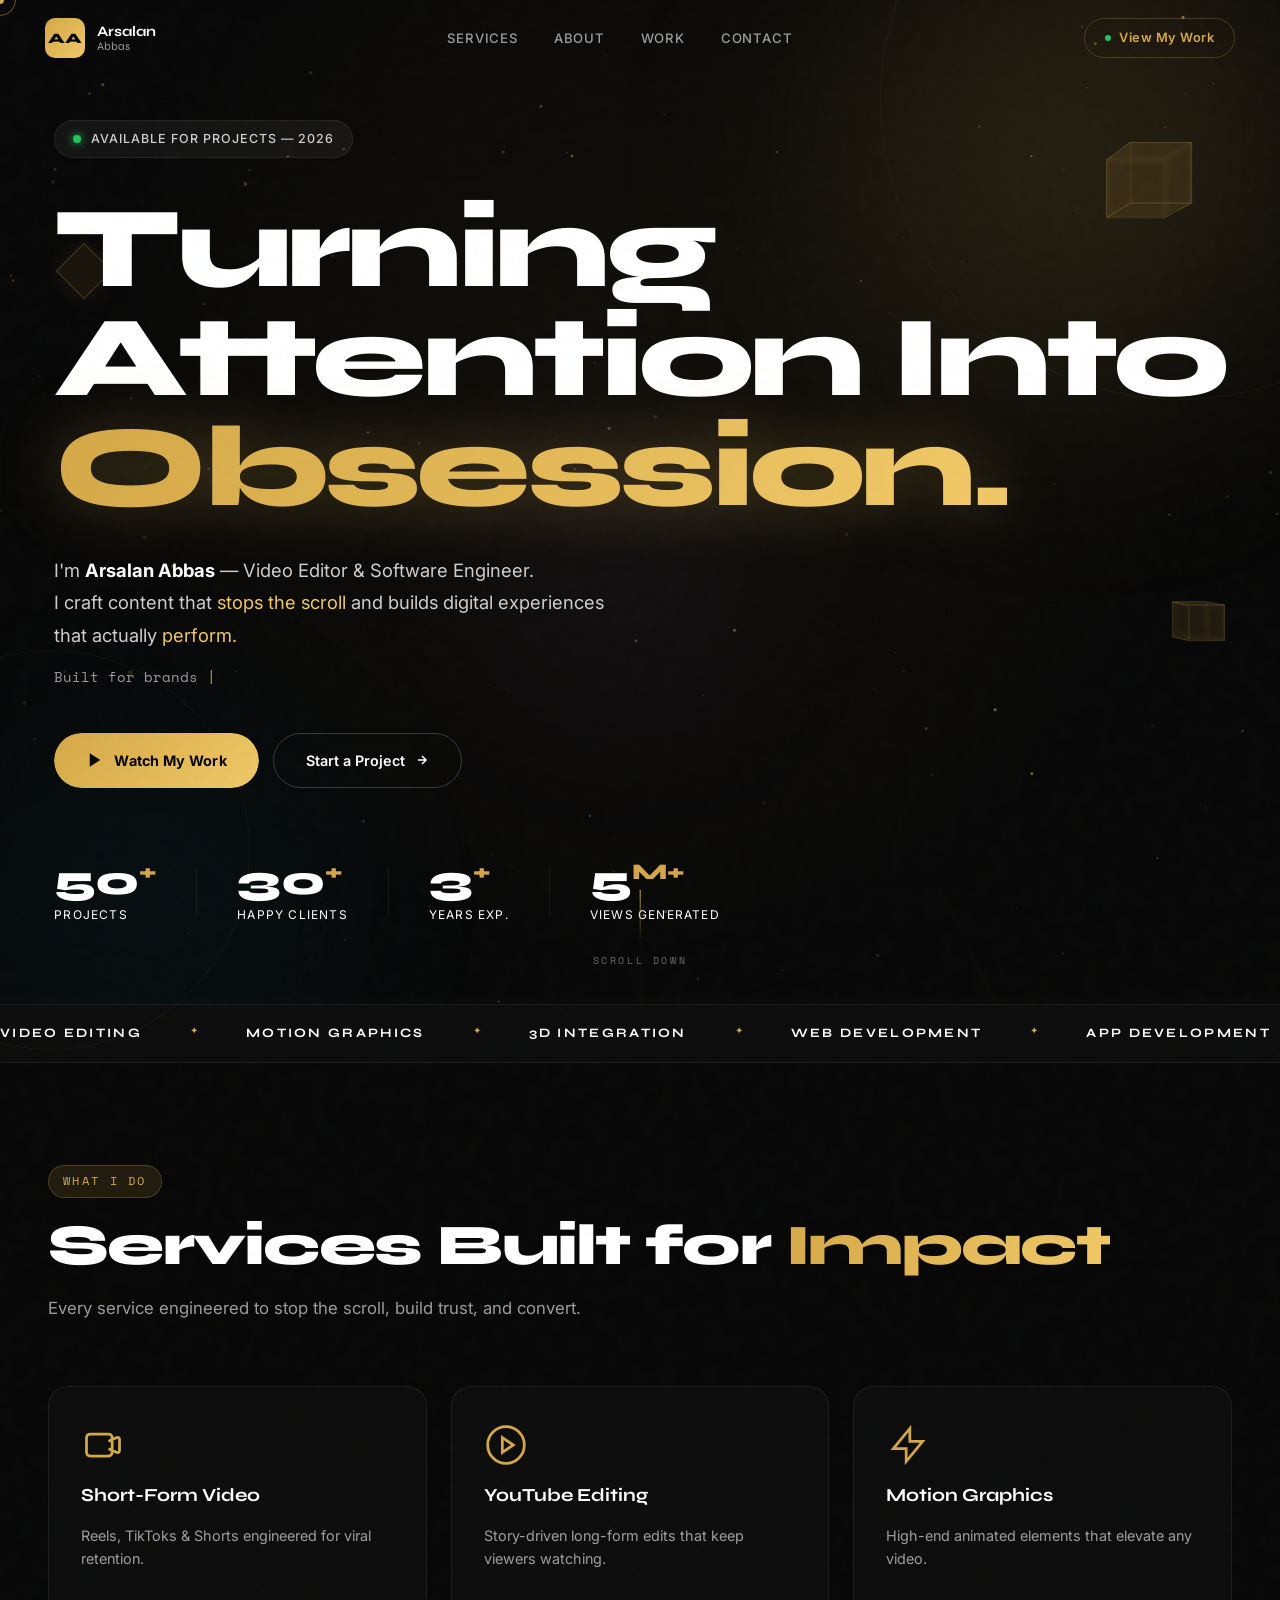
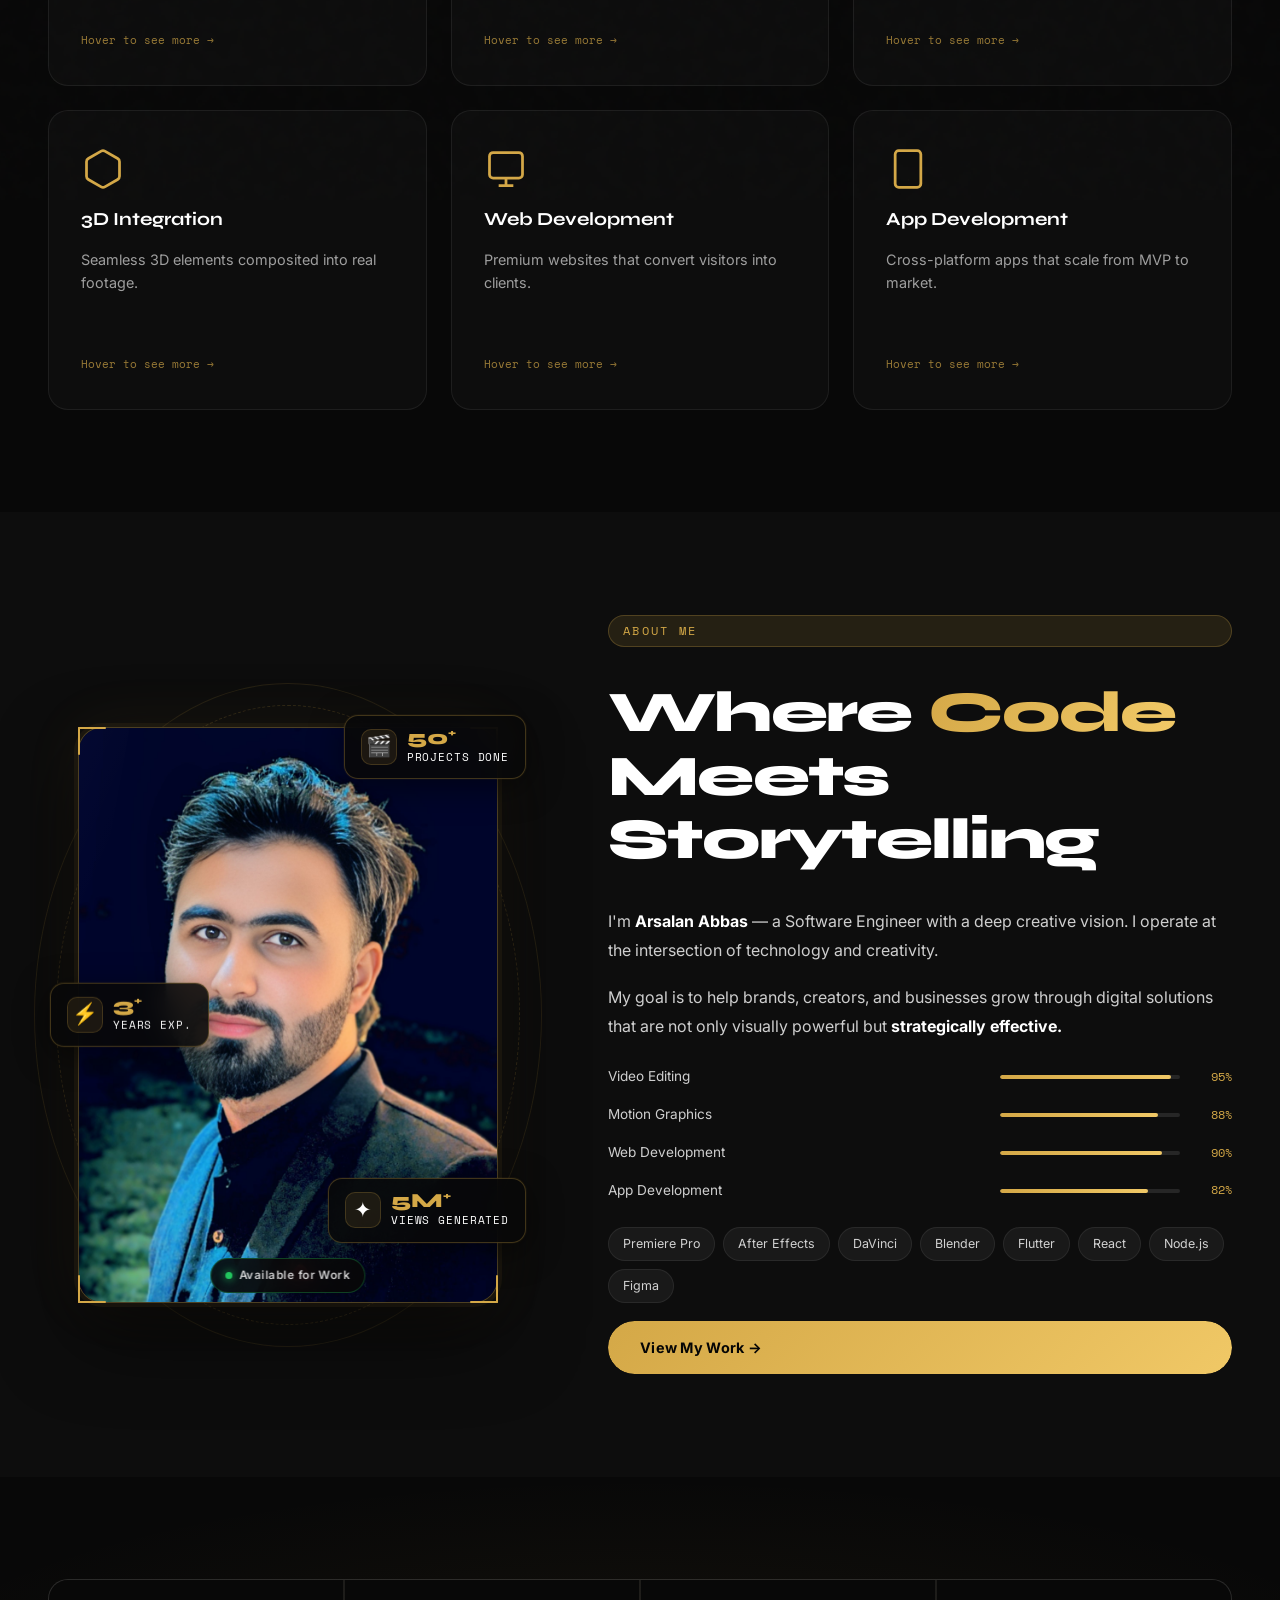
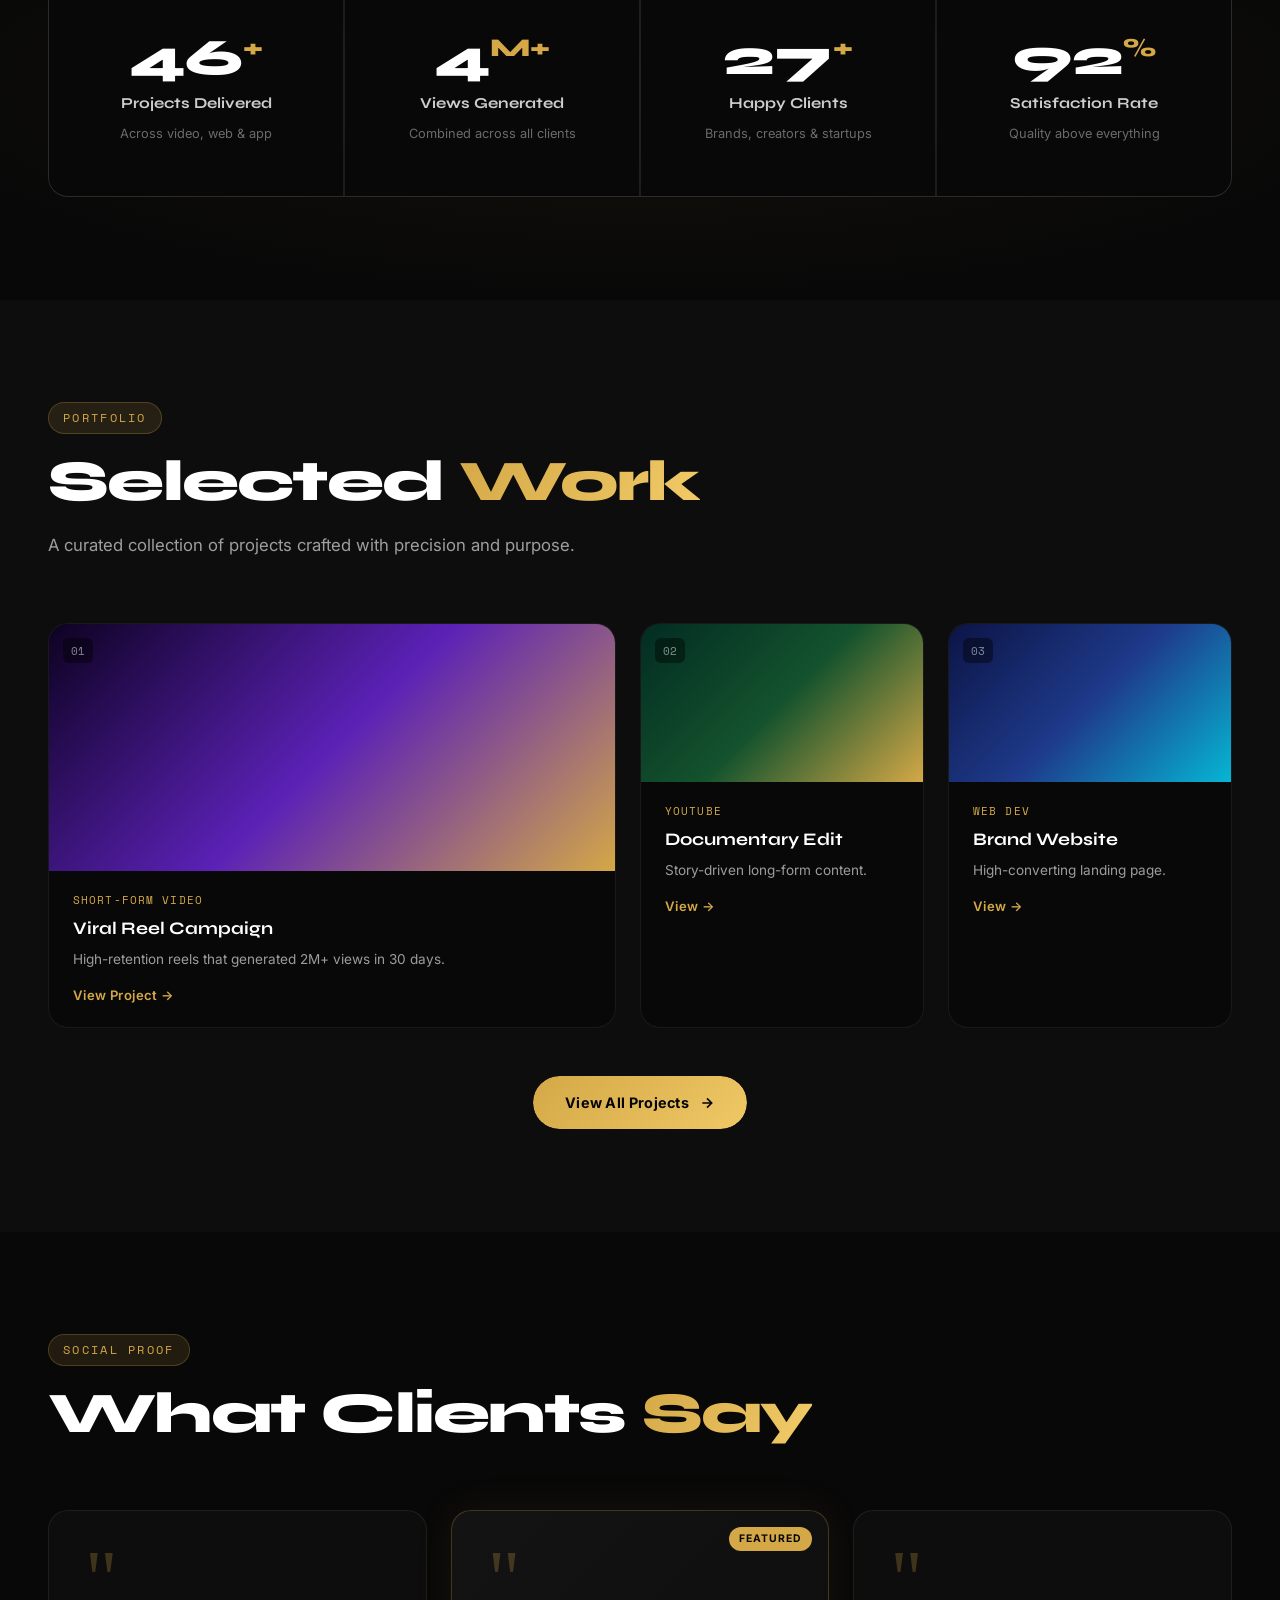
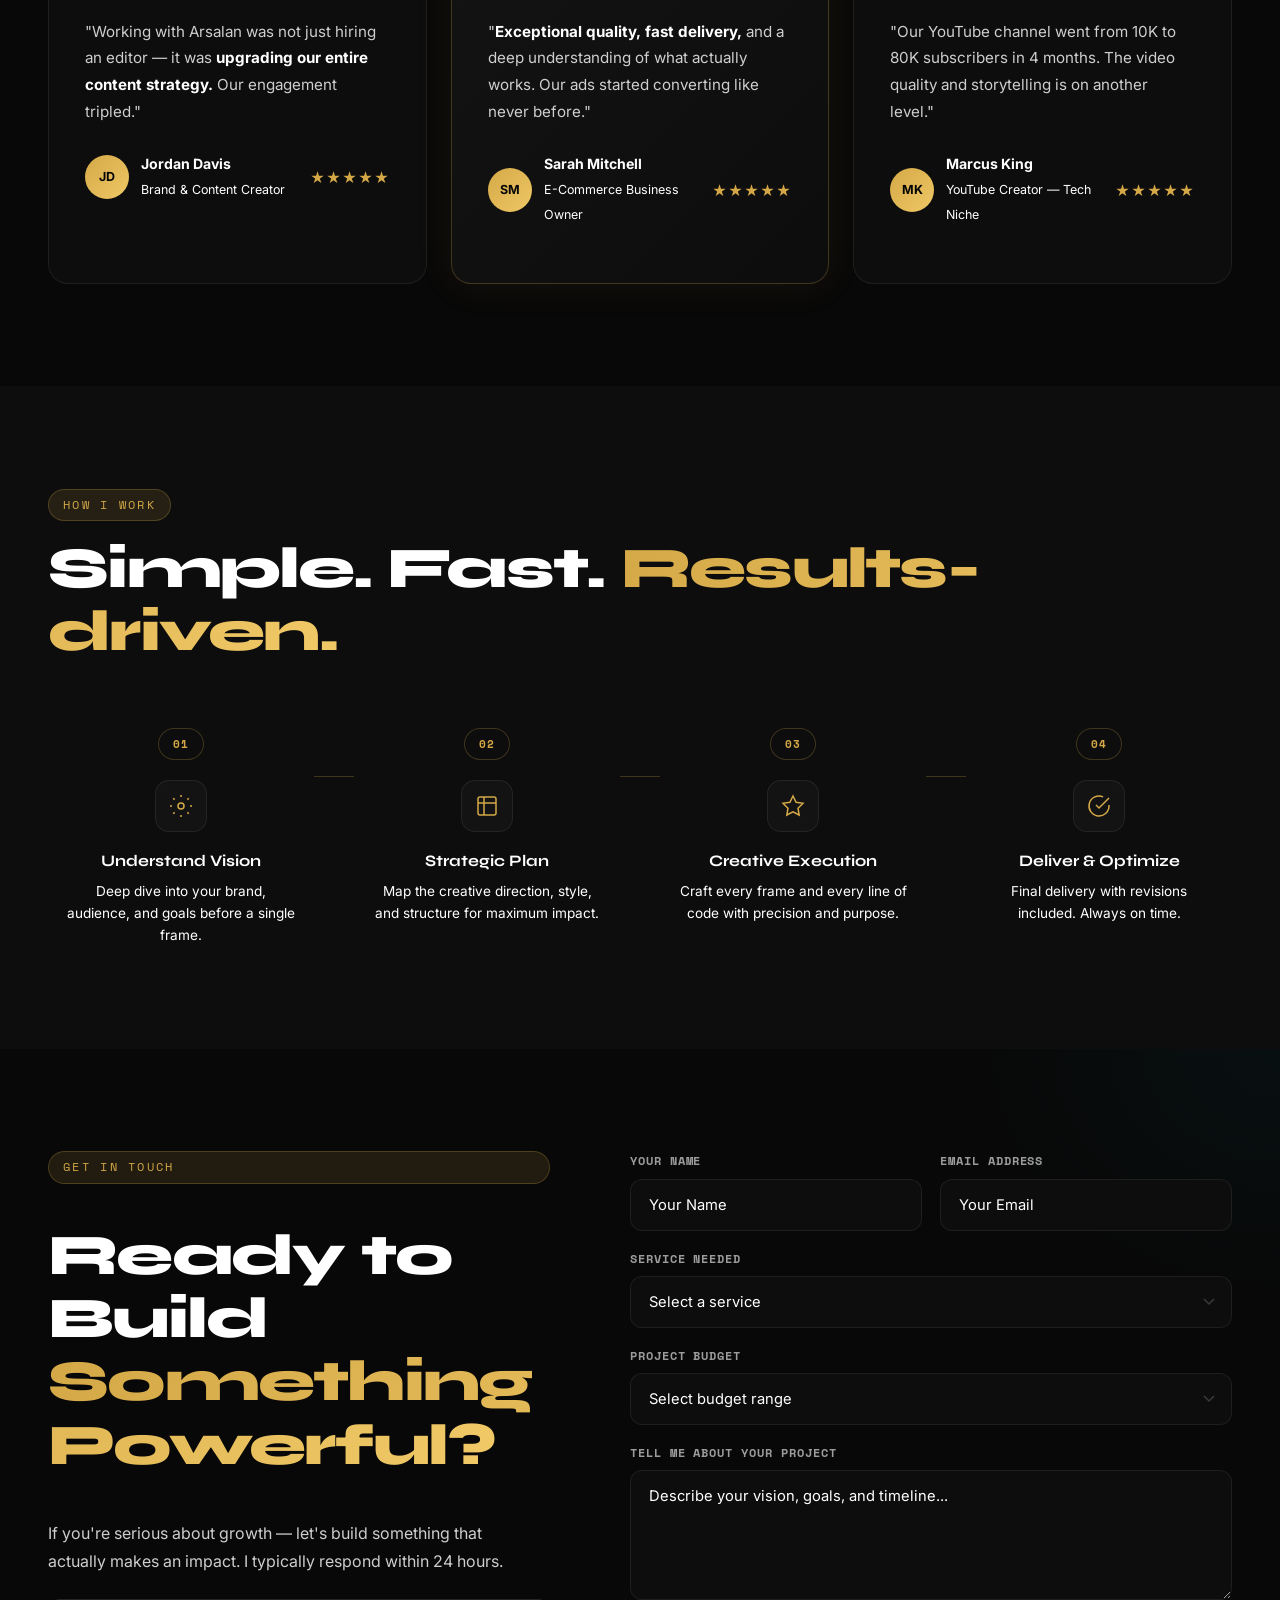
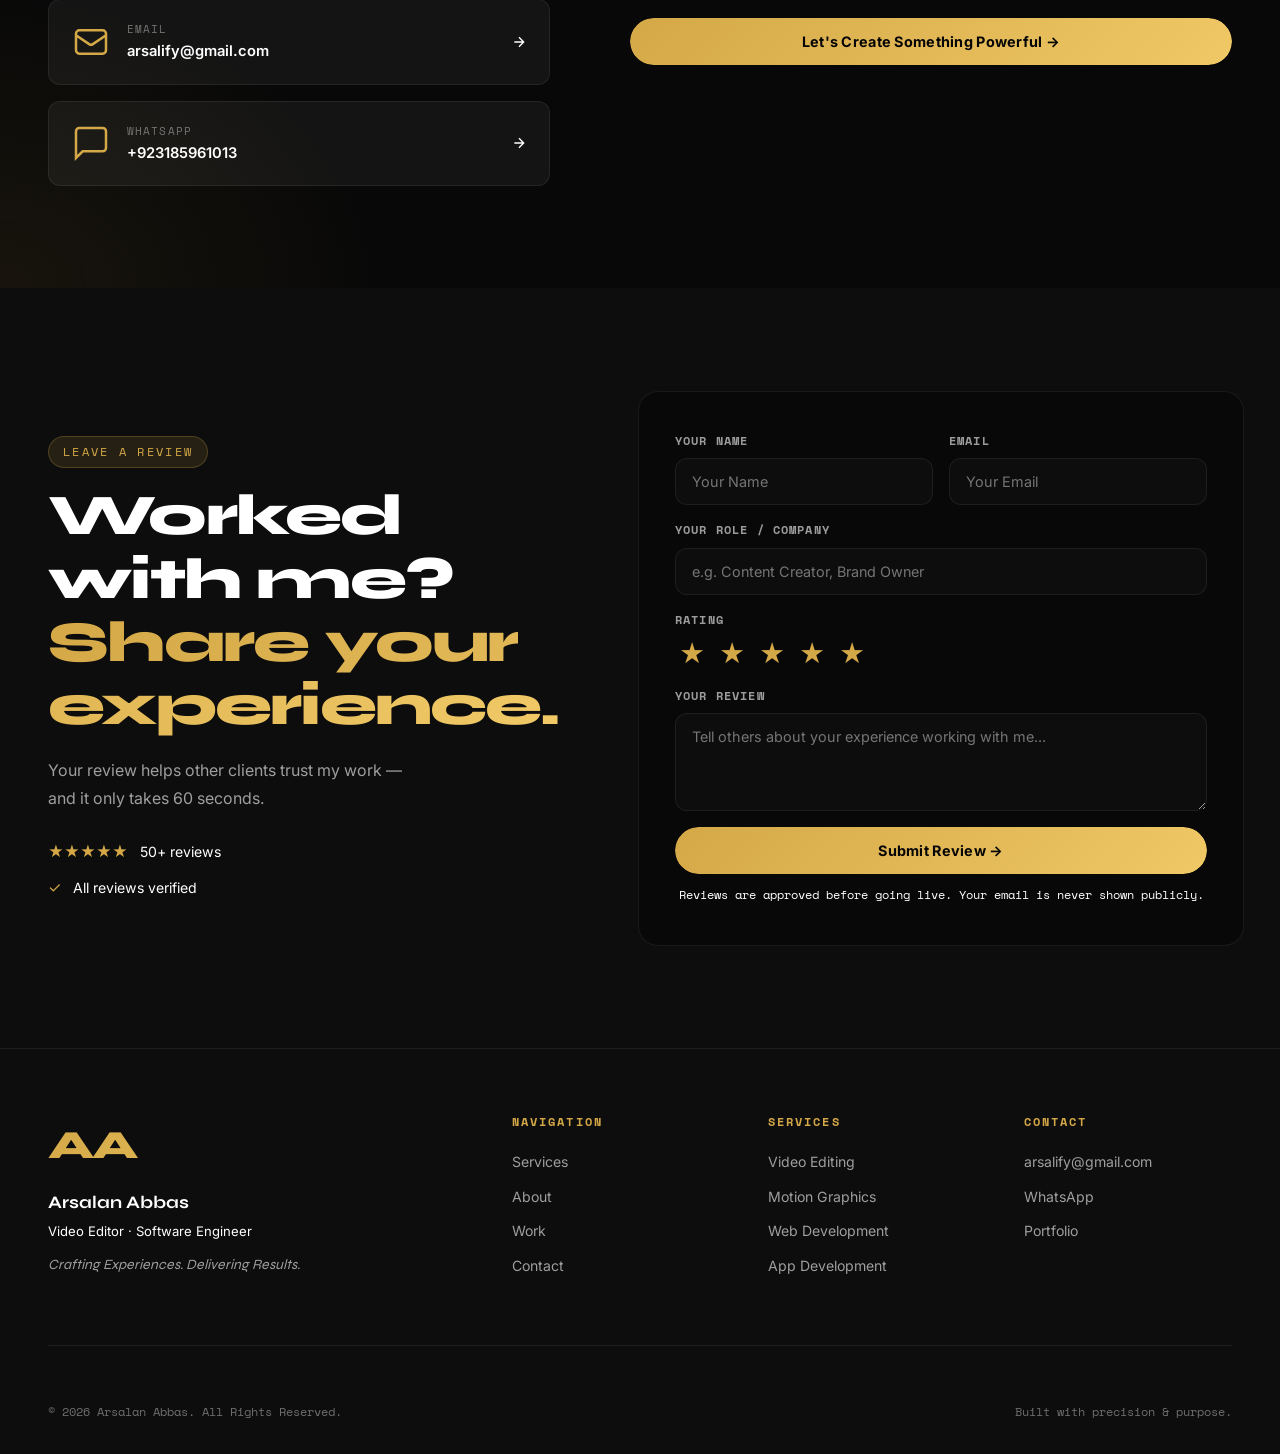
<file: index.html>
<!DOCTYPE html>
<html lang="en">
<head>
  <meta charset="UTF-8" />
  <meta name="viewport" content="width=device-width, initial-scale=1.0" />
  <title>Arsalan Abbas — Video Editor & Software Engineer</title>
  <meta name="description" content="Arsalan Abbas — Professional Video Editor and Software Engineer crafting high-impact content and powerful applications." />
  <link rel="preconnect" href="https://fonts.googleapis.com" />
  <link rel="preconnect" href="https://fonts.gstatic.com" crossorigin />
  <link href="https://fonts.googleapis.com/css2?family=Syne:wght@400;500;600;700;800&family=Inter:wght@300;400;500;600&family=Space+Mono:wght@400;700&display=swap" rel="stylesheet" />
  <link rel="stylesheet" href="styles.css" />
</head>
<body>

  <!-- PRELOADER -->
  <div class="preloader" id="preloader">
    <div class="pre-bg"></div>
    <div class="pre-content">
      <div class="pre-logo-wrap">
        <svg class="pre-svg" viewBox="0 0 120 70" fill="none">
          <path class="pre-path p1" d="M12 58 L36 12 L60 58 M24 40 H48" stroke="url(#g1)" stroke-width="3.5" stroke-linecap="round" stroke-linejoin="round"/>
          <path class="pre-path p2" d="M70 12 V58 M70 12 Q100 12 100 35 Q100 58 70 58" stroke="url(#g1)" stroke-width="3.5" stroke-linecap="round" stroke-linejoin="round"/>
          <defs>
            <linearGradient id="g1" x1="0%" y1="0%" x2="100%" y2="100%">
              <stop offset="0%" stop-color="#d4a847"/>
              <stop offset="100%" stop-color="#f0c866"/>
            </linearGradient>
          </defs>
        </svg>
      </div>
      <div class="pre-tagline">Crafting Experiences</div>
      <div class="pre-bar-wrap">
        <div class="pre-bar" id="pre-bar"></div>
      </div>
      <div class="pre-num" id="pre-num">0%</div>
    </div>
    <div class="pre-panels">
      <div class="pre-panel"></div>
      <div class="pre-panel"></div>
    </div>
  </div>

  <!-- CURSOR -->
  <div class="cursor-dot" id="cdot"></div>
  <div class="cursor-ring" id="cring"></div>
  <div class="cursor-text" id="ctext"></div>

  <!-- NOISE -->
  <div class="grain"></div>

  <!-- SCROLL PROGRESS -->
  <div class="scroll-progress" id="scroll-progress"></div>

  <!-- ======================== NAV ======================== -->
  <header class="site-nav" id="site-nav">
    <div class="nav-wrap">
      <a href="index.html" class="brand">
        <div class="brand-icon">AA</div>
        <div class="brand-text">
          <span>Arsalan</span>
          <span class="brand-sub">Abbas</span>
        </div>
      </a>

      <nav class="main-nav">
        <a href="#services" class="nl">Services</a>
        <a href="#about" class="nl">About</a>
        <a href="work.html" class="nl active">Work</a>
        <a href="#contact" class="nl">Contact</a>
      </nav>

      <div class="nav-right">
        <a href="work.html" class="nav-work-btn">
          <span class="nwb-dot"></span>View My Work
        </a>
        <button class="burger" id="burger">
          <span></span><span></span><span></span>
        </button>
      </div>
    </div>

    <div class="mobile-nav" id="mobile-nav">
      <a href="#services" class="mnl">Services</a>
      <a href="#about" class="mnl">About</a>
      <a href="work.html" class="mnl">Work</a>
      <a href="#contact" class="mnl">Contact</a>
    </div>
  </header>

  <!-- ======================== HERO ======================== -->
  <section class="hero" id="hero">
    <!-- 3D Background Scene -->
    <div class="hero-scene">
      <canvas id="particle-canvas"></canvas>
      <div class="scene-spotlight" id="scene-spotlight"></div>
      <div class="grid-3d">
        <div class="grid-floor"></div>
      </div>
      <div class="orb-a"></div>
      <div class="orb-b"></div>
      <div class="orb-c"></div>
    </div>

    <!-- 3D Floating Shapes -->
    <div class="shapes-3d" aria-hidden="true">
      <div class="shape cube-shape s1">
        <div class="cube">
          <div class="face front"></div><div class="face back"></div>
          <div class="face left"></div><div class="face right"></div>
          <div class="face top"></div><div class="face bottom"></div>
        </div>
      </div>
      <div class="shape cube-shape s2">
        <div class="cube cube-sm">
          <div class="face front"></div><div class="face back"></div>
          <div class="face left"></div><div class="face right"></div>
          <div class="face top"></div><div class="face bottom"></div>
        </div>
      </div>
      <div class="shape diamond-shape s3">
        <div class="diamond"></div>
      </div>
    </div>

    <div class="hero-body">
      <div class="hero-eyebrow">
        <span class="eyebrow-dot"></span>
        <span>Available for Projects — 2026</span>
      </div>

      <h1 class="hero-h1" id="hero-h1">
        <span class="h1-line l1" data-final="Turning">Turning</span>
        <span class="h1-line l2" data-final="Attention Into">Attention Into</span>
        <span class="h1-line l3 gold-3d" data-final="Obsession.">Obsession.</span>
      </h1>

      <p class="hero-desc">
        I'm <strong>Arsalan Abbas</strong> — Video Editor &amp; Software Engineer.<br />
        I craft content that <em>stops the scroll</em> and builds digital experiences<br class="br-hide"/> that actually <em>perform.</em>
      </p>

      <p class="hero-type" id="hero-type"></p>

      <div class="hero-actions">
        <a href="work.html" class="btn-gold magnetic-btn" data-tip="View Reel">
          <span class="btn-gold-bg"></span>
          <svg width="18" height="18" viewBox="0 0 24 24" fill="currentColor"><polygon points="5 3 19 12 5 21 5 3"/></svg>
          <span>Watch My Work</span>
        </a>
        <a href="#contact" class="btn-ghost magnetic-btn" data-tip="Let's Talk">
          <span>Start a Project</span>
          <svg width="14" height="14" viewBox="0 0 24 24" fill="none" stroke="currentColor" stroke-width="2.5"><path d="M5 12h14M12 5l7 7-7 7"/></svg>
        </a>
      </div>

      <div class="hero-metrics">
        <div class="metric">
          <div class="metric-val"><span class="count" data-n="50">0</span><sup>+</sup></div>
          <div class="metric-lbl">Projects</div>
        </div>
        <div class="metric-sep"></div>
        <div class="metric">
          <div class="metric-val"><span class="count" data-n="30">0</span><sup>+</sup></div>
          <div class="metric-lbl">Happy Clients</div>
        </div>
        <div class="metric-sep"></div>
        <div class="metric">
          <div class="metric-val"><span class="count" data-n="3">0</span><sup>+</sup></div>
          <div class="metric-lbl">Years Exp.</div>
        </div>
        <div class="metric-sep"></div>
        <div class="metric">
          <div class="metric-val"><span class="count" data-n="5">0</span><sup>M+</sup></div>
          <div class="metric-lbl">Views Generated</div>
        </div>
      </div>
    </div>

    <a href="#services" class="hero-down">
      <div class="down-line"></div>
      <span>Scroll Down</span>
    </a>
  </section>

  <!-- ======================== MARQUEE ======================== -->
  <div class="ticker">
    <div class="ticker-inner">
      <span>Video Editing</span><i>✦</i>
      <span>Motion Graphics</span><i>✦</i>
      <span>3D Integration</span><i>✦</i>
      <span>Web Development</span><i>✦</i>
      <span>App Development</span><i>✦</i>
      <span>UI/UX Design</span><i>✦</i>
      <span>Social Media Ads</span><i>✦</i>
      <span>Cinematic Edits</span><i>✦</i>
      <span>Video Editing</span><i>✦</i>
      <span>Motion Graphics</span><i>✦</i>
      <span>3D Integration</span><i>✦</i>
      <span>Web Development</span><i>✦</i>
      <span>App Development</span><i>✦</i>
      <span>UI/UX Design</span><i>✦</i>
      <span>Social Media Ads</span><i>✦</i>
      <span>Cinematic Edits</span><i>✦</i>
    </div>
  </div>

  <!-- ======================== SERVICES ======================== -->
  <section class="services-section sec" id="services">
    <div class="wrap">
      <div class="sec-head rv">
        <div class="sec-tag">What I Do</div>
        <h2 class="sec-title">Services Built for <span class="gold-text">Impact</span></h2>
        <p class="sec-sub">Every service engineered to stop the scroll, build trust, and convert.</p>
      </div>

      <!-- 3D FLIP CARDS GRID -->
      <div class="flip-grid">

        <div class="flip-card rv" data-d="0">
          <div class="flip-inner">
            <div class="flip-front">
              <div class="fc-icon"><svg viewBox="0 0 24 24" fill="none" stroke="currentColor" stroke-width="1.5"><path d="M15 10l4.553-2.069A1 1 0 0121 8.87v6.26a1 1 0 01-1.447.894L15 14M3 8a2 2 0 012-2h10a2 2 0 012 2v8a2 2 0 01-2 2H5a2 2 0 01-2-2V8z"/></svg></div>
              <h3>Short-Form Video</h3>
              <p>Reels, TikToks &amp; Shorts engineered for viral retention.</p>
              <span class="fc-hint">Hover to see more →</span>
            </div>
            <div class="flip-back">
              <h3>Short-Form Video</h3>
              <ul>
                <li>✓ Hook-first editing strategy</li>
                <li>✓ Platform-native formats</li>
                <li>✓ Viral caption overlays</li>
                <li>✓ Sound design &amp; music sync</li>
                <li>✓ Trend-aware execution</li>
              </ul>
              <span class="fc-tag">Reels · TikTok · Shorts</span>
            </div>
          </div>
        </div>

        <div class="flip-card rv" data-d="80">
          <div class="flip-inner">
            <div class="flip-front">
              <div class="fc-icon"><svg viewBox="0 0 24 24" fill="none" stroke="currentColor" stroke-width="1.5"><circle cx="12" cy="12" r="10"/><polygon points="10 8 16 12 10 16 10 8"/></svg></div>
              <h3>YouTube Editing</h3>
              <p>Story-driven long-form edits that keep viewers watching.</p>
              <span class="fc-hint">Hover to see more →</span>
            </div>
            <div class="flip-back">
              <h3>YouTube Editing</h3>
              <ul>
                <li>✓ Retention-curve optimization</li>
                <li>✓ Chapter structure</li>
                <li>✓ Custom thumbnails</li>
                <li>✓ B-roll &amp; pacing mastery</li>
                <li>✓ SEO-ready delivery</li>
              </ul>
              <span class="fc-tag">Long-form · Documentary</span>
            </div>
          </div>
        </div>

        <div class="flip-card rv" data-d="160">
          <div class="flip-inner">
            <div class="flip-front">
              <div class="fc-icon"><svg viewBox="0 0 24 24" fill="none" stroke="currentColor" stroke-width="1.5"><path d="M13 10V3L4 14h7v7l9-11h-7z"/></svg></div>
              <h3>Motion Graphics</h3>
              <p>High-end animated elements that elevate any video.</p>
              <span class="fc-hint">Hover to see more →</span>
            </div>
            <div class="flip-back">
              <h3>Motion Graphics</h3>
              <ul>
                <li>✓ Kinetic typography</li>
                <li>✓ Logo reveals</li>
                <li>✓ Animated lower thirds</li>
                <li>✓ Transition packs</li>
                <li>✓ Brand motion identity</li>
              </ul>
              <span class="fc-tag">After Effects · Motion</span>
            </div>
          </div>
        </div>

        <div class="flip-card rv" data-d="240">
          <div class="flip-inner">
            <div class="flip-front">
              <div class="fc-icon"><svg viewBox="0 0 24 24" fill="none" stroke="currentColor" stroke-width="1.5"><path d="M21 16V8a2 2 0 00-1-1.73l-7-4a2 2 0 00-2 0l-7 4A2 2 0 003 8v8a2 2 0 001 1.73l7 4a2 2 0 002 0l7-4A2 2 0 0021 16z"/></svg></div>
              <h3>3D Integration</h3>
              <p>Seamless 3D elements composited into real footage.</p>
              <span class="fc-hint">Hover to see more →</span>
            </div>
            <div class="flip-back">
              <h3>3D Integration</h3>
              <ul>
                <li>✓ 3D text &amp; titles</li>
                <li>✓ VFX compositing</li>
                <li>✓ Product visualization</li>
                <li>✓ Scene enhancement</li>
                <li>✓ Blender + AE pipeline</li>
              </ul>
              <span class="fc-tag">Blender · Cinema 4D</span>
            </div>
          </div>
        </div>

        <div class="flip-card rv" data-d="0">
          <div class="flip-inner">
            <div class="flip-front">
              <div class="fc-icon"><svg viewBox="0 0 24 24" fill="none" stroke="currentColor" stroke-width="1.5"><rect x="3" y="3" width="18" height="14" rx="2"/><path d="M8 21h8M12 17v4"/></svg></div>
              <h3>Web Development</h3>
              <p>Premium websites that convert visitors into clients.</p>
              <span class="fc-hint">Hover to see more →</span>
            </div>
            <div class="flip-back">
              <h3>Web Development</h3>
              <ul>
                <li>✓ Premium UI/UX design</li>
                <li>✓ Fully responsive</li>
                <li>✓ High-converting layouts</li>
                <li>✓ Performance optimized</li>
                <li>✓ SEO-ready structure</li>
              </ul>
              <span class="fc-tag">React · Next.js · Tailwind</span>
            </div>
          </div>
        </div>

        <div class="flip-card rv" data-d="80">
          <div class="flip-inner">
            <div class="flip-front">
              <div class="fc-icon"><svg viewBox="0 0 24 24" fill="none" stroke="currentColor" stroke-width="1.5"><rect x="5" y="2" width="14" height="20" rx="2"/><line x1="12" y1="18" x2="12.01" y2="18"/></svg></div>
              <h3>App Development</h3>
              <p>Cross-platform apps that scale from MVP to market.</p>
              <span class="fc-hint">Hover to see more →</span>
            </div>
            <div class="flip-back">
              <h3>App Development</h3>
              <ul>
                <li>✓ Flutter cross-platform</li>
                <li>✓ Android &amp; iOS</li>
                <li>✓ API integration</li>
                <li>✓ MVP for startups</li>
                <li>✓ Backend &amp; database</li>
              </ul>
              <span class="fc-tag">Flutter · Firebase · Node</span>
            </div>
          </div>
        </div>

      </div>
    </div>
  </section>

  <!-- ======================== ABOUT ======================== -->
  <section class="about-sec sec" id="about">
    <div class="wrap">
      <div class="about-layout">
        <div class="about-vis rv">
          <div class="photo-wrap">

            <!-- ✦ DECORATIVE RINGS -->
            <div class="photo-ring r-outer"></div>
            <div class="photo-ring r-inner"></div>

            <!-- ✦ CORNER ACCENT LINES -->
            <div class="photo-corner c-tl"></div>
            <div class="photo-corner c-tr"></div>
            <div class="photo-corner c-bl"></div>
            <div class="photo-corner c-br"></div>

            <!-- ✦ PHOTO FRAME -->
            <div class="photo-frame">
              <img
                src="images/arsal.png.jpeg"
                alt="Arsalan Abbas"
                class="photo-img"
                id="profile-photo"
                onload="document.getElementById('photo-placeholder').style.display='none'; this.style.display='block';"
                onerror="this.style.display='none'; document.getElementById('photo-placeholder').style.display='flex';"
              />
              <!-- Shown when no image is provided -->
              <div class="photo-placeholder" id="photo-placeholder">
                <div class="php-icon">
                  <svg viewBox="0 0 24 24" fill="none" stroke="currentColor" stroke-width="1.2">
                    <path d="M20 21v-2a4 4 0 00-4-4H8a4 4 0 00-4 4v2"/>
                    <circle cx="12" cy="7" r="4"/>
                  </svg>
                </div>
                <div class="php-initials">AA</div>
                <div class="php-hint">Add your photo in index.html<br/><code>src="your-photo.jpg"</code></div>
              </div>
              <!-- Gold shimmer overlay -->
              <div class="photo-shimmer"></div>
            </div>

            <!-- ✦ FLOATING STAT BADGES -->
            <div class="photo-badge pb-top">
              <div class="pbb-icon">🎬</div>
              <div class="pbb-text">
                <span class="pbb-n">50<sup>+</sup></span>
                <span class="pbb-l">Projects Done</span>
              </div>
            </div>

            <div class="photo-badge pb-mid">
              <div class="pbb-icon">⚡</div>
              <div class="pbb-text">
                <span class="pbb-n">3<sup>+</sup></span>
                <span class="pbb-l">Years Exp.</span>
              </div>
            </div>

            <div class="photo-badge pb-bot">
              <div class="pbb-icon">✦</div>
              <div class="pbb-text">
                <span class="pbb-n">5M<sup>+</sup></span>
                <span class="pbb-l">Views Generated</span>
              </div>
            </div>

            <!-- ✦ AVAILABILITY DOT -->
            <div class="photo-available">
              <span class="avail-dot"></span>
              <span>Available for Work</span>
            </div>

          </div>
        </div>

        <div class="about-copy rv">
          <div class="sec-tag">About Me</div>
          <h2 class="sec-title">Where <span class="gold-text">Code</span> Meets<br/>Storytelling</h2>
          <p>I'm <strong>Arsalan Abbas</strong> — a Software Engineer with a deep creative vision. I operate at the intersection of technology and creativity.</p>
          <p>My goal is to help brands, creators, and businesses grow through digital solutions that are not only visually powerful but <strong>strategically effective.</strong></p>

          <div class="skill-bars">
            <div class="skill-row">
              <span>Video Editing</span>
              <div class="skill-track"><div class="skill-fill" data-w="95"></div></div>
              <span class="skill-pct">95%</span>
            </div>
            <div class="skill-row">
              <span>Motion Graphics</span>
              <div class="skill-track"><div class="skill-fill" data-w="88"></div></div>
              <span class="skill-pct">88%</span>
            </div>
            <div class="skill-row">
              <span>Web Development</span>
              <div class="skill-track"><div class="skill-fill" data-w="90"></div></div>
              <span class="skill-pct">90%</span>
            </div>
            <div class="skill-row">
              <span>App Development</span>
              <div class="skill-track"><div class="skill-fill" data-w="82"></div></div>
              <span class="skill-pct">82%</span>
            </div>
          </div>

          <div class="tool-chips">
            <span>Premiere Pro</span><span>After Effects</span><span>DaVinci</span>
            <span>Blender</span><span>Flutter</span><span>React</span>
            <span>Node.js</span><span>Figma</span>
          </div>

          <a href="work.html" class="btn-gold magnetic-btn" style="display:inline-flex">
            <span class="btn-gold-bg"></span>
            <span>View My Work →</span>
          </a>
        </div>
      </div>
    </div>
  </section>

  <!-- ======================== IMPACT NUMBERS ======================== -->
  <section class="impact-sec sec" id="impact">
    <div class="impact-bg"></div>
    <div class="wrap">
      <div class="impact-grid">
        <div class="impact-item rv">
          <div class="ii-num"><span class="count" data-n="50">0</span><sup>+</sup></div>
          <div class="ii-label">Projects Delivered</div>
          <div class="ii-desc">Across video, web &amp; app</div>
        </div>
        <div class="impact-item rv" data-d="100">
          <div class="ii-num"><span class="count" data-n="5">0</span><sup>M+</sup></div>
          <div class="ii-label">Views Generated</div>
          <div class="ii-desc">Combined across all clients</div>
        </div>
        <div class="impact-item rv" data-d="200">
          <div class="ii-num"><span class="count" data-n="30">0</span><sup>+</sup></div>
          <div class="ii-label">Happy Clients</div>
          <div class="ii-desc">Brands, creators &amp; startups</div>
        </div>
        <div class="impact-item rv" data-d="300">
          <div class="ii-num"><span class="count" data-n="100">0</span><sup>%</sup></div>
          <div class="ii-label">Satisfaction Rate</div>
          <div class="ii-desc">Quality above everything</div>
        </div>
      </div>
    </div>
  </section>

  <!-- ======================== WORK PREVIEW ======================== -->
  <section class="preview-sec sec" id="work-preview">
    <div class="wrap">
      <div class="sec-head rv">
        <div class="sec-tag">Portfolio</div>
        <h2 class="sec-title">Selected <span class="gold-text">Work</span></h2>
        <p class="sec-sub">A curated collection of projects crafted with precision and purpose.</p>
      </div>

      <div class="preview-grid">
        <div class="preview-card large rv" data-d="0">
          <div class="pc-thumb">
            <div class="pc-grad g1"></div>
            <div class="pc-overlay">
              <div class="pc-play"><svg viewBox="0 0 24 24" fill="currentColor"><polygon points="5 3 19 12 5 21 5 3"/></svg></div>
            </div>
            <div class="pc-num">01</div>
          </div>
          <div class="pc-info">
            <span class="pc-cat">Short-Form Video</span>
            <h3>Viral Reel Campaign</h3>
            <p>High-retention reels that generated 2M+ views in 30 days.</p>
            <a href="work.html" class="pc-link">View Project →</a>
          </div>
        </div>

        <div class="preview-card rv" data-d="100">
          <div class="pc-thumb">
            <div class="pc-grad g2"></div>
            <div class="pc-overlay">
              <div class="pc-play sm"><svg viewBox="0 0 24 24" fill="currentColor"><polygon points="5 3 19 12 5 21 5 3"/></svg></div>
            </div>
            <div class="pc-num">02</div>
          </div>
          <div class="pc-info">
            <span class="pc-cat">YouTube</span>
            <h3>Documentary Edit</h3>
            <p>Story-driven long-form content.</p>
            <a href="work.html" class="pc-link">View →</a>
          </div>
        </div>

        <div class="preview-card rv" data-d="200">
          <div class="pc-thumb">
            <div class="pc-grad g3"></div>
            <div class="pc-overlay">
              <div class="pc-play sm"><svg viewBox="0 0 24 24" fill="currentColor"><polygon points="5 3 19 12 5 21 5 3"/></svg></div>
            </div>
            <div class="pc-num">03</div>
          </div>
          <div class="pc-info">
            <span class="pc-cat">Web Dev</span>
            <h3>Brand Website</h3>
            <p>High-converting landing page.</p>
            <a href="work.html" class="pc-link">View →</a>
          </div>
        </div>
      </div>

      <div class="preview-cta rv">
        <a href="work.html" class="btn-gold magnetic-btn">
          <span class="btn-gold-bg"></span>
          <span>View All Projects</span>
          <svg width="16" height="16" viewBox="0 0 24 24" fill="none" stroke="currentColor" stroke-width="2.5"><path d="M5 12h14M12 5l7 7-7 7"/></svg>
        </a>
      </div>
    </div>
  </section>

  <!-- ======================== TESTIMONIALS ======================== -->
  <section class="testi-sec sec" id="testimonials">
    <div class="wrap">
      <div class="sec-head rv">
        <div class="sec-tag">Social Proof</div>
        <h2 class="sec-title">What Clients <span class="gold-text">Say</span></h2>
      </div>

      <div class="testi-grid">
        <div class="testi-card rv" data-d="0">
          <div class="tc-quote">"</div>
          <p>"Working with Arsalan was not just hiring an editor — it was <strong>upgrading our entire content strategy.</strong> Our engagement tripled."</p>
          <div class="tc-author">
            <div class="tc-av">JD</div>
            <div>
              <strong>Jordan Davis</strong>
              <span>Brand &amp; Content Creator</span>
            </div>
            <div class="tc-stars">★★★★★</div>
          </div>
        </div>

        <div class="testi-card featured rv" data-d="150">
          <div class="tc-badge">Featured</div>
          <div class="tc-quote">"</div>
          <p>"<strong>Exceptional quality, fast delivery,</strong> and a deep understanding of what actually works. Our ads started converting like never before."</p>
          <div class="tc-author">
            <div class="tc-av">SM</div>
            <div>
              <strong>Sarah Mitchell</strong>
              <span>E-Commerce Business Owner</span>
            </div>
            <div class="tc-stars">★★★★★</div>
          </div>
        </div>

        <div class="testi-card rv" data-d="300">
          <div class="tc-quote">"</div>
          <p>"Our YouTube channel went from 10K to 80K subscribers in 4 months. The video quality and storytelling is on another level."</p>
          <div class="tc-author">
            <div class="tc-av">MK</div>
            <div>
              <strong>Marcus King</strong>
              <span>YouTube Creator — Tech Niche</span>
            </div>
            <div class="tc-stars">★★★★★</div>
          </div>
        </div>
      </div>
    </div>
  </section>

  <!-- ======================== PROCESS ======================== -->
  <section class="process-sec sec" id="process">
    <div class="wrap">
      <div class="sec-head rv">
        <div class="sec-tag">How I Work</div>
        <h2 class="sec-title">Simple. Fast. <span class="gold-text">Results-driven.</span></h2>
      </div>

      <div class="process-flow">
        <div class="pf-step rv" data-d="0">
          <div class="pf-num">01</div>
          <div class="pf-icon"><svg viewBox="0 0 24 24" fill="none" stroke="currentColor" stroke-width="1.5"><circle cx="12" cy="12" r="3"/><path d="M12 1v2M12 21v2M4.22 4.22l1.42 1.42M18.36 18.36l1.42 1.42M1 12h2M21 12h2M4.22 19.78l1.42-1.42M18.36 5.64l1.42-1.42"/></svg></div>
          <h3>Understand Vision</h3>
          <p>Deep dive into your brand, audience, and goals before a single frame.</p>
        </div>
        <div class="pf-connector"></div>
        <div class="pf-step rv" data-d="100">
          <div class="pf-num">02</div>
          <div class="pf-icon"><svg viewBox="0 0 24 24" fill="none" stroke="currentColor" stroke-width="1.5"><path d="M9 3H5a2 2 0 00-2 2v4m6-6h10a2 2 0 012 2v4M9 3v18m0 0h10a2 2 0 002-2V9M9 21H5a2 2 0 01-2-2V9m0 0h18"/></svg></div>
          <h3>Strategic Plan</h3>
          <p>Map the creative direction, style, and structure for maximum impact.</p>
        </div>
        <div class="pf-connector"></div>
        <div class="pf-step rv" data-d="200">
          <div class="pf-num">03</div>
          <div class="pf-icon"><svg viewBox="0 0 24 24" fill="none" stroke="currentColor" stroke-width="1.5"><polygon points="12 2 15.09 8.26 22 9.27 17 14.14 18.18 21.02 12 17.77 5.82 21.02 7 14.14 2 9.27 8.91 8.26 12 2"/></svg></div>
          <h3>Creative Execution</h3>
          <p>Craft every frame and every line of code with precision and purpose.</p>
        </div>
        <div class="pf-connector"></div>
        <div class="pf-step rv" data-d="300">
          <div class="pf-num">04</div>
          <div class="pf-icon"><svg viewBox="0 0 24 24" fill="none" stroke="currentColor" stroke-width="1.5"><path d="M22 11.08V12a10 10 0 11-5.93-9.14"/><polyline points="22 4 12 14.01 9 11.01"/></svg></div>
          <h3>Deliver &amp; Optimize</h3>
          <p>Final delivery with revisions included. Always on time.</p>
        </div>
      </div>
    </div>
  </section>

  <!-- ======================== CONTACT ======================== -->
  <section class="contact-sec sec" id="contact">
    <div class="contact-bg-glow"></div>
    <div class="wrap">
      <div class="contact-layout">
        <div class="contact-left rv">
          <div class="sec-tag">Get In Touch</div>
          <h2 class="sec-title">Ready to Build<br/><span class="gold-text">Something Powerful?</span></h2>
          <p class="contact-desc">If you're serious about growth — let's build something that actually makes an impact. I typically respond within 24 hours.</p>

          <div class="contact-links">
            <a href="mailto:arsalify@gmail.com" class="contact-link">
              <div class="cl-icon"><svg viewBox="0 0 24 24" fill="none" stroke="currentColor" stroke-width="1.5"><path d="M3 8l7.89 5.26a2 2 0 002.22 0L21 8M5 19h14a2 2 0 002-2V7a2 2 0 00-2-2H5a2 2 0 00-2 2v10a2 2 0 002 2z"/></svg></div>
              <div>
                <span class="cl-label">Email</span>
                <span class="cl-val">arsalify@gmail.com</span>
              </div>
              <svg class="cl-arrow" width="16" height="16" viewBox="0 0 24 24" fill="none" stroke="currentColor" stroke-width="2"><path d="M5 12h14M12 5l7 7-7 7"/></svg>
            </a>
            <a href="https://wa.me/923185961013" class="contact-link" target="_blank" rel="noopener noreferrer">
              <div class="cl-icon"><svg viewBox="0 0 24 24" fill="none" stroke="currentColor" stroke-width="1.5"><path d="M21 15a2 2 0 01-2 2H7l-4 4V5a2 2 0 012-2h14a2 2 0 012 2z"/></svg></div>
              <div>
                <span class="cl-label">WhatsApp</span>
                <span class="cl-val">+923185961013</span>
              </div>
              <svg class="cl-arrow" width="16" height="16" viewBox="0 0 24 24" fill="none" stroke="currentColor" stroke-width="2"><path d="M5 12h14M12 5l7 7-7 7"/></svg>
            </a>
          </div>
        </div>

        <div class="contact-right rv">
          <form class="cform" id="cform">
            <div class="cf-row">
              <div class="cf-field">
                <label>Your Name</label>
                <input type="text" name="name" placeholder="Your Name" required />
              </div>
              <div class="cf-field">
                <label>Email Address</label>
                <input type="email" name="email" placeholder="Your Email" required />
              </div>
            </div>
            <div class="cf-field">
              <label>Service Needed</label>
              <select name="service">
                <option value="" disabled selected>Select a service</option>
                <option>Video Editing (Short-Form)</option>
                <option>YouTube Editing</option>
                <option>Motion Graphics</option>
                <option>Web Development</option>
                <option>App Development</option>
                <option>Full Package</option>
              </select>
            </div>
            <div class="cf-field">
              <label>Project Budget</label>
              <select name="budget">
                <option value="" disabled selected>Select budget range</option>
                <option>$100 - $500</option>
                <option>$500 - $1,500</option>
                <option>$1,500 - $5,000</option>
                <option>$5,000+</option>
              </select>
            </div>
            <div class="cf-field">
              <label>Tell Me About Your Project</label>
              <textarea name="message" rows="4" placeholder="Describe your vision, goals, and timeline..." required></textarea>
            </div>
            <button type="submit" class="btn-gold full magnetic-btn" id="cf-submit">
              <span class="btn-gold-bg"></span>
              <span id="cf-text">Let's Create Something Powerful →</span>
            </button>
          </form>
        </div>
      </div>
    </div>
  </section>

  <!-- ======================== LEAVE A REVIEW ======================== -->
  <section class="review-sec sec" id="leave-review">
    <div class="wrap">
      <div class="review-layout">
        <div class="review-left rv">
          <div class="sec-tag">Leave a Review</div>
          <h2 class="sec-title">Worked with me?<br/><span class="gold-text">Share your experience.</span></h2>
          <p style="color:var(--w60);font-size:1rem;line-height:1.75;max-width:380px;">Your review helps other clients trust my work — and it only takes 60 seconds.</p>
          <div class="review-trust">
            <div class="rt-item"><span>★★★★★</span><span>50+ reviews</span></div>
            <div class="rt-item"><span>✓</span><span>All reviews verified</span></div>
          </div>
        </div>
        <div class="review-right rv">
          <form class="review-form-card" id="review-form">
            <input type="hidden" name="rating" id="review-rating" value="5"/>
            <div class="rf-row">
              <div class="rf-field">
                <label>Your Name</label>
                <input type="text" name="name" placeholder="Your Name" required/>
              </div>
              <div class="rf-field">
                <label>Email</label>
                <input type="email" name="email" placeholder="Your Email" required/>
              </div>
            </div>
            <div class="rf-field">
              <label>Your Role / Company</label>
              <input type="text" name="role" placeholder="e.g. Content Creator, Brand Owner"/>
            </div>
            <div class="rf-field">
              <label>Rating</label>
              <div class="star-picker">
                <button type="button" class="star-btn active" data-v="1">★</button>
                <button type="button" class="star-btn active" data-v="2">★</button>
                <button type="button" class="star-btn active" data-v="3">★</button>
                <button type="button" class="star-btn active" data-v="4">★</button>
                <button type="button" class="star-btn active" data-v="5">★</button>
              </div>
            </div>
            <div class="rf-field">
              <label>Your Review</label>
              <textarea name="review" rows="4" placeholder="Tell others about your experience working with me..." required></textarea>
            </div>
            <button type="submit" class="btn-gold full review-submit-btn magnetic-btn">
              <span class="btn-gold-bg"></span>
              <span>Submit Review →</span>
            </button>
            <p class="rf-note">Reviews are approved before going live. Your email is never shown publicly.</p>
          </form>
        </div>
      </div>
    </div>
  </section>

  <!-- ======================== FOOTER ======================== -->
  <footer class="site-footer">
    <div class="wrap">
      <div class="footer-grid">
        <div class="footer-brand-col">
          <div class="footer-logo">AA</div>
          <p class="footer-brand-name">Arsalan Abbas</p>
          <p class="footer-brand-role">Video Editor · Software Engineer</p>
          <p class="footer-tagline">Crafting Experiences. Delivering Results.</p>
        </div>
        <div class="footer-links-col">
          <h4>Navigation</h4>
          <a href="#services">Services</a>
          <a href="#about">About</a>
          <a href="work.html">Work</a>
          <a href="#contact">Contact</a>
        </div>
        <div class="footer-links-col">
          <h4>Services</h4>
          <a href="#">Video Editing</a>
          <a href="#">Motion Graphics</a>
          <a href="#">Web Development</a>
          <a href="#">App Development</a>
        </div>
        <div class="footer-links-col">
          <h4>Contact</h4>
          <a href="mailto:arsalify@gmail.com">arsalify@gmail.com</a>
          <a href="https://wa.me/923185961013" target="_blank" rel="noopener noreferrer">WhatsApp</a>
          <a href="work.html">Portfolio</a>
        </div>
      </div>
      <div class="footer-bottom">
        <span>© 2026 Arsalan Abbas. All Rights Reserved.</span>
        <span>Built with precision &amp; purpose.</span>
      </div>
    </div>
  </footer>

  <!-- 3D FLOATING OBJECTS (global decorations) -->
  <div class="global-decos" aria-hidden="true">
    <div class="gd-ring r1"></div>
    <div class="gd-ring r2"></div>
    <div class="gd-dot d1"></div>
    <div class="gd-dot d2"></div>
    <div class="gd-dot d3"></div>
  </div>

  <script src="script.js"></script>
</body>
</html>
</file>
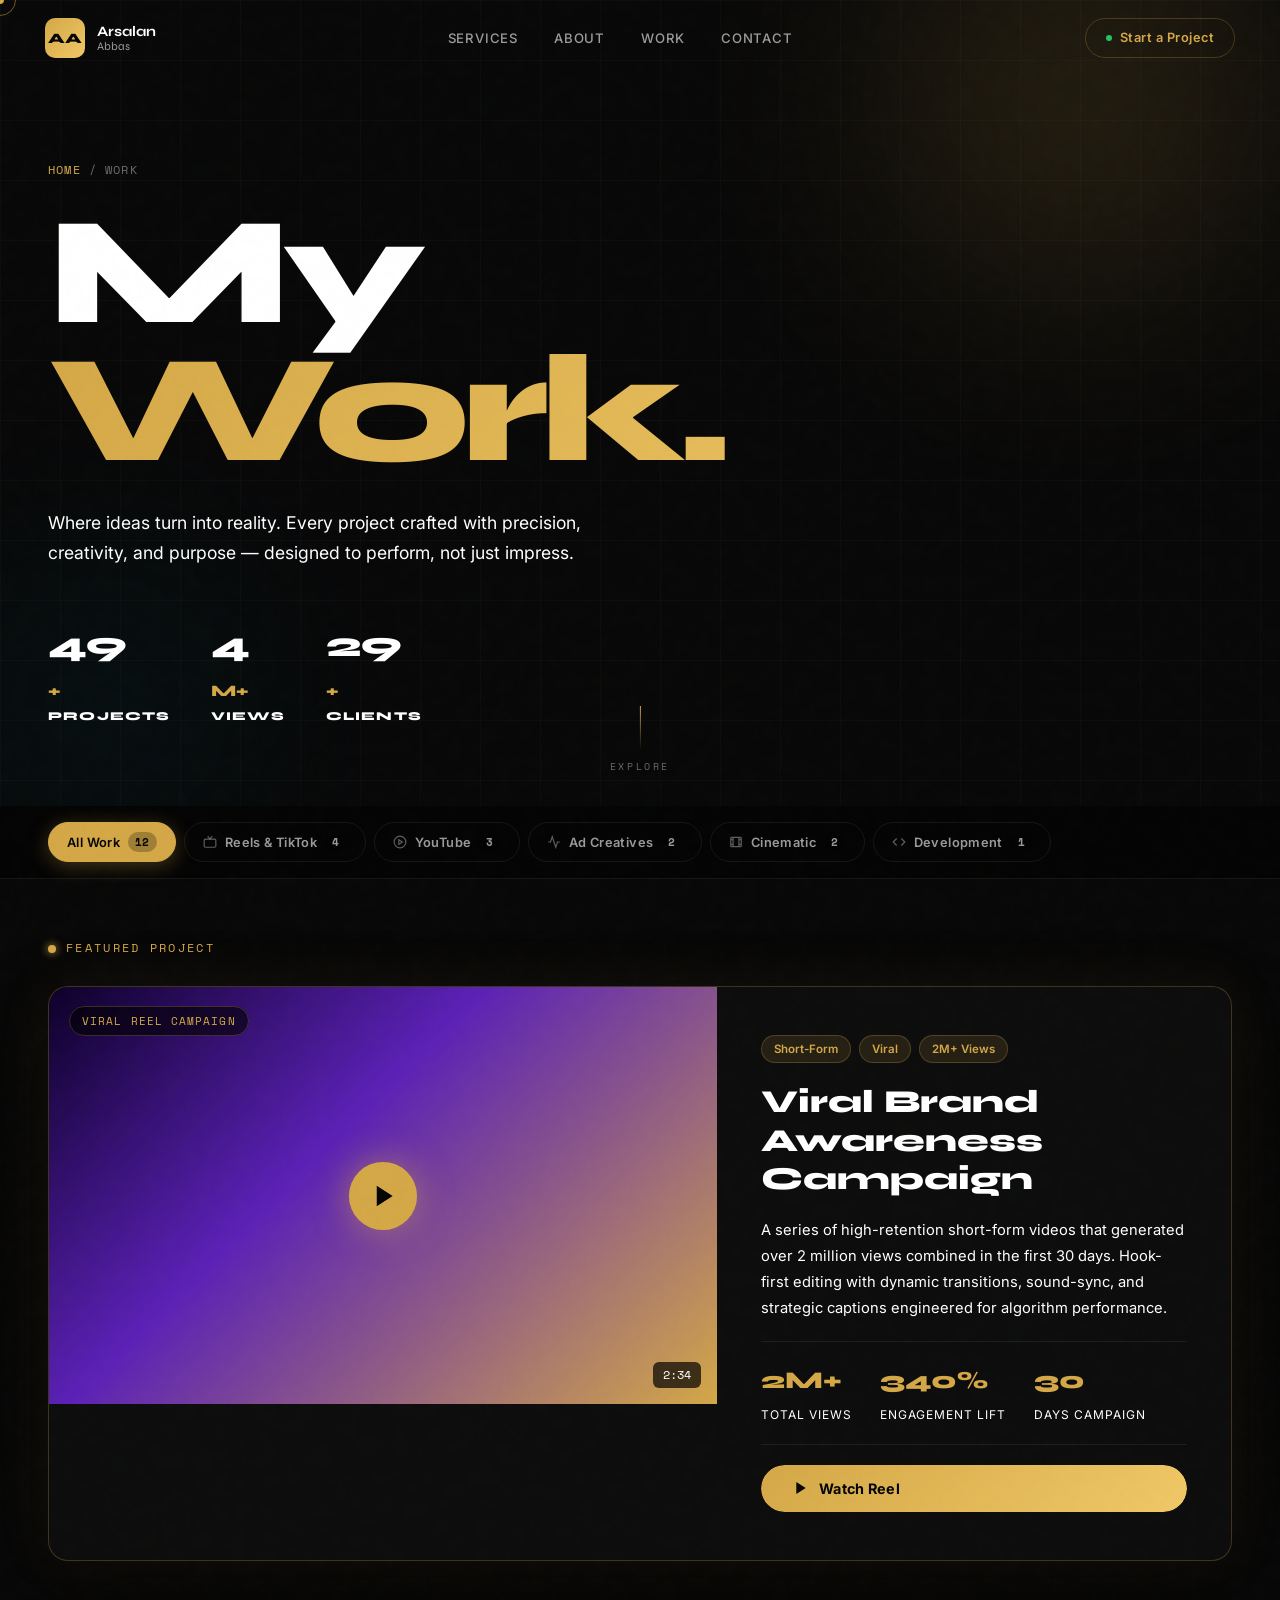
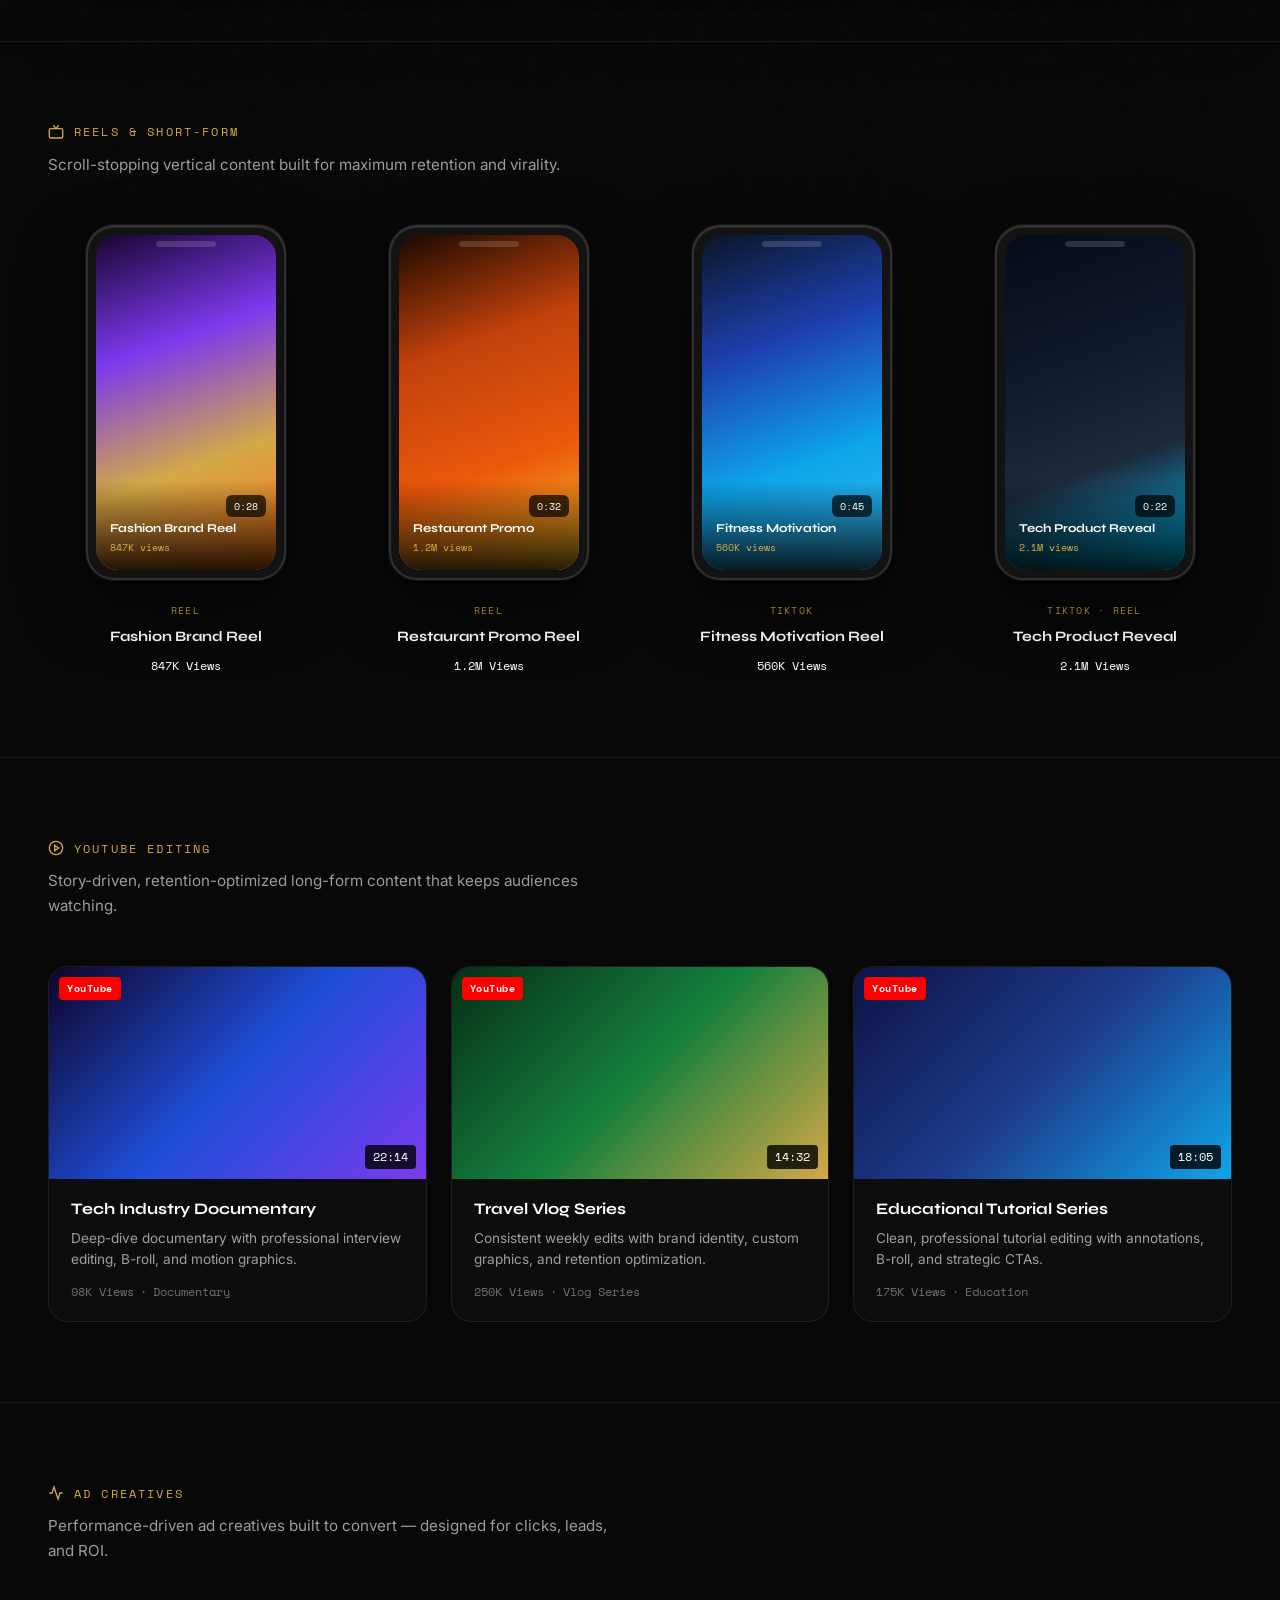
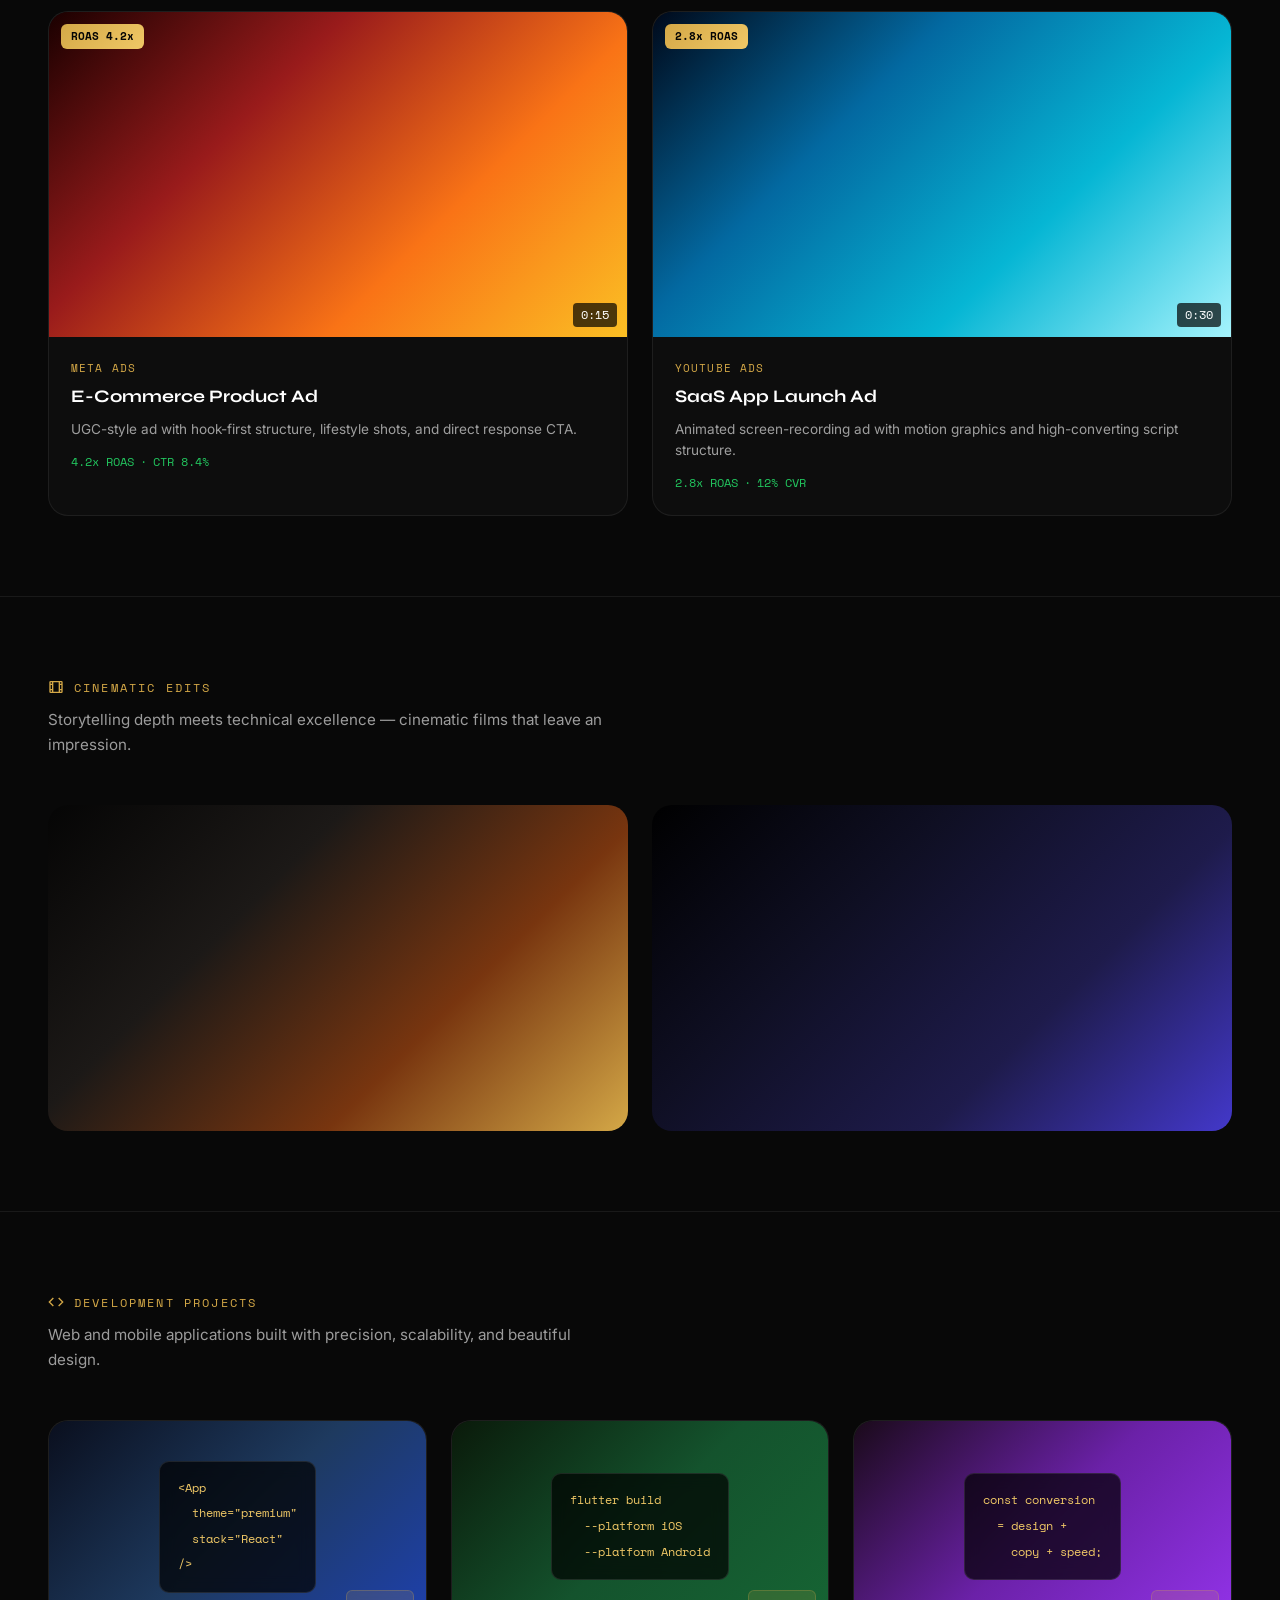
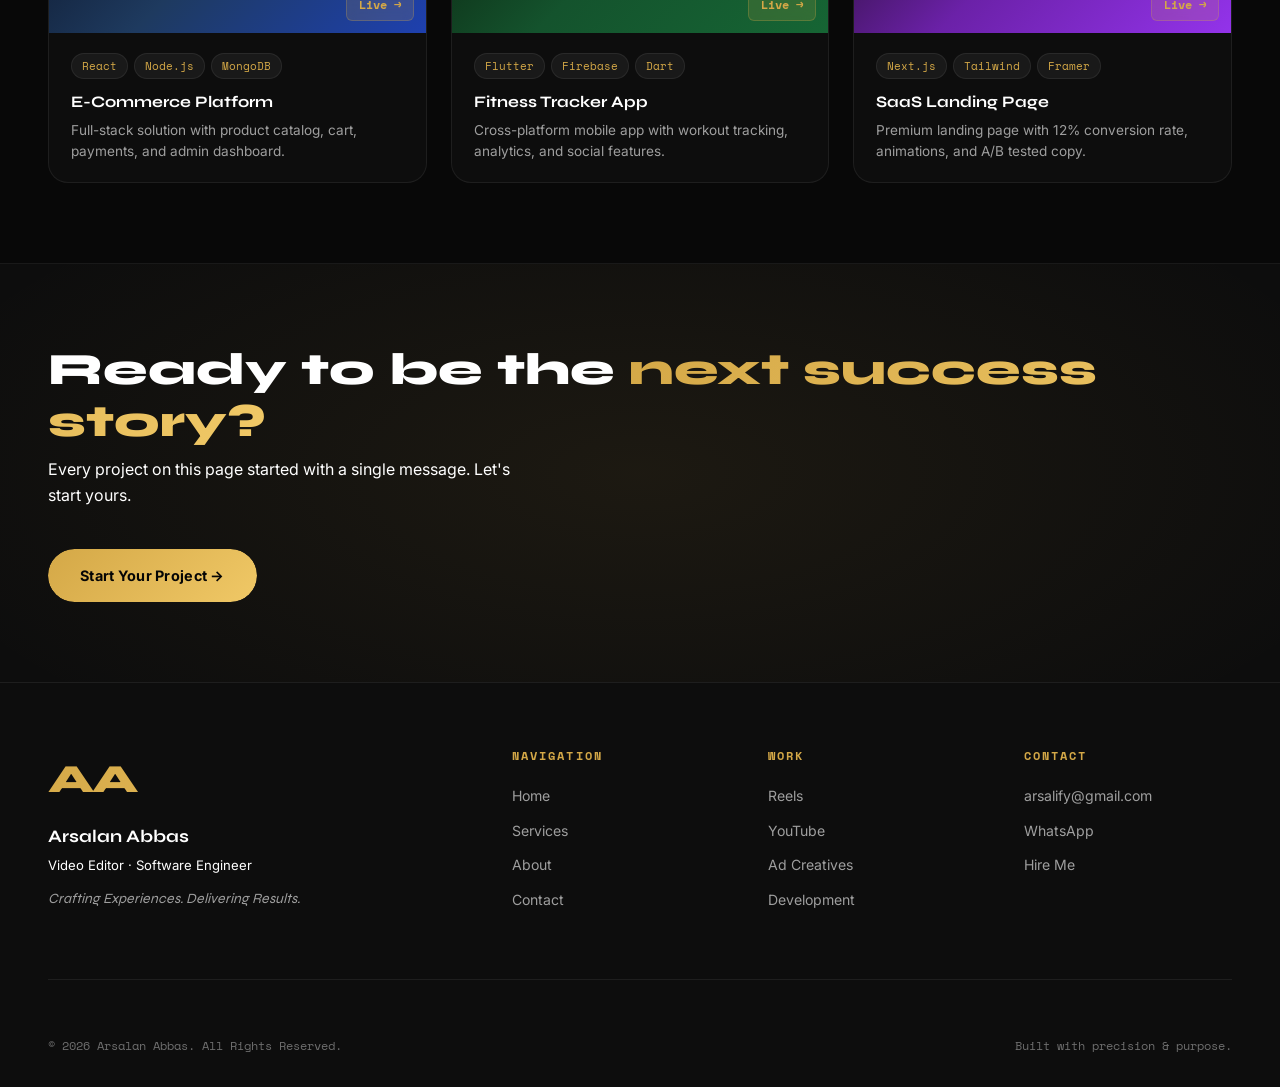
<file: work.html>
<!DOCTYPE html>
<html lang="en">
<head>
  <meta charset="UTF-8" />
  <meta name="viewport" content="width=device-width, initial-scale=1.0" />
  <title>Work — Arsalan Abbas | Video Editing Portfolio</title>
  <meta name="description" content="Video editing portfolio of Arsalan Abbas — reels, YouTube edits, ads, cinematic films, and development projects." />
  <link rel="preconnect" href="https://fonts.googleapis.com" />
  <link rel="preconnect" href="https://fonts.gstatic.com" crossorigin />
  <link href="https://fonts.googleapis.com/css2?family=Syne:wght@400;500;600;700;800&family=Inter:wght@300;400;500;600&family=Space+Mono:wght@400;700&display=swap" rel="stylesheet" />
  <link rel="stylesheet" href="styles.css" />
  <link rel="stylesheet" href="work.css" />
</head>
<body class="work-page">

  <!-- CURSOR -->
  <div class="cursor-dot" id="cdot"></div>
  <div class="cursor-ring" id="cring"></div>
  <div class="cursor-text" id="ctext"></div>
  <div class="grain"></div>
  <div class="scroll-progress" id="scroll-progress"></div>

  <!-- NAV (reused) -->
  <header class="site-nav" id="site-nav">
    <div class="nav-wrap">
      <a href="index.html" class="brand">
        <div class="brand-icon">AA</div>
        <div class="brand-text">
          <span>Arsalan</span>
          <span class="brand-sub">Abbas</span>
        </div>
      </a>
      <nav class="main-nav">
        <a href="index.html#services" class="nl">Services</a>
        <a href="index.html#about" class="nl">About</a>
        <a href="work.html" class="nl active">Work</a>
        <a href="index.html#contact" class="nl">Contact</a>
      </nav>
      <div class="nav-right">
        <a href="index.html#contact" class="nav-work-btn">
          <span class="nwb-dot"></span>Start a Project
        </a>
        <button class="burger" id="burger">
          <span></span><span></span><span></span>
        </button>
      </div>
    </div>
    <div class="mobile-nav" id="mobile-nav">
      <a href="index.html#services" class="mnl">Services</a>
      <a href="index.html#about" class="mnl">About</a>
      <a href="work.html" class="mnl">Work</a>
      <a href="index.html#contact" class="mnl">Contact</a>
    </div>
  </header>

  <!-- ======================== WORK HERO ======================== -->
  <section class="work-hero">
    <div class="wh-bg">
      <div class="wh-orb a"></div>
      <div class="wh-orb b"></div>
      <div class="wh-grid"></div>
    </div>
    <div class="wrap">
      <div class="wh-content">
        <div class="wh-breadcrumb">
          <a href="index.html">Home</a>
          <span>/</span>
          <span>Work</span>
        </div>
        <h1 class="wh-title">
          <span class="wh-line">My</span>
          <span class="wh-line gold-text">Work.</span>
        </h1>
        <p class="wh-desc">Where ideas turn into reality. Every project crafted with precision, creativity, and purpose — designed to perform, not just impress.</p>

        <div class="wh-stats">
          <div class="whs"><span class="count" data-n="50">0</span><sup>+</sup><em>Projects</em></div>
          <div class="whs"><span class="count" data-n="5">0</span><sup>M+</sup><em>Views</em></div>
          <div class="whs"><span class="count" data-n="30">0</span><sup>+</sup><em>Clients</em></div>
        </div>
      </div>
    </div>
    <div class="wh-scroll-hint">
      <div class="wh-line-scroll"></div>
      <span>Explore</span>
    </div>
  </section>

  <!-- ======================== FILTER TABS ======================== -->
  <div class="work-filters" id="work-filters">
    <div class="filter-scroll">
      <div class="filter-wrap">
        <button class="filter-btn active" data-cat="all">
          <span>All Work</span>
          <span class="f-count" id="cnt-all">12</span>
        </button>
        <button class="filter-btn" data-cat="reel">
          <svg width="14" height="14" viewBox="0 0 24 24" fill="none" stroke="currentColor" stroke-width="2"><rect x="2" y="7" width="20" height="14" rx="2"/><path d="M16 2l-4 5-4-5"/></svg>
          <span>Reels &amp; TikTok</span>
          <span class="f-count" id="cnt-reel">4</span>
        </button>
        <button class="filter-btn" data-cat="youtube">
          <svg width="14" height="14" viewBox="0 0 24 24" fill="none" stroke="currentColor" stroke-width="2"><circle cx="12" cy="12" r="10"/><polygon points="10 8 16 12 10 16 10 8"/></svg>
          <span>YouTube</span>
          <span class="f-count" id="cnt-youtube">3</span>
        </button>
        <button class="filter-btn" data-cat="ads">
          <svg width="14" height="14" viewBox="0 0 24 24" fill="none" stroke="currentColor" stroke-width="2"><path d="M22 12h-4l-3 9L9 3l-3 9H2"/></svg>
          <span>Ad Creatives</span>
          <span class="f-count" id="cnt-ads">2</span>
        </button>
        <button class="filter-btn" data-cat="cinematic">
          <svg width="14" height="14" viewBox="0 0 24 24" fill="none" stroke="currentColor" stroke-width="2"><path d="M7 4v16M17 4v16M3 8h4m10 0h4M3 16h4m10 0h4M4 20h16a1 1 0 001-1V5a1 1 0 00-1-1H4a1 1 0 00-1 1v14a1 1 0 001 1z"/></svg>
          <span>Cinematic</span>
          <span class="f-count" id="cnt-cinematic">2</span>
        </button>
        <button class="filter-btn" data-cat="dev">
          <svg width="14" height="14" viewBox="0 0 24 24" fill="none" stroke="currentColor" stroke-width="2"><polyline points="16 18 22 12 16 6"/><polyline points="8 6 2 12 8 18"/></svg>
          <span>Development</span>
          <span class="f-count" id="cnt-dev">1</span>
        </button>
      </div>
    </div>
  </div>

  <!-- ======================== FEATURED REEL ======================== -->
  <section class="featured-section" id="featured">
    <div class="wrap">
      <div class="featured-label">
        <span class="feat-dot"></span>
        <span>Featured Project</span>
      </div>
      <div class="featured-card work-item" data-cat="reel" data-video-url="">
        <div class="feat-thumb">
          <div class="feat-grad"></div>
          <div class="feat-meta-overlay">
            <span class="feat-cat-badge">Viral Reel Campaign</span>
          </div>
          <div class="feat-play-btn">
            <div class="fpb-ring"></div>
            <svg viewBox="0 0 24 24" fill="currentColor"><polygon points="5 3 19 12 5 21 5 3"/></svg>
          </div>
          <div class="feat-duration">2:34</div>
        </div>
        <div class="feat-info">
          <div class="feat-tags">
            <span>Short-Form</span>
            <span>Viral</span>
            <span>2M+ Views</span>
          </div>
          <h2 class="feat-title">Viral Brand Awareness Campaign</h2>
          <p class="feat-desc">A series of high-retention short-form videos that generated over 2 million views combined in the first 30 days. Hook-first editing with dynamic transitions, sound-sync, and strategic captions engineered for algorithm performance.</p>
          <div class="feat-results">
            <div class="fr-item">
              <span class="fr-n">2M+</span>
              <span class="fr-l">Total Views</span>
            </div>
            <div class="fr-item">
              <span class="fr-n">340%</span>
              <span class="fr-l">Engagement Lift</span>
            </div>
            <div class="fr-item">
              <span class="fr-n">30</span>
              <span class="fr-l">Days Campaign</span>
            </div>
          </div>
          <button class="btn-gold magnetic-btn feat-cta" data-video-url="" data-title="Viral Brand Campaign" data-cat="Reel">
            <span class="btn-gold-bg"></span>
            <svg width="16" height="16" viewBox="0 0 24 24" fill="currentColor"><polygon points="5 3 19 12 5 21 5 3"/></svg>
            <span>Watch Reel</span>
          </button>
        </div>
      </div>
    </div>
  </section>

  <!-- ======================== REELS SECTION ======================== -->
  <section class="reels-section" id="reels-sec">
    <div class="wrap">
      <div class="ws-head">
        <div class="ws-label">
          <svg width="16" height="16" viewBox="0 0 24 24" fill="none" stroke="currentColor" stroke-width="2"><rect x="2" y="7" width="20" height="14" rx="2"/><path d="M16 2l-4 5-4-5"/></svg>
          Reels &amp; Short-Form
        </div>
        <p>Scroll-stopping vertical content built for maximum retention and virality.</p>
      </div>

      <div class="reels-grid">
        <!-- Reel 1 -->
        <div class="reel-card work-item" data-cat="reel" data-video-url="" data-title="Fashion Brand Reel" data-desc="Cinematic fashion reel with dynamic cuts and trend-native sound sync.">
          <div class="reel-phone">
            <div class="phone-frame">
              <div class="phone-screen">
                <div class="reel-thumb rg1"></div>
                <div class="reel-overlay">
                  <div class="reel-play"><svg viewBox="0 0 24 24" fill="currentColor"><polygon points="5 3 19 12 5 21 5 3"/></svg></div>
                </div>
                <div class="reel-info-overlay">
                  <span class="reel-duration">0:28</span>
                  <div class="reel-title-overlay">Fashion Brand Reel</div>
                  <div class="reel-views">847K views</div>
                </div>
              </div>
            </div>
          </div>
          <div class="reel-meta">
            <span class="rm-cat">Reel</span>
            <h4>Fashion Brand Reel</h4>
            <span class="rm-views">847K Views</span>
          </div>
        </div>

        <!-- Reel 2 -->
        <div class="reel-card work-item" data-cat="reel" data-video-url="" data-title="Restaurant Promo Reel" data-desc="High-appetite food reel with slow-motion shots and color-graded warmth.">
          <div class="reel-phone">
            <div class="phone-frame">
              <div class="phone-screen">
                <div class="reel-thumb rg2"></div>
                <div class="reel-overlay">
                  <div class="reel-play"><svg viewBox="0 0 24 24" fill="currentColor"><polygon points="5 3 19 12 5 21 5 3"/></svg></div>
                </div>
                <div class="reel-info-overlay">
                  <span class="reel-duration">0:32</span>
                  <div class="reel-title-overlay">Restaurant Promo</div>
                  <div class="reel-views">1.2M views</div>
                </div>
              </div>
            </div>
          </div>
          <div class="reel-meta">
            <span class="rm-cat">Reel</span>
            <h4>Restaurant Promo Reel</h4>
            <span class="rm-views">1.2M Views</span>
          </div>
        </div>

        <!-- Reel 3 -->
        <div class="reel-card work-item" data-cat="reel" data-video-url="" data-title="Fitness Motivation Reel" data-desc="High-energy gym motivation reel with BPM-synced cuts and 3D text overlays.">
          <div class="reel-phone">
            <div class="phone-frame">
              <div class="phone-screen">
                <div class="reel-thumb rg3"></div>
                <div class="reel-overlay">
                  <div class="reel-play"><svg viewBox="0 0 24 24" fill="currentColor"><polygon points="5 3 19 12 5 21 5 3"/></svg></div>
                </div>
                <div class="reel-info-overlay">
                  <span class="reel-duration">0:45</span>
                  <div class="reel-title-overlay">Fitness Motivation</div>
                  <div class="reel-views">560K views</div>
                </div>
              </div>
            </div>
          </div>
          <div class="reel-meta">
            <span class="rm-cat">TikTok</span>
            <h4>Fitness Motivation Reel</h4>
            <span class="rm-views">560K Views</span>
          </div>
        </div>

        <!-- Reel 4 -->
        <div class="reel-card work-item" data-cat="reel" data-video-url="" data-title="Tech Product Reveal" data-desc="Sleek product reveal reel with 3D-integrated graphics and premium color grade.">
          <div class="reel-phone">
            <div class="phone-frame">
              <div class="phone-screen">
                <div class="reel-thumb rg4"></div>
                <div class="reel-overlay">
                  <div class="reel-play"><svg viewBox="0 0 24 24" fill="currentColor"><polygon points="5 3 19 12 5 21 5 3"/></svg></div>
                </div>
                <div class="reel-info-overlay">
                  <span class="reel-duration">0:22</span>
                  <div class="reel-title-overlay">Tech Product Reveal</div>
                  <div class="reel-views">2.1M views</div>
                </div>
              </div>
            </div>
          </div>
          <div class="reel-meta">
            <span class="rm-cat">TikTok · Reel</span>
            <h4>Tech Product Reveal</h4>
            <span class="rm-views">2.1M Views</span>
          </div>
        </div>
      </div>
    </div>
  </section>

  <!-- ======================== YOUTUBE SECTION ======================== -->
  <section class="yt-section ws-section" id="yt-sec">
    <div class="wrap">
      <div class="ws-head">
        <div class="ws-label">
          <svg width="16" height="16" viewBox="0 0 24 24" fill="none" stroke="currentColor" stroke-width="2"><circle cx="12" cy="12" r="10"/><polygon points="10 8 16 12 10 16 10 8"/></svg>
          YouTube Editing
        </div>
        <p>Story-driven, retention-optimized long-form content that keeps audiences watching.</p>
      </div>

      <div class="yt-grid">
        <div class="yt-card work-item" data-cat="youtube" data-video-url="" data-title="Tech Documentary Edit" data-desc="A 22-minute deep-dive documentary with cinematic B-roll, interview cuts, and motion graphics.">
          <div class="yt-thumb">
            <div class="ytg1"></div>
            <div class="yt-overlay">
              <div class="yt-play"><svg viewBox="0 0 24 24" fill="currentColor"><polygon points="5 3 19 12 5 21 5 3"/></svg></div>
            </div>
            <div class="yt-duration">22:14</div>
            <div class="yt-badge">YouTube</div>
          </div>
          <div class="yt-info">
            <h4>Tech Industry Documentary</h4>
            <p>Deep-dive documentary with professional interview editing, B-roll, and motion graphics.</p>
            <div class="yt-meta">
              <span>98K Views</span>
              <span>·</span>
              <span>Documentary</span>
            </div>
          </div>
        </div>

        <div class="yt-card work-item" data-cat="youtube" data-video-url="" data-title="Vlog Edit Series" data-desc="Weekly vlog series with consistent brand style, custom intro/outro, and retention hooks.">
          <div class="yt-thumb">
            <div class="ytg2"></div>
            <div class="yt-overlay">
              <div class="yt-play"><svg viewBox="0 0 24 24" fill="currentColor"><polygon points="5 3 19 12 5 21 5 3"/></svg></div>
            </div>
            <div class="yt-duration">14:32</div>
            <div class="yt-badge">YouTube</div>
          </div>
          <div class="yt-info">
            <h4>Travel Vlog Series</h4>
            <p>Consistent weekly edits with brand identity, custom graphics, and retention optimization.</p>
            <div class="yt-meta">
              <span>250K Views</span>
              <span>·</span>
              <span>Vlog Series</span>
            </div>
          </div>
        </div>

        <div class="yt-card work-item" data-cat="youtube" data-video-url="" data-title="Tutorial Series Edit" data-desc="Educational tutorial series with clean cuts, on-screen annotations, and engagement hooks.">
          <div class="yt-thumb">
            <div class="ytg3"></div>
            <div class="yt-overlay">
              <div class="yt-play"><svg viewBox="0 0 24 24" fill="currentColor"><polygon points="5 3 19 12 5 21 5 3"/></svg></div>
            </div>
            <div class="yt-duration">18:05</div>
            <div class="yt-badge">YouTube</div>
          </div>
          <div class="yt-info">
            <h4>Educational Tutorial Series</h4>
            <p>Clean, professional tutorial editing with annotations, B-roll, and strategic CTAs.</p>
            <div class="yt-meta">
              <span>175K Views</span>
              <span>·</span>
              <span>Education</span>
            </div>
          </div>
        </div>
      </div>
    </div>
  </section>

  <!-- ======================== ADS SECTION ======================== -->
  <section class="ads-section ws-section" id="ads-sec">
    <div class="wrap">
      <div class="ws-head">
        <div class="ws-label">
          <svg width="16" height="16" viewBox="0 0 24 24" fill="none" stroke="currentColor" stroke-width="2"><path d="M22 12h-4l-3 9L9 3l-3 9H2"/></svg>
          Ad Creatives
        </div>
        <p>Performance-driven ad creatives built to convert — designed for clicks, leads, and ROI.</p>
      </div>

      <div class="ads-grid">
        <div class="ad-card work-item" data-cat="ads" data-video-url="" data-title="E-Commerce Product Ad" data-desc="High-converting product showcase ad with UGC-style hook and direct response CTA.">
          <div class="ad-thumb">
            <div class="adg1"></div>
            <div class="ad-overlay">
              <div class="ad-play"><svg viewBox="0 0 24 24" fill="currentColor"><polygon points="5 3 19 12 5 21 5 3"/></svg></div>
            </div>
            <div class="ad-badge">ROAS 4.2x</div>
            <div class="ad-duration">0:15</div>
          </div>
          <div class="ad-info">
            <span class="ad-platform">Meta Ads</span>
            <h4>E-Commerce Product Ad</h4>
            <p>UGC-style ad with hook-first structure, lifestyle shots, and direct response CTA.</p>
            <div class="ad-results">
              <span>4.2x ROAS</span>
              <span>·</span>
              <span>CTR 8.4%</span>
            </div>
          </div>
        </div>

        <div class="ad-card work-item" data-cat="ads" data-video-url="" data-title="SaaS App Launch Ad" data-desc="Animated explainer-style ad for SaaS product launch with screen recordings and motion text.">
          <div class="ad-thumb">
            <div class="adg2"></div>
            <div class="ad-overlay">
              <div class="ad-play"><svg viewBox="0 0 24 24" fill="currentColor"><polygon points="5 3 19 12 5 21 5 3"/></svg></div>
            </div>
            <div class="ad-badge">2.8x ROAS</div>
            <div class="ad-duration">0:30</div>
          </div>
          <div class="ad-info">
            <span class="ad-platform">YouTube Ads</span>
            <h4>SaaS App Launch Ad</h4>
            <p>Animated screen-recording ad with motion graphics and high-converting script structure.</p>
            <div class="ad-results">
              <span>2.8x ROAS</span>
              <span>·</span>
              <span>12% CVR</span>
            </div>
          </div>
        </div>
      </div>
    </div>
  </section>

  <!-- ======================== CINEMATIC SECTION ======================== -->
  <section class="cinematic-section ws-section" id="cinema-sec">
    <div class="wrap">
      <div class="ws-head">
        <div class="ws-label">
          <svg width="16" height="16" viewBox="0 0 24 24" fill="none" stroke="currentColor" stroke-width="2"><path d="M7 4v16M17 4v16M3 8h4m10 0h4M3 16h4m10 0h4M4 20h16a1 1 0 001-1V5a1 1 0 00-1-1H4a1 1 0 00-1 1v14a1 1 0 001 1z"/></svg>
          Cinematic Edits
        </div>
        <p>Storytelling depth meets technical excellence — cinematic films that leave an impression.</p>
      </div>

      <div class="cinema-grid">
        <div class="cinema-card work-item" data-cat="cinematic" data-video-url="" data-title="Brand Film" data-desc="Full brand story told through cinematic visuals, music, and powerful narration.">
          <div class="cinema-thumb">
            <div class="cg1"></div>
            <div class="cinema-overlay">
              <div class="cinema-play"><svg viewBox="0 0 24 24" fill="currentColor"><polygon points="5 3 19 12 5 21 5 3"/></svg></div>
              <div class="cinema-info">
                <h4>Brand Cinematic Film</h4>
                <p>Full brand story — 3 minutes of emotion, identity, and purpose.</p>
                <span>3:24</span>
              </div>
            </div>
          </div>
        </div>
        <div class="cinema-card work-item" data-cat="cinematic" data-video-url="" data-title="Corporate Showreel" data-desc="High-end corporate showreel with drone footage, 3D titles, and epic soundtrack.">
          <div class="cinema-thumb">
            <div class="cg2"></div>
            <div class="cinema-overlay">
              <div class="cinema-play"><svg viewBox="0 0 24 24" fill="currentColor"><polygon points="5 3 19 12 5 21 5 3"/></svg></div>
              <div class="cinema-info">
                <h4>Corporate Showreel</h4>
                <p>Drone footage, 3D elements, and premium color grade.</p>
                <span>2:10</span>
              </div>
            </div>
          </div>
        </div>
      </div>
    </div>
  </section>

  <!-- ======================== DEV SECTION ======================== -->
  <section class="dev-section ws-section" id="dev-sec">
    <div class="wrap">
      <div class="ws-head">
        <div class="ws-label">
          <svg width="16" height="16" viewBox="0 0 24 24" fill="none" stroke="currentColor" stroke-width="2"><polyline points="16 18 22 12 16 6"/><polyline points="8 6 2 12 8 18"/></svg>
          Development Projects
        </div>
        <p>Web and mobile applications built with precision, scalability, and beautiful design.</p>
      </div>

      <div class="dev-grid">
        <div class="dev-card work-item" data-cat="dev" data-video-url="" data-title="E-Commerce Platform" data-desc="Full-stack e-commerce platform with React, Node.js, and payment integration.">
          <div class="dev-thumb">
            <div class="devg1"></div>
            <div class="dev-code-overlay">
              <pre><code>&lt;App
  theme="premium"
  stack="React"
/&gt;</code></pre>
            </div>
            <a href="#" class="dev-live-btn" target="_blank">Live →</a>
          </div>
          <div class="dev-info">
            <div class="dev-stack">
              <span>React</span><span>Node.js</span><span>MongoDB</span>
            </div>
            <h4>E-Commerce Platform</h4>
            <p>Full-stack solution with product catalog, cart, payments, and admin dashboard.</p>
          </div>
        </div>

        <div class="dev-card work-item" data-cat="dev" data-video-url="" data-title="Flutter Mobile App" data-desc="Cross-platform fitness tracking app built with Flutter and Firebase.">
          <div class="dev-thumb">
            <div class="devg2"></div>
            <div class="dev-code-overlay">
              <pre><code>flutter build
  --platform iOS
  --platform Android</code></pre>
            </div>
            <a href="#" class="dev-live-btn" target="_blank">Live →</a>
          </div>
          <div class="dev-info">
            <div class="dev-stack">
              <span>Flutter</span><span>Firebase</span><span>Dart</span>
            </div>
            <h4>Fitness Tracker App</h4>
            <p>Cross-platform mobile app with workout tracking, analytics, and social features.</p>
          </div>
        </div>

        <div class="dev-card work-item" data-cat="dev" data-video-url="" data-title="SaaS Landing Page" data-desc="High-converting SaaS landing page with animations and premium design.">
          <div class="dev-thumb">
            <div class="devg3"></div>
            <div class="dev-code-overlay">
              <pre><code>const conversion
  = design +
    copy + speed;</code></pre>
            </div>
            <a href="#" class="dev-live-btn" target="_blank">Live →</a>
          </div>
          <div class="dev-info">
            <div class="dev-stack">
              <span>Next.js</span><span>Tailwind</span><span>Framer</span>
            </div>
            <h4>SaaS Landing Page</h4>
            <p>Premium landing page with 12% conversion rate, animations, and A/B tested copy.</p>
          </div>
        </div>
      </div>
    </div>
  </section>

  <!-- ======================== CTA BANNER ======================== -->
  <section class="work-cta-banner">
    <div class="wcb-bg"></div>
    <div class="wrap">
      <div class="wcb-inner">
        <div class="wcb-left">
          <h2>Ready to be the <span class="gold-text">next success story?</span></h2>
          <p>Every project on this page started with a single message. Let's start yours.</p>
        </div>
        <div class="wcb-right">
          <a href="index.html#contact" class="btn-gold magnetic-btn">
            <span class="btn-gold-bg"></span>
            <span>Start Your Project →</span>
          </a>
        </div>
      </div>
    </div>
  </section>

  <!-- ======================== FOOTER ======================== -->
  <footer class="site-footer">
    <div class="wrap">
      <div class="footer-grid">
        <div class="footer-brand-col">
          <div class="footer-logo">AA</div>
          <p class="footer-brand-name">Arsalan Abbas</p>
          <p class="footer-brand-role">Video Editor · Software Engineer</p>
          <p class="footer-tagline">Crafting Experiences. Delivering Results.</p>
        </div>
        <div class="footer-links-col">
          <h4>Navigation</h4>
          <a href="index.html">Home</a>
          <a href="index.html#services">Services</a>
          <a href="index.html#about">About</a>
          <a href="index.html#contact">Contact</a>
        </div>
        <div class="footer-links-col">
          <h4>Work</h4>
          <a href="#reels-sec">Reels</a>
          <a href="#yt-sec">YouTube</a>
          <a href="#ads-sec">Ad Creatives</a>
          <a href="#dev-sec">Development</a>
        </div>
        <div class="footer-links-col">
          <h4>Contact</h4>
          <a href="mailto:arsalify@gmail.com">arsalify@gmail.com</a>
          <a href="https://wa.me/923185961013" target="_blank" rel="noopener noreferrer">WhatsApp</a>
          <a href="index.html#contact">Hire Me</a>
        </div>
      </div>
      <div class="footer-bottom">
        <span>© 2026 Arsalan Abbas. All Rights Reserved.</span>
        <span>Built with precision &amp; purpose.</span>
      </div>
    </div>
  </footer>

  <!-- ======================== VIDEO LIGHTBOX ======================== -->
  <div class="lightbox" id="lightbox">
    <div class="lb-backdrop" id="lb-backdrop"></div>
    <div class="lb-box" id="lb-box">
      <button class="lb-close" id="lb-close">
        <svg width="20" height="20" viewBox="0 0 24 24" fill="none" stroke="currentColor" stroke-width="2.5"><line x1="18" y1="6" x2="6" y2="18"/><line x1="6" y1="6" x2="18" y2="18"/></svg>
      </button>
      <div class="lb-header">
        <span class="lb-cat" id="lb-cat">Video</span>
        <h3 class="lb-title" id="lb-title">Project Title</h3>
        <p class="lb-desc" id="lb-desc">Project description</p>
      </div>
      <div class="lb-video" id="lb-video">
        <div class="lb-placeholder" id="lb-placeholder">
          <div class="lbp-icon">
            <svg viewBox="0 0 24 24" fill="none" stroke="currentColor" stroke-width="1.5"><polygon points="5 3 19 12 5 21 5 3"/></svg>
          </div>
          <p>Add your video embed URL to the <code>data-video-url</code> attribute</p>
          <span>Replace with your YouTube/Vimeo iframe embed</span>
        </div>
        <div id="lb-iframe-wrap"></div>
      </div>
      <div class="lb-footer">
        <a href="index.html#contact" class="btn-gold magnetic-btn" id="lb-hire-btn">
          <span class="btn-gold-bg"></span>
          <span>Hire Me for Similar Work →</span>
        </a>
      </div>
    </div>
  </div>

  <script src="script.js"></script>
  <script src="work.js"></script>
</body>
</html>
</file>
<file: styles.css>
/* ============================================================
   ARSALAN ABBAS — ULTRA PREMIUM 3D PORTFOLIO STYLES
   ============================================================ */

:root {
  --black:     #050505;
  --bg:        #080808;
  --bg2:       #0d0d0d;
  --bg3:       #131313;
  --bg4:       #1a1a1a;
  --gold:      #d4a847;
  --gold-l:    #f0c866;
  --gold-d:    #b8892f;
  --gold-glow: rgba(212, 168, 71, 0.12);
  --gold-border: rgba(212, 168, 71, 0.25);
  --cyan:      #00c8ff;
  --cyan-dim:  rgba(0, 200, 255, 0.08);
  --white:     #ffffff;
  --w80:       rgba(255,255,255,0.80);
  --w60:       rgba(255,255,255,0.60);
  --w40:       rgba(255,255,255,0.40);
  --w20:       rgba(255,255,255,0.20);
  --w10:       rgba(255,255,255,0.10);
  --w05:       rgba(255,255,255,0.05);
  --border:    rgba(255,255,255,0.07);
  --r:         12px;
  --rl:        20px;
  --ease:      cubic-bezier(0.4, 0, 0.2, 1);
  --spring:    cubic-bezier(0.34, 1.56, 0.64, 1);
  --ff-disp:   'Syne', sans-serif;
  --ff-body:   'Inter', sans-serif;
  --ff-mono:   'Space Mono', monospace;
}

/* ======================== RESET ======================== */
*, *::before, *::after { box-sizing: border-box; margin: 0; padding: 0; }
html { scroll-behavior: smooth; font-size: 16px; }
body {
  background: var(--bg);
  color: var(--white);
  font-family: var(--ff-body);
  overflow-x: hidden;
  line-height: 1.6;
  cursor: none;
}
a { text-decoration: none; color: inherit; }
ul, ol { list-style: none; }
img, svg { display: block; max-width: 100%; }
button { border: none; background: none; cursor: none; font-family: inherit; color: inherit; }
input, textarea, select { font-family: inherit; }

/* ======================== SCROLLBAR ======================== */
::-webkit-scrollbar { width: 3px; }
::-webkit-scrollbar-track { background: var(--bg); }
::-webkit-scrollbar-thumb { background: linear-gradient(to bottom, var(--gold), var(--gold-l)); border-radius: 4px; }

/* ======================== GRAIN ======================== */
.grain {
  position: fixed;
  inset: -200%;
  width: 400%;
  height: 400%;
  background-image: url("data:image/svg+xml,%3Csvg viewBox='0 0 256 256' xmlns='http://www.w3.org/2000/svg'%3E%3Cfilter id='n'%3E%3CfeTurbulence type='fractalNoise' baseFrequency='0.85' numOctaves='4' stitchTiles='stitch'/%3E%3C/filter%3E%3Crect width='100%25' height='100%25' filter='url(%23n)' opacity='0.04'/%3E%3C/svg%3E");
  pointer-events: none;
  z-index: 9999;
  opacity: 0.35;
  animation: grainAnim 0.4s steps(2) infinite;
}
@keyframes grainAnim {
  0%   { transform: translate(0,0); }
  25%  { transform: translate(-1%,2%); }
  50%  { transform: translate(2%,-1%); }
  75%  { transform: translate(-2%,1%); }
  100% { transform: translate(0,0); }
}

/* ======================== SCROLL PROGRESS ======================== */
.scroll-progress {
  position: fixed;
  top: 0; left: 0;
  height: 2px;
  background: linear-gradient(90deg, var(--gold), var(--gold-l), var(--cyan));
  z-index: 10001;
  width: 0%;
  pointer-events: none;
  box-shadow: 0 0 8px rgba(212,168,71,0.6);
  transition: width 0.1s linear;
}

/* ======================== CURSOR ======================== */
.cursor-dot {
  position: fixed;
  width: 8px;
  height: 8px;
  background: var(--gold);
  border-radius: 50%;
  pointer-events: none;
  z-index: 10002;
  transform: translate(-50%, -50%);
  transition: width 0.2s, height 0.2s, background 0.2s;
}
.cursor-ring {
  position: fixed;
  width: 32px;
  height: 32px;
  border: 1.5px solid rgba(212,168,71,0.5);
  border-radius: 50%;
  pointer-events: none;
  z-index: 10001;
  transform: translate(-50%, -50%);
  transition: all 0.1s ease;
}
.cursor-text {
  position: fixed;
  pointer-events: none;
  z-index: 10003;
  font-family: var(--ff-mono);
  font-size: 0.65rem;
  letter-spacing: 0.1em;
  color: var(--gold);
  background: rgba(5,5,5,0.9);
  border: 1px solid var(--gold-border);
  padding: 4px 10px;
  border-radius: 100px;
  opacity: 0;
  transform: translate(14px, 14px);
  transition: opacity 0.3s;
  white-space: nowrap;
}
.cursor-text.show { opacity: 1; }
.cursor-dot.big  { width: 16px; height: 16px; }
.cursor-ring.big { width: 52px; height: 52px; border-color: var(--gold); }

/* ======================== PRELOADER ======================== */
.preloader {
  position: fixed;
  inset: 0;
  z-index: 100000;
  background: #000;
  display: flex;
  align-items: center;
  justify-content: center;
  overflow: hidden;
}
.preloader.exit .pre-panels .pre-panel:first-child { transform: translateY(-100%); }
.preloader.exit .pre-panels .pre-panel:last-child  { transform: translateY(100%); }
.preloader.exit .pre-content { opacity: 0; transform: scale(1.05); }
.pre-bg {
  position: absolute;
  inset: 0;
  background: radial-gradient(ellipse at 50% 50%, rgba(212,168,71,0.06) 0%, transparent 70%);
}
.pre-content {
  display: flex;
  flex-direction: column;
  align-items: center;
  gap: 20px;
  position: relative;
  z-index: 2;
  transition: opacity 0.5s ease, transform 0.5s ease;
}
.pre-logo-wrap { position: relative; }
.pre-svg { width: 120px; height: 72px; }
.pre-path {
  stroke-dasharray: 300;
  stroke-dashoffset: 300;
  animation: drawStroke 1.2s var(--ease) forwards;
}
.pre-path.p2 { animation-delay: 0.35s; }
@keyframes drawStroke { to { stroke-dashoffset: 0; } }
.pre-tagline {
  font-family: var(--ff-mono);
  font-size: 0.7rem;
  letter-spacing: 0.3em;
  text-transform: uppercase;
  color: var(--w40);
}
.pre-bar-wrap {
  width: 220px;
  height: 1px;
  background: rgba(255,255,255,0.08);
  border-radius: 2px;
  overflow: visible;
  position: relative;
}
.pre-bar {
  height: 100%;
  width: 0%;
  background: linear-gradient(90deg, var(--gold), var(--gold-l));
  border-radius: 2px;
  transition: width 0.05s linear;
  position: relative;
}
.pre-bar::after {
  content: '';
  position: absolute;
  right: -2px;
  top: -3px;
  width: 7px;
  height: 7px;
  background: var(--gold-l);
  border-radius: 50%;
  box-shadow: 0 0 10px var(--gold), 0 0 20px rgba(212,168,71,0.4);
}
.pre-num {
  font-family: var(--ff-mono);
  font-size: 0.75rem;
  color: var(--gold);
  letter-spacing: 0.1em;
}
.pre-panels {
  position: absolute;
  inset: 0;
  display: grid;
  grid-template-rows: 1fr 1fr;
  pointer-events: none;
  z-index: 1;
}
.pre-panel {
  background: #000;
  transition: transform 0.8s cubic-bezier(0.77,0,0.18,1);
}

/* ======================== LAYOUT ======================== */
.wrap {
  width: 100%;
  max-width: 1280px;
  margin: 0 auto;
  padding: 0 clamp(14px, 4vw, 48px);
  box-sizing: border-box;
}
.sec { padding: clamp(52px, 8vw, 120px) 0; }

/* ======================== NAVIGATION ======================== */
.site-nav {
  position: fixed;
  top: 0; left: 0; right: 0;
  z-index: 1000;
  transition: background 0.4s var(--ease), border-color 0.4s;
  border-bottom: 1px solid transparent;
}
.site-nav.stuck {
  background: rgba(5,5,5,0.88);
  backdrop-filter: blur(24px);
  -webkit-backdrop-filter: blur(24px);
  border-color: var(--border);
}
.nav-wrap {
  display: flex;
  align-items: center;
  justify-content: space-between;
  padding: 18px clamp(14px, 3.5vw, 48px);
  max-width: 1400px;
  margin: 0 auto;
  box-sizing: border-box;
}
.brand {
  display: flex;
  align-items: center;
  gap: 12px;
}
.brand-icon {
  width: 40px;
  height: 40px;
  background: linear-gradient(135deg, var(--gold), var(--gold-l));
  border-radius: 10px;
  display: flex;
  align-items: center;
  justify-content: center;
  font-family: var(--ff-disp);
  font-weight: 800;
  font-size: 0.9rem;
  color: var(--black);
  letter-spacing: -0.02em;
}
.brand-text {
  display: flex;
  flex-direction: column;
  line-height: 1.2;
  font-family: var(--ff-disp);
}
.brand-text span:first-child { font-weight: 700; font-size: 0.9rem; }
.brand-sub { font-size: 0.72rem; color: var(--w60); font-weight: 400; }
.main-nav {
  display: flex;
  gap: 36px;
}
.nl {
  font-size: 0.82rem;
  font-weight: 500;
  letter-spacing: 0.06em;
  text-transform: uppercase;
  color: var(--w60);
  position: relative;
  transition: color 0.3s;
}
.nl::after {
  content: '';
  position: absolute;
  bottom: -4px;
  left: 0;
  width: 0;
  height: 1px;
  background: var(--gold);
  transition: width 0.3s var(--ease);
}
.nl:hover, .nl.active { color: var(--white); }
.nl:hover::after, .nl.active::after { width: 100%; }
.nav-right { display: flex; align-items: center; gap: 16px; }
.nav-work-btn {
  display: flex;
  align-items: center;
  gap: 8px;
  padding: 9px 20px;
  border: 1px solid var(--gold-border);
  border-radius: 100px;
  font-size: 0.8rem;
  font-weight: 600;
  letter-spacing: 0.04em;
  color: var(--gold);
  transition: all 0.3s var(--spring);
}
.nav-work-btn:hover {
  background: var(--gold);
  color: var(--black);
  border-color: var(--gold);
  box-shadow: 0 0 20px rgba(212,168,71,0.3);
}
.nwb-dot {
  width: 6px;
  height: 6px;
  background: #22c55e;
  border-radius: 50%;
  animation: blink 2s infinite;
}
@keyframes blink { 0%,100%{opacity:1;transform:scale(1)} 50%{opacity:0.5;transform:scale(1.3)} }
.burger {
  display: none;
  flex-direction: column;
  gap: 5px;
  padding: 4px;
}
.burger span {
  display: block;
  width: 22px;
  height: 2px;
  background: var(--white);
  border-radius: 2px;
  transition: all 0.3s;
}
.burger.open span:nth-child(1) { transform: translateY(7px) rotate(45deg); }
.burger.open span:nth-child(2) { opacity: 0; }
.burger.open span:nth-child(3) { transform: translateY(-7px) rotate(-45deg); }
.mobile-nav {
  display: none;
  padding: 24px 40px;
  background: rgba(5,5,5,0.96);
  backdrop-filter: blur(20px);
  border-top: 1px solid var(--border);
}
.mobile-nav.open { display: flex; flex-direction: column; gap: 4px; }
.mnl {
  display: block;
  padding: 14px 0;
  font-size: 1.4rem;
  font-family: var(--ff-disp);
  font-weight: 700;
  border-bottom: 1px solid var(--border);
  color: var(--w80);
  transition: color 0.3s, padding-left 0.3s;
}
.mnl:hover { color: var(--gold); padding-left: 8px; }

/* ======================== BUTTONS ======================== */
.btn-gold {
  display: inline-flex;
  align-items: center;
  gap: 10px;
  padding: 15px 32px;
  border-radius: 100px;
  font-weight: 700;
  font-size: 0.9rem;
  letter-spacing: 0.02em;
  color: var(--black);
  position: relative;
  overflow: hidden;
  transition: transform 0.3s var(--spring), box-shadow 0.3s;
}
.btn-gold-bg {
  position: absolute;
  inset: 0;
  background: linear-gradient(135deg, var(--gold), var(--gold-l), var(--gold));
  background-size: 200% 200%;
  background-position: 0% 0%;
  transition: background-position 0.5s ease;
  border-radius: 100px;
}
.btn-gold:hover .btn-gold-bg { background-position: 100% 100%; }
.btn-gold:hover {
  transform: translateY(-3px) scale(1.02);
  box-shadow: 0 12px 40px rgba(212,168,71,0.45), 0 0 0 1px rgba(212,168,71,0.3);
}
.btn-gold > span:not(.btn-gold-bg), .btn-gold > svg { position: relative; z-index: 1; }
.btn-gold.full { width: 100%; justify-content: center; }
.btn-ghost {
  display: inline-flex;
  align-items: center;
  gap: 10px;
  padding: 15px 32px;
  border-radius: 100px;
  font-weight: 600;
  font-size: 0.9rem;
  color: var(--white);
  border: 1px solid var(--w20);
  backdrop-filter: blur(8px);
  transition: all 0.3s var(--spring);
}
.btn-ghost:hover {
  border-color: var(--gold-border);
  color: var(--gold);
  transform: translateY(-3px);
  background: var(--gold-glow);
}

/* ======================== RIPPLE ======================== */
.ripple-span {
  position: absolute;
  border-radius: 50%;
  background: rgba(0,0,0,0.2);
  transform: scale(0);
  animation: ripple 0.6s linear;
  pointer-events: none;
}
@keyframes ripple { to { transform: scale(4); opacity: 0; } }

/* ======================== SEC LABELS ======================== */
.sec-tag {
  display: inline-flex;
  align-items: center;
  gap: 8px;
  font-family: var(--ff-mono);
  font-size: 0.72rem;
  letter-spacing: 0.2em;
  text-transform: uppercase;
  color: var(--gold);
  padding: 6px 14px;
  background: var(--gold-glow);
  border: 1px solid var(--gold-border);
  border-radius: 100px;
  margin-bottom: 16px;
  position: relative;
  overflow: hidden;
}
.sec-tag::before {
  content: '';
  position: absolute;
  inset: 0;
  background: linear-gradient(90deg, transparent, rgba(212,168,71,0.25), transparent);
  transform: translateX(-100%);
  animation: tagGlint 4s ease infinite;
}
@keyframes tagGlint { 0%{transform:translateX(-100%)} 50%,100%{transform:translateX(100%)} }
.sec-title {
  font-family: var(--ff-disp);
  font-size: clamp(2rem, 4.5vw, 3.8rem);
  font-weight: 800;
  line-height: 1.1;
  letter-spacing: -0.03em;
  margin-bottom: 18px;
}
.gold-text {
  background: linear-gradient(120deg, var(--gold) 0%, var(--gold-l) 50%, var(--gold) 100%);
  background-size: 200% auto;
  -webkit-background-clip: text;
  -webkit-text-fill-color: transparent;
  background-clip: text;
  animation: goldShift 4s linear infinite;
}
@keyframes goldShift { to { background-position: 200% center; } }
.sec-sub { color: var(--w60); font-size: 1.05rem; max-width: 560px; }
.sec-head { margin-bottom: 64px; }

/* ======================== REVEAL ======================== */
.rv {
  opacity: 0;
  transform: translateY(50px);
  transition: opacity 0.8s var(--ease), transform 0.8s var(--ease);
}
.rv.in {
  opacity: 1;
  transform: translateY(0);
}

/* ======================== HERO ======================== */
.hero {
  position: relative;
  min-height: 100vh;
  display: flex;
  align-items: center;
  overflow: hidden;
  padding: 120px 0 80px;
}
.hero-scene {
  position: absolute;
  inset: 0;
  overflow: hidden;
}
#particle-canvas {
  position: absolute;
  inset: 0;
  width: 100%;
  height: 100%;
  pointer-events: none;
}
.scene-spotlight {
  position: absolute;
  inset: 0;
  pointer-events: none;
  background: radial-gradient(800px circle at 50% 40%, rgba(212,168,71,0.05), transparent 70%);
  transition: background 0.15s;
}

/* 3D GRID FLOOR */
.grid-3d {
  position: absolute;
  bottom: 0;
  left: 0;
  right: 0;
  height: 55%;
  perspective: 600px;
  perspective-origin: 50% 0%;
  pointer-events: none;
}
.grid-floor {
  width: 200%;
  height: 200%;
  margin-left: -50%;
  transform-origin: top center;
  transform: rotateX(75deg);
  background-image:
    linear-gradient(rgba(212,168,71,0.12) 1px, transparent 1px),
    linear-gradient(90deg, rgba(212,168,71,0.12) 1px, transparent 1px);
  background-size: 80px 80px;
  -webkit-mask-image: radial-gradient(ellipse 80% 60% at 50% 100%, black 40%, transparent 100%);
  mask-image: radial-gradient(ellipse 80% 60% at 50% 100%, black 40%, transparent 100%);
}

/* AMBIENT ORBS */
.orb-a, .orb-b, .orb-c {
  position: absolute;
  border-radius: 50%;
  filter: blur(90px);
  pointer-events: none;
}
.orb-a {
  width: 700px; height: 700px;
  background: radial-gradient(circle, rgba(212,168,71,0.2), transparent 70%);
  top: -200px; right: -150px;
  animation: orbDrift 10s ease-in-out infinite;
}
.orb-b {
  width: 500px; height: 500px;
  background: radial-gradient(circle, rgba(0,200,255,0.07), transparent 70%);
  bottom: -150px; left: -100px;
  animation: orbDrift 13s ease-in-out infinite reverse;
}
.orb-c {
  width: 350px; height: 350px;
  background: radial-gradient(circle, rgba(139,92,246,0.08), transparent 70%);
  top: 40%; left: 35%;
  animation: orbDrift 8s ease-in-out infinite;
}
@keyframes orbDrift {
  0%,100% { transform: translate(0,0) scale(1); }
  50%      { transform: translate(-20px,-30px) scale(1.08); }
}

/* ======================== 3D SHAPES ======================== */
.shapes-3d {
  position: absolute;
  inset: 0;
  pointer-events: none;
  perspective: 1200px;
}
.shape {
  position: absolute;
  transform-style: preserve-3d;
}
.s1 { top: 15%; right: 8%; }
.s2 { top: 60%; right: 5%; }
.s3 { top: 25%; left: 5%; }

.cube {
  width: 60px;
  height: 60px;
  transform-style: preserve-3d;
  animation: cubeRotate 12s linear infinite;
}
.cube-sm {
  width: 36px;
  height: 36px;
  animation: cubeRotate 8s linear infinite reverse;
}
@keyframes cubeRotate {
  from { transform: rotateX(0deg) rotateY(0deg) rotateZ(0deg); }
  to   { transform: rotateX(360deg) rotateY(360deg) rotateZ(90deg); }
}
.face {
  position: absolute;
  background: rgba(212,168,71,0.06);
  border: 1px solid rgba(212,168,71,0.2);
  width: 100%;
  height: 100%;
  backdrop-filter: blur(2px);
}
.cube .front  { transform: translateZ(30px); }
.cube .back   { transform: rotateY(180deg) translateZ(30px); }
.cube .left   { transform: rotateY(-90deg) translateZ(30px); }
.cube .right  { transform: rotateY(90deg) translateZ(30px); }
.cube .top    { transform: rotateX(90deg) translateZ(30px); }
.cube .bottom { transform: rotateX(-90deg) translateZ(30px); }
.cube-sm .front  { transform: translateZ(18px); }
.cube-sm .back   { transform: rotateY(180deg) translateZ(18px); }
.cube-sm .left   { transform: rotateY(-90deg) translateZ(18px); }
.cube-sm .right  { transform: rotateY(90deg) translateZ(18px); }
.cube-sm .top    { transform: rotateX(90deg) translateZ(18px); }
.cube-sm .bottom { transform: rotateX(-90deg) translateZ(18px); }
.diamond {
  width: 40px;
  height: 40px;
  background: rgba(212,168,71,0.08);
  border: 1px solid rgba(212,168,71,0.25);
  transform: rotate(45deg);
  animation: diamondSpin 6s ease-in-out infinite;
  box-shadow: 0 0 20px rgba(212,168,71,0.1);
}
@keyframes diamondSpin {
  0%,100%  { transform: rotate(45deg) scale(1); }
  50%      { transform: rotate(225deg) scale(1.1); }
}

/* ======================== HERO BODY ======================== */
.hero-body {
  position: relative;
  z-index: 2;
  max-width: 1280px;
  margin: 0 auto;
  padding: 0 40px;
}
.hero-eyebrow {
  display: inline-flex;
  align-items: center;
  gap: 10px;
  padding: 8px 18px;
  background: var(--w05);
  border: 1px solid var(--border);
  border-radius: 100px;
  font-size: 0.78rem;
  font-weight: 500;
  letter-spacing: 0.08em;
  text-transform: uppercase;
  color: var(--w80);
  margin-bottom: 36px;
  animation: fadeUp 0.8s var(--ease) both;
}
.eyebrow-dot {
  width: 8px;
  height: 8px;
  background: #22c55e;
  border-radius: 50%;
  box-shadow: 0 0 8px #22c55e;
  animation: blink 2s infinite;
}
.hero-h1 {
  font-family: var(--ff-disp);
  font-size: clamp(4rem, 9vw, 9.5rem);
  font-weight: 800;
  line-height: 0.95;
  letter-spacing: -0.04em;
  margin-bottom: 32px;
  animation: fadeUp 0.9s 0.1s var(--ease) both;
}
.h1-line { display: block; }
.gold-3d {
  background: linear-gradient(120deg, var(--gold) 0%, var(--gold-l) 40%, var(--gold) 100%);
  background-size: 200% auto;
  -webkit-background-clip: text;
  -webkit-text-fill-color: transparent;
  background-clip: text;
  animation: goldShift 3s linear infinite;
  filter: drop-shadow(0 0 30px rgba(212,168,71,0.3));
}
.hero-desc {
  font-size: clamp(1rem, 1.6vw, 1.15rem);
  color: var(--w80);
  max-width: 640px;
  line-height: 1.75;
  margin-bottom: 16px;
  animation: fadeUp 1s 0.2s var(--ease) both;
}
.hero-desc strong { color: var(--white); }
.hero-desc em { color: var(--gold-l); font-style: normal; }
.hero-type {
  font-family: var(--ff-mono);
  font-size: 0.85rem;
  color: var(--w60);
  margin-bottom: 44px;
  min-height: 1.4em;
  animation: fadeUp 1s 0.3s var(--ease) both;
}
.hero-type::after {
  content: '|';
  color: var(--gold);
  animation: cursorBlink 0.8s steps(1) infinite;
}
@keyframes cursorBlink { 0%,100%{opacity:1} 50%{opacity:0} }
.hero-actions {
  display: flex;
  gap: 14px;
  flex-wrap: wrap;
  margin-bottom: 72px;
  animation: fadeUp 1s 0.4s var(--ease) both;
}
.hero-metrics {
  display: flex;
  align-items: center;
  gap: 0;
  flex-wrap: wrap;
  animation: fadeUp 1s 0.5s var(--ease) both;
}
.metric {
  display: flex;
  flex-direction: column;
  padding: 0 40px 0 0;
}
.metric-val {
  font-family: var(--ff-disp);
  font-size: 2.6rem;
  font-weight: 800;
  line-height: 1;
  color: var(--white);
  transition: color 0.3s;
}
.metric-val sup {
  font-size: 1.4rem;
  color: var(--gold);
  vertical-align: super;
}
.metric:hover .metric-val { color: var(--gold); }
.metric-lbl {
  font-size: 0.75rem;
  color: var(--w50);
  text-transform: uppercase;
  letter-spacing: 0.1em;
  margin-top: 4px;
}
.metric-sep {
  width: 1px;
  height: 48px;
  background: var(--border);
  margin: 0 40px 0 0;
}
.hero-down {
  position: absolute;
  bottom: 36px;
  left: 50%;
  transform: translateX(-50%);
  display: flex;
  flex-direction: column;
  align-items: center;
  gap: 10px;
  z-index: 2;
  animation: fadeIn 1s 1.2s both;
}
.hero-down span {
  font-size: 0.65rem;
  letter-spacing: 0.25em;
  text-transform: uppercase;
  color: var(--w40);
  font-family: var(--ff-mono);
}
.down-line {
  width: 1px;
  height: 52px;
  background: linear-gradient(to bottom, var(--gold), transparent);
  animation: downPulse 2s ease-in-out infinite;
}
@keyframes downPulse {
  0%   { transform: scaleY(0); transform-origin: top; opacity: 1; }
  50%  { transform: scaleY(1); transform-origin: top; opacity: 1; }
  51%  { transform: scaleY(1); transform-origin: bottom; }
  100% { transform: scaleY(0); transform-origin: bottom; opacity: 0; }
}

/* ======================== ANIMATIONS ======================== */
@keyframes fadeUp { from { opacity:0; transform:translateY(30px) } to { opacity:1; transform:translateY(0) } }
@keyframes fadeIn { from { opacity:0 } to { opacity:1 } }

/* ======================== TICKER ======================== */
.ticker {
  overflow: hidden;
  border-top: 1px solid var(--border);
  border-bottom: 1px solid var(--border);
  background: var(--bg2);
  padding: 18px 0;
}
.ticker-inner {
  display: flex;
  gap: 48px;
  white-space: nowrap;
  width: max-content;
  animation: tickerScroll 22s linear infinite;
}
.ticker-inner span {
  font-family: var(--ff-disp);
  font-size: 0.8rem;
  font-weight: 700;
  letter-spacing: 0.18em;
  text-transform: uppercase;
  color: var(--w50);
  transition: color 0.3s;
}
.ticker-inner i {
  color: var(--gold);
  font-style: normal;
  font-size: 0.65rem;
}
@keyframes tickerScroll { from{transform:translateX(0)} to{transform:translateX(-50%)} }

/* ======================== SERVICES — 3D FLIP CARDS ======================== */
.services-section { background: var(--bg); }
.flip-grid {
  display: grid;
  grid-template-columns: repeat(3, 1fr);
  gap: 24px;
}
.flip-card {
  perspective: 1400px;
  height: 300px;
}
.flip-inner {
  position: relative;
  width: 100%;
  height: 100%;
  transform-style: preserve-3d;
  transition: transform 0.7s cubic-bezier(0.4, 0.2, 0.2, 1);
}
.flip-card:hover .flip-inner { transform: rotateY(180deg); }
.flip-front, .flip-back {
  position: absolute;
  inset: 0;
  backface-visibility: hidden;
  -webkit-backface-visibility: hidden;
  border-radius: var(--rl);
  padding: 36px 32px;
  border: 1px solid var(--border);
}
.flip-front {
  background: var(--bg2);
  display: flex;
  flex-direction: column;
  gap: 14px;
}
.flip-back {
  transform: rotateY(180deg);
  background: linear-gradient(135deg, var(--bg3), var(--bg2));
  border-color: var(--gold-border);
  display: flex;
  flex-direction: column;
  gap: 14px;
  justify-content: center;
}
.flip-front::before {
  content: '';
  position: absolute;
  top: 0; left: 0; right: 0;
  height: 2px;
  background: linear-gradient(90deg, var(--gold), var(--gold-l));
  border-radius: var(--rl) var(--rl) 0 0;
  transform: scaleX(0);
  transition: transform 0.4s;
}
.flip-card:hover .flip-front::before { transform: scaleX(1); }
.fc-icon {
  width: 44px;
  height: 44px;
  color: var(--gold);
}
.fc-icon svg { width: 100%; height: 100%; }
.flip-front h3 {
  font-family: var(--ff-disp);
  font-size: 1.15rem;
  font-weight: 700;
  color: var(--white);
}
.flip-front p {
  font-size: 0.9rem;
  color: var(--w60);
  line-height: 1.6;
  flex: 1;
}
.fc-hint {
  font-family: var(--ff-mono);
  font-size: 0.7rem;
  color: var(--gold);
  opacity: 0.7;
}
.flip-back h3 {
  font-family: var(--ff-disp);
  font-size: 1.1rem;
  font-weight: 700;
  color: var(--gold);
  margin-bottom: 4px;
}
.flip-back ul { display: flex; flex-direction: column; gap: 10px; }
.flip-back li {
  font-size: 0.85rem;
  color: var(--w80);
}
.fc-tag {
  font-family: var(--ff-mono);
  font-size: 0.7rem;
  color: var(--w40);
  margin-top: auto;
}

/* ======================== ABOUT ======================== */
.about-sec { background: var(--bg2); }
.about-layout {
  display: grid;
  grid-template-columns: 1fr 1.3fr;
  gap: 80px;
  align-items: center;
}
/* av-* classes removed — replaced by .photo-wrap system below */

/* ======================== REVIEW SECTION ======================== */
.review-sec { background: var(--bg2); }
.review-layout {
  display: grid;
  grid-template-columns: 1fr 1.3fr;
  gap: 80px;
  align-items: center;
}
.review-trust { display: flex; flex-direction: column; gap: 12px; margin-top: 28px; }
.rt-item {
  display: flex;
  align-items: center;
  gap: 12px;
  font-size: 0.88rem;
  color: var(--w70);
}
.rt-item span:first-child { color: var(--gold); font-size: 0.95rem; }
.review-form-card {
  background: var(--bg);
  border: 1px solid var(--border);
  border-radius: var(--rl);
  padding: 40px 36px;
}
.rf-row { display: grid; grid-template-columns: 1fr 1fr; gap: 16px; }
.rf-field { display: flex; flex-direction: column; gap: 8px; margin-bottom: 16px; }
.rf-field label {
  font-size: 0.72rem;
  font-weight: 600;
  text-transform: uppercase;
  letter-spacing: 0.1em;
  color: var(--w60);
  font-family: var(--ff-mono);
}
.rf-field input,
.rf-field textarea {
  padding: 14px 16px;
  background: var(--bg2);
  border: 1px solid var(--border);
  border-radius: var(--r);
  color: var(--white);
  font-family: var(--ff-body);
  font-size: 0.9rem;
  transition: border-color 0.3s, box-shadow 0.3s;
}
.rf-field input:focus,
.rf-field textarea:focus {
  outline: none;
  border-color: var(--gold);
  box-shadow: 0 0 0 3px rgba(212,168,71,0.08);
}
.rf-field textarea { resize: vertical; }
.star-picker { display: flex; gap: 6px; }
.star-btn {
  font-size: 1.6rem;
  color: var(--w20);
  cursor: pointer;
  transition: color 0.15s, transform 0.15s;
  line-height: 1;
  background: none;
  border: none;
  padding: 4px;
}
.star-btn.active { color: var(--gold); }
.star-btn:hover  { transform: scale(1.15); color: var(--gold-l); }
.rf-note {
  font-size: 0.72rem;
  color: var(--w30);
  text-align: center;
  margin-top: 12px;
  font-family: var(--ff-mono);
}
/* review-layout responsive handled in main breakpoints */
.about-copy { display: flex; flex-direction: column; gap: 18px; }
.about-copy p { font-size: 1rem; color: var(--w80); line-height: 1.8; }
.about-copy strong { color: var(--white); }
.skill-bars { display: flex; flex-direction: column; gap: 16px; margin: 8px 0; }
.skill-row {
  display: grid;
  grid-template-columns: 1fr auto auto;
  align-items: center;
  gap: 16px;
  font-size: 0.85rem;
  color: var(--w80);
}
.skill-track {
  width: 180px;
  height: 4px;
  background: var(--w10);
  border-radius: 4px;
  overflow: hidden;
}
.skill-fill {
  height: 100%;
  width: 0%;
  background: linear-gradient(90deg, var(--gold), var(--gold-l));
  border-radius: 4px;
  transition: width 1.5s var(--ease);
}
.skill-pct {
  font-family: var(--ff-mono);
  font-size: 0.72rem;
  color: var(--gold);
  min-width: 36px;
  text-align: right;
}
.tool-chips {
  display: flex;
  flex-wrap: wrap;
  gap: 8px;
}
.tool-chips span {
  padding: 6px 14px;
  background: var(--w05);
  border: 1px solid var(--border);
  border-radius: 100px;
  font-size: 0.78rem;
  color: var(--w80);
  transition: all 0.3s;
}
.tool-chips span:hover { border-color: var(--gold-border); color: var(--gold); background: var(--gold-glow); }

/* ======================== IMPACT ======================== */
.impact-sec {
  background: var(--bg);
  position: relative;
  overflow: hidden;
}
.impact-bg {
  position: absolute;
  inset: 0;
  background:
    radial-gradient(ellipse 60% 50% at 50% 50%, rgba(212,168,71,0.06), transparent);
}
.impact-grid {
  display: grid;
  grid-template-columns: repeat(4, 1fr);
  gap: 2px;
  background: var(--border);
  border: 1px solid var(--border);
  border-radius: var(--rl);
  overflow: hidden;
}
.impact-item {
  background: var(--bg);
  padding: 52px 40px;
  display: flex;
  flex-direction: column;
  align-items: center;
  text-align: center;
  gap: 8px;
  transition: background 0.3s;
  position: relative;
}
.impact-item::before {
  content: '';
  position: absolute;
  top: 0; left: 0; right: 0;
  height: 2px;
  background: linear-gradient(90deg, transparent, var(--gold), transparent);
  transform: scaleX(0);
  transition: transform 0.4s;
}
.impact-item:hover { background: var(--bg2); }
.impact-item:hover::before { transform: scaleX(1); }
.ii-num {
  font-family: var(--ff-disp);
  font-size: clamp(2.5rem, 4vw, 4rem);
  font-weight: 800;
  color: var(--white);
  line-height: 1;
  transition: color 0.3s;
}
.ii-num sup { font-size: 1.6rem; color: var(--gold); vertical-align: super; }
.impact-item:hover .ii-num { color: var(--gold); }
.ii-label {
  font-family: var(--ff-disp);
  font-size: 0.95rem;
  font-weight: 700;
  color: var(--w80);
}
.ii-desc { font-size: 0.8rem; color: var(--w40); }

/* ======================== PREVIEW ======================== */
.preview-sec { background: var(--bg2); }
.preview-grid {
  display: grid;
  grid-template-columns: 2fr 1fr 1fr;
  grid-template-rows: auto;
  gap: 24px;
  margin-bottom: 48px;
}
.preview-card {
  background: var(--bg);
  border: 1px solid var(--border);
  border-radius: var(--rl);
  overflow: hidden;
  transition: all 0.4s var(--ease);
  position: relative;
}
.preview-card:hover {
  border-color: var(--gold-border);
  transform: translateY(-6px);
  box-shadow: 0 24px 80px rgba(0,0,0,0.5), 0 0 0 1px rgba(212,168,71,0.2);
}
.pc-thumb {
  position: relative;
  aspect-ratio: 16/9;
  overflow: hidden;
}
.preview-card.large .pc-thumb { aspect-ratio: 16/7; }
.pc-grad { position: absolute; inset: 0; transition: transform 0.5s; }
.preview-card:hover .pc-grad { transform: scale(1.05); }
.g1 { background: linear-gradient(135deg, #0d0221, #5b21b6, #d4a847); }
.g2 { background: linear-gradient(135deg, #022c22, #14532d, #d4a847); }
.g3 { background: linear-gradient(135deg, #0c1445, #1e3a8a, #06b6d4); }
.pc-overlay {
  position: absolute;
  inset: 0;
  background: rgba(0,0,0,0.3);
  display: flex;
  align-items: center;
  justify-content: center;
  opacity: 0;
  transition: opacity 0.3s;
  backdrop-filter: blur(2px);
}
.preview-card:hover .pc-overlay { opacity: 1; }
.pc-play {
  width: 60px; height: 60px;
  background: var(--gold);
  border-radius: 50%;
  display: flex;
  align-items: center;
  justify-content: center;
  color: var(--black);
  transform: scale(0.8);
  transition: transform 0.3s var(--spring);
}
.pc-play.sm { width: 44px; height: 44px; }
.pc-play svg { width: 20px; height: 20px; padding-left: 3px; }
.preview-card:hover .pc-play { transform: scale(1); }
.pc-num {
  position: absolute;
  top: 14px; left: 14px;
  font-family: var(--ff-mono);
  font-size: 0.7rem;
  color: rgba(255,255,255,0.5);
  background: rgba(0,0,0,0.4);
  padding: 4px 8px;
  border-radius: 6px;
  backdrop-filter: blur(4px);
}
.pc-info { padding: 20px 24px; }
.pc-cat {
  font-family: var(--ff-mono);
  font-size: 0.7rem;
  text-transform: uppercase;
  letter-spacing: 0.1em;
  color: var(--gold);
  display: block;
  margin-bottom: 6px;
}
.pc-info h3 {
  font-family: var(--ff-disp);
  font-size: 1.1rem;
  font-weight: 700;
  margin-bottom: 6px;
}
.pc-info p { font-size: 0.85rem; color: var(--w60); margin-bottom: 12px; line-height: 1.5; }
.pc-link {
  font-size: 0.82rem;
  font-weight: 600;
  color: var(--gold);
  letter-spacing: 0.03em;
  transition: gap 0.3s, letter-spacing 0.3s;
  display: inline-flex;
  align-items: center;
  gap: 4px;
}
.pc-link:hover { letter-spacing: 0.06em; }
.preview-cta { display: flex; justify-content: center; }

/* ======================== TESTIMONIALS ======================== */
.testi-sec { background: var(--bg); }
.testi-grid {
  display: grid;
  grid-template-columns: repeat(3, 1fr);
  gap: 24px;
}
.testi-card {
  background: var(--bg2);
  border: 1px solid var(--border);
  border-radius: var(--rl);
  padding: 40px 36px;
  transition: all 0.4s var(--ease);
  position: relative;
  overflow: hidden;
}
.testi-card::before {
  content: '';
  position: absolute;
  inset: 0;
  background: linear-gradient(135deg, rgba(212,168,71,0.05), transparent 60%);
  opacity: 0;
  transition: opacity 0.4s;
}
.testi-card:hover { border-color: var(--gold-border); transform: translateY(-6px); }
.testi-card:hover::before { opacity: 1; }
.testi-card.featured {
  background: linear-gradient(135deg, var(--bg3), var(--bg2));
  border-color: var(--gold-border);
  box-shadow: 0 0 40px rgba(212,168,71,0.08);
}
.tc-badge {
  position: absolute;
  top: 16px; right: 16px;
  background: var(--gold);
  color: var(--black);
  font-size: 0.65rem;
  font-weight: 700;
  letter-spacing: 0.1em;
  text-transform: uppercase;
  padding: 4px 10px;
  border-radius: 100px;
}
.tc-quote {
  font-size: 5rem;
  line-height: 0.7;
  font-family: Georgia, serif;
  color: var(--gold);
  opacity: 0.25;
  margin-bottom: 12px;
}
.testi-card > p {
  font-size: 0.95rem;
  color: var(--w80);
  line-height: 1.75;
  margin-bottom: 28px;
}
.testi-card > p strong { color: var(--white); }
.tc-author { display: flex; align-items: center; gap: 12px; margin-bottom: 16px; }
.tc-av {
  width: 44px; height: 44px;
  border-radius: 50%;
  background: linear-gradient(135deg, var(--gold), var(--gold-l));
  display: flex;
  align-items: center;
  justify-content: center;
  font-size: 0.78rem;
  font-weight: 700;
  color: var(--black);
  flex-shrink: 0;
}
.tc-author strong { display: block; font-size: 0.88rem; }
.tc-author span { font-size: 0.78rem; color: var(--w50); }
.tc-stars { margin-left: auto; color: var(--gold); font-size: 0.9rem; letter-spacing: 1px; }

/* ======================== PROCESS ======================== */
.process-sec { background: var(--bg2); }
.process-flow {
  display: grid;
  grid-template-columns: 1fr auto 1fr auto 1fr auto 1fr;
  align-items: start;
  gap: 0;
}
.pf-step {
  display: flex;
  flex-direction: column;
  align-items: center;
  text-align: center;
  padding: 0 16px;
  transition: transform 0.3s;
}
.pf-step:hover { transform: translateY(-6px); }
.pf-num {
  font-family: var(--ff-mono);
  font-size: 0.7rem;
  font-weight: 700;
  letter-spacing: 0.1em;
  color: var(--gold);
  background: var(--bg2);
  padding: 6px 14px;
  border: 1px solid var(--gold-border);
  border-radius: 100px;
  margin-bottom: 20px;
  transition: all 0.3s;
}
.pf-step:hover .pf-num {
  background: var(--gold);
  color: var(--black);
  box-shadow: 0 0 20px rgba(212,168,71,0.4);
}
.pf-icon {
  width: 52px; height: 52px;
  background: var(--bg3);
  border: 1px solid var(--border);
  border-radius: 14px;
  display: flex;
  align-items: center;
  justify-content: center;
  color: var(--gold);
  margin-bottom: 16px;
  transition: all 0.3s;
}
.pf-icon svg { width: 24px; height: 24px; }
.pf-step:hover .pf-icon { border-color: var(--gold-border); box-shadow: 0 0 20px rgba(212,168,71,0.15); }
.pf-step h3 { font-family: var(--ff-disp); font-size: 1rem; font-weight: 700; margin-bottom: 8px; }
.pf-step p { font-size: 0.85rem; color: var(--w50); line-height: 1.6; }
.pf-connector {
  width: 40px;
  height: 1px;
  background: linear-gradient(90deg, var(--gold-border), var(--gold-border));
  margin-top: 48px;
  flex-shrink: 0;
}

/* ======================== CONTACT ======================== */
.contact-sec { background: var(--bg); position: relative; overflow: hidden; }
.contact-bg-glow {
  position: absolute;
  inset: 0;
  background:
    radial-gradient(ellipse 50% 60% at 0% 100%, rgba(212,168,71,0.08), transparent 60%),
    radial-gradient(ellipse 40% 50% at 100% 0%, rgba(0,200,255,0.04), transparent 60%);
  pointer-events: none;
}
.contact-layout {
  display: grid;
  grid-template-columns: 1fr 1.2fr;
  gap: 80px;
  align-items: start;
  position: relative;
  z-index: 1;
}
.contact-left { display: flex; flex-direction: column; gap: 24px; }
.contact-desc { font-size: 1rem; color: var(--w80); line-height: 1.75; max-width: 460px; }
.contact-links { display: flex; flex-direction: column; gap: 16px; }
.contact-link {
  display: flex;
  align-items: center;
  gap: 16px;
  padding: 20px 22px;
  background: var(--w05);
  border: 1px solid var(--border);
  border-radius: var(--r);
  transition: all 0.3s var(--ease);
}
.contact-link:hover {
  border-color: var(--gold-border);
  background: var(--gold-glow);
  transform: translateX(6px);
}
.cl-icon { width: 40px; height: 40px; color: var(--gold); flex-shrink: 0; }
.cl-icon svg { width: 100%; height: 100%; }
.cl-label {
  display: block;
  font-size: 0.7rem;
  text-transform: uppercase;
  letter-spacing: 0.1em;
  color: var(--w40);
  font-family: var(--ff-mono);
  margin-bottom: 2px;
}
.cl-val { display: block; font-weight: 600; font-size: 0.92rem; }
.cl-arrow {
  margin-left: auto;
  color: var(--w30);
  transition: all 0.3s;
  flex-shrink: 0;
}
.contact-link:hover .cl-arrow { color: var(--gold); transform: translateX(4px); }
.cform { display: flex; flex-direction: column; gap: 18px; }
.cf-row { display: grid; grid-template-columns: 1fr 1fr; gap: 18px; }
.cf-field { display: flex; flex-direction: column; gap: 8px; }
.cf-field label {
  font-size: 0.75rem;
  font-weight: 600;
  letter-spacing: 0.08em;
  text-transform: uppercase;
  color: var(--w60);
  font-family: var(--ff-mono);
}
.cf-field input,
.cf-field textarea,
.cf-field select {
  padding: 16px 18px;
  background: var(--bg2);
  border: 1px solid var(--border);
  border-radius: var(--r);
  color: var(--white);
  font-size: 0.92rem;
  transition: border-color 0.3s, box-shadow 0.3s;
  -webkit-appearance: none;
  appearance: none;
}
.cf-field select {
  background-image: url("data:image/svg+xml,%3Csvg xmlns='http://www.w3.org/2000/svg' width='12' height='8'%3E%3Cpath d='M1 1l5 5 5-5' stroke='%23ffffff30' stroke-width='1.5' fill='none'/%3E%3C/svg%3E");
  background-repeat: no-repeat;
  background-position: right 16px center;
  padding-right: 40px;
  cursor: none;
}
.cf-field select option { background: var(--bg3); }
.cf-field input:focus,
.cf-field textarea:focus,
.cf-field select:focus {
  outline: none;
  border-color: var(--gold);
  box-shadow: 0 0 0 3px rgba(212,168,71,0.1);
}
.cf-field input::placeholder,
.cf-field textarea::placeholder { color: var(--w30); }
.cf-field textarea { resize: vertical; min-height: 130px; }

/* ======================== FOOTER ======================== */
.site-footer {
  background: var(--bg2);
  border-top: 1px solid var(--border);
  padding: 64px 0 32px;
}
.footer-grid {
  display: grid;
  grid-template-columns: 2fr 1fr 1fr 1fr;
  gap: 48px;
  margin-bottom: 56px;
  padding-bottom: 56px;
  border-bottom: 1px solid var(--border);
}
.footer-logo {
  font-family: var(--ff-disp);
  font-size: 2.5rem;
  font-weight: 800;
  background: linear-gradient(135deg, var(--gold), var(--gold-l));
  -webkit-background-clip: text;
  -webkit-text-fill-color: transparent;
  background-clip: text;
  letter-spacing: -0.05em;
  margin-bottom: 12px;
  display: block;
}
.footer-brand-name {
  font-family: var(--ff-disp);
  font-weight: 700;
  font-size: 1.1rem;
  margin-bottom: 4px;
}
.footer-brand-role { font-size: 0.82rem; color: var(--w50); margin-bottom: 12px; }
.footer-tagline {
  font-family: var(--ff-disp);
  font-size: 0.88rem;
  color: var(--w60);
  font-style: italic;
}
.footer-links-col h4 {
  font-family: var(--ff-mono);
  font-size: 0.72rem;
  text-transform: uppercase;
  letter-spacing: 0.18em;
  color: var(--gold);
  margin-bottom: 20px;
}
.footer-links-col a {
  display: block;
  font-size: 0.88rem;
  color: var(--w60);
  margin-bottom: 12px;
  transition: color 0.3s, padding-left 0.3s;
}
.footer-links-col a:hover { color: var(--white); padding-left: 4px; }
.footer-bottom {
  display: flex;
  justify-content: space-between;
  flex-wrap: wrap;
  gap: 10px;
}
.footer-bottom span {
  font-family: var(--ff-mono);
  font-size: 0.75rem;
  color: var(--w40);
}

/* ======================== GLOBAL DECOS ======================== */
.global-decos { position: fixed; inset: 0; pointer-events: none; z-index: 0; }
.gd-ring {
  position: absolute;
  border-radius: 50%;
  border: 1px solid rgba(212,168,71,0.06);
}
.r1 { width: 600px; height: 600px; top: -200px; right: -200px; animation: ringPulse 8s ease-in-out infinite; }
.r2 { width: 400px; height: 400px; bottom: -150px; left: -150px; animation: ringPulse 10s ease-in-out infinite reverse; }
@keyframes ringPulse { 0%,100%{transform:scale(1);opacity:0.5} 50%{transform:scale(1.1);opacity:1} }
.gd-dot {
  position: absolute;
  background: var(--gold);
  border-radius: 50%;
  opacity: 0.15;
  animation: dotFloat 6s ease-in-out infinite;
}
.d1 { width: 4px; height: 4px; top: 20%; left: 4%; animation-delay: 0s; }
.d2 { width: 3px; height: 3px; top: 55%; right: 4%; animation-delay: 2s; }
.d3 { width: 5px; height: 5px; bottom: 25%; left: 10%; animation-delay: 4s; }
@keyframes dotFloat { 0%,100%{transform:translateY(0)} 50%{transform:translateY(-16px)} }

/* ======================== RESPONSIVE ======================== */
/* ============================================================
   FULLY RESPONSIVE — ALL DEVICES
   1400 → 1200 → 1024 → 768 → 640 → 480 → 375 → 320
   ============================================================ */

/* ---- Large Desktop (1400px+) ---- */
@media (min-width: 1400px) {
  .wrap { max-width: 1360px; }
  .hero-body { max-width: 1360px; }
}

/* ---- Laptop (≤1200px) ---- */
@media (max-width: 1200px) {
  .hero-h1 { font-size: clamp(3.5rem, 7vw, 7rem); }
  .flip-grid { grid-template-columns: repeat(3, 1fr); gap: 18px; }
  .testi-grid { grid-template-columns: repeat(3, 1fr); gap: 18px; }
  .preview-grid { grid-template-columns: 2fr 1fr 1fr; gap: 18px; }
  .impact-grid { grid-template-columns: repeat(4, 1fr); }
  .footer-grid { grid-template-columns: 1.5fr 1fr 1fr 1fr; gap: 32px; }
}

/* ---- Tablet Landscape (≤1024px) ---- */
@media (max-width: 1024px) {
  .wrap { padding: 0 28px; }
  .nav-wrap { padding: 18px 28px; }
  .sec { padding: 90px 0; }

  .hero-h1 { font-size: clamp(3rem, 6.5vw, 6rem); }
  .hero-body { padding: 0 28px; }
  .hero-metrics { gap: 0; flex-wrap: wrap; row-gap: 20px; }
  .metric { padding-right: 28px; }
  .metric-sep { height: 36px; margin-right: 28px; }

  .flip-grid { grid-template-columns: repeat(2, 1fr); gap: 18px; }
  .pf-connector { display: none; }
  .process-flow { grid-template-columns: repeat(2, 1fr); gap: 28px; }
  .impact-grid { grid-template-columns: repeat(2, 1fr); }
  .preview-grid { grid-template-columns: 1fr 1fr; gap: 18px; }
  .preview-card.large { grid-column: 1 / -1; }

  .about-layout { grid-template-columns: 1fr 1.2fr; gap: 48px; }
  .contact-layout { gap: 48px; }
  .testi-grid { grid-template-columns: 1fr 1fr; gap: 18px; }
  .footer-grid { grid-template-columns: 1fr 1fr; gap: 32px; }
  .shapes-3d .s1 { right: 3%; }
  .shapes-3d .s2 { right: 2%; }
}

/* ---- Tablet Portrait (≤768px) ---- */
@media (max-width: 768px) {
  .wrap { padding: 0 20px; }
  .nav-wrap { padding: 16px 20px; }
  .sec { padding: 72px 0; }
  .main-nav { display: none; }
  .nav-work-btn { display: none; }
  .burger { display: flex; }
  .mobile-nav { display: none; }
  .shapes-3d { display: none; }

  .hero { min-height: auto; padding: 110px 0 60px; }
  .hero-body { padding: 0 20px; }
  .hero-eyebrow { font-size: 0.7rem; padding: 6px 14px; margin-bottom: 24px; }
  .hero-h1 { font-size: clamp(2.8rem, 9vw, 5rem); letter-spacing: -0.03em; margin-bottom: 20px; line-height: 1.0; }
  .hero-desc { font-size: 0.95rem; margin-bottom: 12px; }
  .hero-desc br.br-hide { display: none; }
  .hero-type { font-size: 0.8rem; margin-bottom: 32px; }
  .hero-actions { flex-direction: column; gap: 12px; margin-bottom: 48px; }
  .hero-actions .btn-gold,
  .hero-actions .btn-ghost { justify-content: center; width: 100%; max-width: 340px; }
  .hero-metrics { gap: 20px; flex-wrap: wrap; }
  .metric { padding: 0; min-width: 80px; }
  .metric-val { font-size: 2rem; }
  .metric-sep { display: none; }
  .metric-lbl { font-size: 0.68rem; }
  .hero-down { display: none; }
  .grid-3d { display: none; }

  .sec-title { font-size: clamp(1.8rem, 5vw, 2.8rem); }
  .sec-head { margin-bottom: 40px; }

  .flip-grid { grid-template-columns: 1fr; gap: 14px; }
  .flip-card { height: 260px; }

  .about-layout { grid-template-columns: 1fr; gap: 0; }
  .about-vis { order: -1; display: flex; justify-content: center; margin-bottom: 60px; }
  .photo-wrap { max-width: 320px; padding-bottom: 110%; margin: 0 auto; }
  .pb-top { right: -10px; }
  .pb-mid { left: -10px; }
  .pb-bot { right: -10px; }
  .photo-ring { display: none; }
  .skill-track { width: 140px; }

  .impact-grid { grid-template-columns: repeat(2, 1fr); gap: 1px; }
  .impact-item { padding: 36px 24px; }
  .ii-num { font-size: 2.4rem; }

  .preview-grid { grid-template-columns: 1fr; gap: 16px; }
  .preview-card.large { grid-column: auto; }

  .testi-grid { grid-template-columns: 1fr; gap: 16px; }
  .testi-card.featured { order: -1; }

  .process-flow { grid-template-columns: 1fr; gap: 20px; }
  .pf-step { flex-direction: row; text-align: left; align-items: flex-start; gap: 16px; }
  .pf-num { margin-bottom: 0; flex-shrink: 0; }
  .pf-icon { margin-bottom: 0; flex-shrink: 0; }

  .contact-layout { grid-template-columns: 1fr; gap: 40px; }
  .cf-row { grid-template-columns: 1fr; gap: 0; }

  .review-layout { grid-template-columns: 1fr; gap: 40px; }
  .rf-row { grid-template-columns: 1fr; }

  .footer-grid { grid-template-columns: 1fr 1fr; gap: 28px; margin-bottom: 32px; padding-bottom: 32px; }
  .footer-bottom { flex-direction: column; gap: 6px; }

  .ticker-inner span { font-size: 0.72rem; }
  .ticker-inner { gap: 32px; }

  body { cursor: auto; }
  .cursor-dot, .cursor-ring, .cursor-text { display: none; }
  button { cursor: pointer; }
  a { cursor: pointer; }
  .filter-btn { cursor: pointer; }
}

/* ---- Large Phone (≤640px) ---- */
@media (max-width: 640px) {
  .wrap { padding: 0 16px; }
  .nav-wrap { padding: 14px 16px; }
  .sec { padding: 60px 0; }
  .brand-text { display: none; }

  .hero { padding: 90px 0 50px; }
  .hero-body { padding: 0 16px; }
  .hero-h1 { font-size: clamp(2.4rem, 10vw, 3.8rem); }
  .hero-eyebrow { display: none; }
  .hero-actions .btn-gold,
  .hero-actions .btn-ghost { padding: 14px 24px; font-size: 0.85rem; }
  .hero-metrics { display: grid; grid-template-columns: repeat(2, 1fr); gap: 14px; }
  .metric { padding: 12px 16px; background: rgba(255,255,255,0.03); border: 1px solid rgba(255,255,255,0.07); border-radius: 12px; }

  .flip-card { height: auto; }
  .flip-inner { position: static; transform: none !important; }
  .flip-front { position: static; backface-visibility: visible; border-radius: var(--rl); }
  .flip-back { display: none; }
  .fc-hint { display: none; }

  .impact-grid { grid-template-columns: 1fr 1fr; }
  .impact-item { padding: 28px 16px; }
  .ii-num { font-size: 2rem; }

  .photo-wrap { max-width: 280px; padding-bottom: 120%; margin-bottom: 70px; }
  .pb-mid { display: none; }
  .pb-top { top: -16px; right: -8px; }
  .pb-bot { bottom: 60px; right: -8px; }
  .pbb-n { font-size: 1rem; }
  .pbb-l { font-size: 0.6rem; }

  .skill-row { grid-template-columns: 1fr auto; gap: 10px; }
  .skill-track { display: none; }

  .process-flow { gap: 16px; }
  .pf-step { padding: 0 12px; }

  .contact-left { text-align: center; align-items: center; }
  .contact-desc { font-size: 0.9rem; }
  .contact-links { width: 100%; }

  .footer-grid { grid-template-columns: 1fr; gap: 24px; }
  .footer-links-col:nth-child(2),
  .footer-links-col:nth-child(3) { display: none; }

  .review-form-card { padding: 28px 20px; }
}

/* ---- Phone (≤480px) ---- */
@media (max-width: 480px) {
  .wrap { padding: 0 14px; }
  .sec { padding: 52px 0; }
  .nav-wrap { padding: 12px 14px; }

  .hero { padding: 80px 0 40px; }
  .hero-body { padding: 0 14px; }
  .hero-h1 { font-size: clamp(2rem, 11vw, 3.2rem); line-height: 1.0; }
  .hero-desc { font-size: 0.88rem; line-height: 1.7; }
  .hero-actions { margin-bottom: 36px; }
  .hero-actions .btn-gold,
  .hero-actions .btn-ghost { padding: 13px 20px; font-size: 0.82rem; max-width: 100%; }

  .sec-title { font-size: clamp(1.6rem, 6.5vw, 2.2rem); }
  .sec-tag { font-size: 0.65rem; }

  .flip-card { border-radius: 14px; }
  .flip-front { padding: 24px 20px; }
  .fc-icon { width: 36px; height: 36px; }
  .flip-front h3 { font-size: 1rem; }

  .testi-card { padding: 28px 22px; }
  .tc-quote { font-size: 3.5rem; }

  .impact-item { padding: 24px 14px; }
  .ii-num { font-size: 1.8rem; }
  .ii-num sup { font-size: 1rem; }

  .photo-wrap { max-width: 260px; }
  .pbb-icon { width: 28px; height: 28px; font-size: 1rem; }
  .photo-badge { padding: 9px 12px; gap: 7px; }
  .photo-corner { width: 20px; height: 20px; }

  .btn-gold,
  .btn-ghost { padding: 13px 22px; font-size: 0.85rem; }

  .footer-logo { font-size: 2rem; }
  .footer-brand-name { font-size: 1rem; }
  .footer-bottom { text-align: center; }

  .about-copy { gap: 14px; }
  .about-copy p { font-size: 0.92rem; }
  .tool-chips span { font-size: 0.72rem; padding: 5px 11px; }

  .pf-step h3 { font-size: 0.9rem; }
  .pf-step p  { font-size: 0.8rem; }
  .pf-icon    { width: 40px; height: 40px; }

  .contact-link { padding: 14px 16px; }
  .cl-icon { width: 32px; height: 32px; }
  .cl-val { font-size: 0.85rem; }

  .star-btn { font-size: 1.4rem; }
  .review-form-card { padding: 24px 16px; }
}

/* ---- Small Phone (≤375px) ---- */
@media (max-width: 375px) {
  .wrap { padding: 0 12px; }
  .sec { padding: 44px 0; }

  .hero-h1 { font-size: clamp(1.8rem, 11vw, 2.8rem); }
  .hero-desc { font-size: 0.82rem; }
  .hero-actions .btn-gold,
  .hero-actions .btn-ghost { font-size: 0.78rem; padding: 12px 16px; }

  .hero-metrics { grid-template-columns: repeat(2, 1fr); gap: 10px; }
  .metric { padding: 10px 12px; }
  .metric-val { font-size: 1.6rem; }
  .metric-val sup { font-size: 0.9rem; }

  .sec-title { font-size: clamp(1.4rem, 6vw, 2rem); }
  .impact-item { padding: 20px 12px; }
  .ii-num { font-size: 1.6rem; }

  .photo-wrap { max-width: 230px; }
  .pb-top, .pb-bot { transform: scale(0.85); transform-origin: right top; }
  .pb-bot { transform-origin: right bottom; }

  .flip-front { padding: 20px 16px; }
  .pf-step { gap: 12px; }
  .btn-admin-gold, .btn-gold, .btn-ghost { font-size: 0.82rem; }

  .ticker-inner span { font-size: 0.65rem; }
  .ticker-inner { gap: 24px; }
}

/* ---- Extra Small (≤320px) ---- */
@media (max-width: 320px) {
  .wrap { padding: 0 10px; }
  .hero-h1 { font-size: 1.8rem; }
  .sec-title { font-size: 1.4rem; }
  .photo-wrap { max-width: 200px; }
  .pb-top, .pb-bot { display: none; }
  .hero-metrics { grid-template-columns: 1fr 1fr; gap: 8px; }
  .metric-val { font-size: 1.4rem; }
}

/* ============================================================
   ABOUT — PHOTO SECTION
   ============================================================ */

/* ---- Outer wrapper ---- */
.photo-wrap {
  position: relative;
  width: 100%;
  max-width: 420px;
  /* tall enough to feel like a portrait card */
  padding-bottom: 120%;
  margin: 40px auto 0;
}

/* ---- Decorative spinning rings ---- */
.photo-ring {
  position: absolute;
  border-radius: 50%;
  pointer-events: none;
}
.r-outer {
  inset: -44px;
  border: 1px solid rgba(212,168,71,0.12);
  animation: ringRotate 24s linear infinite;
}
.r-inner {
  inset: -22px;
  border: 1px dashed rgba(212,168,71,0.18);
  animation: ringRotate 16s linear infinite reverse;
}
@keyframes ringRotate { to { transform: rotate(360deg); } }

/* ---- Corner accent lines ---- */
.photo-corner {
  position: absolute;
  width: 28px;
  height: 28px;
  z-index: 3;
}
.photo-corner::before,
.photo-corner::after {
  content: '';
  position: absolute;
  background: var(--gold);
  border-radius: 2px;
}
.photo-corner::before { width: 100%; height: 2px; }
.photo-corner::after  { width: 2px;  height: 100%; }
.c-tl { top: 0;    left: 0; }
.c-tr { top: 0;    right: 0; transform: scaleX(-1); }
.c-bl { bottom: 0; left: 0;  transform: scaleY(-1); }
.c-br { bottom: 0; right: 0; transform: scale(-1); }

/* ---- The photo frame ---- */
.photo-frame {
  position: absolute;
  inset: 0;
  border-radius: 24px;
  overflow: hidden;
  border: 1px solid rgba(212,168,71,0.3);
  box-shadow:
    0 0 0 4px rgba(212,168,71,0.06),
    0 32px 80px rgba(0,0,0,0.6),
    0 0 60px rgba(212,168,71,0.08);
  background: var(--bg3);
  transition: box-shadow 0.5s;
}
.photo-frame:hover {
  box-shadow:
    0 0 0 4px rgba(212,168,71,0.1),
    0 40px 100px rgba(0,0,0,0.7),
    0 0 80px rgba(212,168,71,0.15);
}

/* ---- The actual <img> ---- */
.photo-img {
  width: 100%;
  height: 100%;
  object-fit: cover;
  object-position: center top;
  display: block;
  transition: transform 0.6s cubic-bezier(0.4,0,0.2,1);
}
.photo-frame:hover .photo-img { transform: scale(1.03); }

/* ---- Placeholder (shown when no image) ---- */
.photo-placeholder {
  position: absolute;
  inset: 0;
  display: none;
  flex-direction: column;
  align-items: center;
  justify-content: center;
  gap: 12px;
  background: linear-gradient(
    160deg,
    #0a0a0a 0%,
    #111111 40%,
    rgba(212,168,71,0.06) 100%
  );
  text-align: center;
  padding: 32px;
}
.php-icon {
  width: 64px;
  height: 64px;
  border-radius: 50%;
  background: rgba(212,168,71,0.08);
  border: 1px solid rgba(212,168,71,0.2);
  display: flex;
  align-items: center;
  justify-content: center;
  color: rgba(212,168,71,0.5);
  margin-bottom: 4px;
}
.php-icon svg { width: 32px; height: 32px; }
.php-initials {
  font-family: var(--ff-disp);
  font-size: 5.5rem;
  font-weight: 800;
  line-height: 1;
  background: linear-gradient(135deg, var(--gold) 0%, var(--gold-l) 50%, var(--gold) 100%);
  -webkit-background-clip: text;
  -webkit-text-fill-color: transparent;
  background-clip: text;
  letter-spacing: -0.06em;
  filter: drop-shadow(0 0 24px rgba(212,168,71,0.25));
  animation: initialsGlow 3s ease-in-out infinite;
}
@keyframes initialsGlow {
  0%,100% { filter: drop-shadow(0 0 20px rgba(212,168,71,0.2)); }
  50%      { filter: drop-shadow(0 0 40px rgba(212,168,71,0.5)); }
}
.php-hint {
  font-family: var(--ff-mono);
  font-size: 0.68rem;
  color: var(--w30);
  line-height: 1.7;
  margin-top: 8px;
}
.php-hint code {
  color: var(--gold);
  background: rgba(212,168,71,0.1);
  padding: 2px 6px;
  border-radius: 4px;
  font-size: 0.65rem;
}

/* ---- Shimmer sweep over photo ---- */
.photo-shimmer {
  position: absolute;
  inset: 0;
  background: linear-gradient(
    105deg,
    transparent 20%,
    rgba(255,255,255,0.03) 50%,
    transparent 80%
  );
  transform: translateX(-100%) skewX(-10deg);
  animation: photoShimmer 5s ease-in-out infinite;
  pointer-events: none;
}
@keyframes photoShimmer {
  0%   { transform: translateX(-120%) skewX(-10deg); }
  60%,100% { transform: translateX(120%) skewX(-10deg); }
}

/* ---- Floating stat badges ---- */
.photo-badge {
  position: absolute;
  z-index: 4;
  display: flex;
  align-items: center;
  gap: 10px;
  background: rgba(8,8,8,0.88);
  border: 1px solid rgba(212,168,71,0.28);
  border-radius: 14px;
  padding: 12px 16px;
  backdrop-filter: blur(16px);
  -webkit-backdrop-filter: blur(16px);
  box-shadow: 0 8px 32px rgba(0,0,0,0.5), 0 0 0 1px rgba(212,168,71,0.06);
  transition: transform 0.3s var(--spring), box-shadow 0.3s;
  animation: badgeFloat 4s ease-in-out infinite;
}
.photo-badge:hover {
  transform: scale(1.06);
  box-shadow: 0 12px 40px rgba(0,0,0,0.6), 0 0 20px rgba(212,168,71,0.12);
}
.pb-top {
  top: -12px;
  right: -28px;
  animation-delay: 0s;
}
.pb-mid {
  top: 50%;
  transform: translateY(-50%);
  left: -28px;
  animation-delay: 1.5s;
}
.pb-mid:hover { transform: translateY(-50%) scale(1.06); }
.pb-bot {
  bottom: 60px;
  right: -28px;
  animation-delay: 3s;
}
@keyframes badgeFloat {
  0%,100% { transform: translateY(0); }
  50%      { transform: translateY(-6px); }
}
/* pb-mid has special transform so override: */
.pb-mid { animation: badgeFloatMid 4s ease-in-out infinite; }
@keyframes badgeFloatMid {
  0%,100% { transform: translateY(-50%); }
  50%      { transform: translateY(calc(-50% - 6px)); }
}
.pbb-icon {
  font-size: 1.3rem;
  line-height: 1;
  width: 36px;
  height: 36px;
  background: rgba(212,168,71,0.1);
  border: 1px solid rgba(212,168,71,0.2);
  border-radius: 10px;
  display: flex;
  align-items: center;
  justify-content: center;
  flex-shrink: 0;
}
.pbb-text {
  display: flex;
  flex-direction: column;
  gap: 1px;
}
.pbb-n {
  font-family: var(--ff-disp);
  font-size: 1.25rem;
  font-weight: 800;
  color: var(--gold);
  line-height: 1;
}
.pbb-n sup { font-size: 0.65rem; vertical-align: super; }
.pbb-l {
  font-size: 0.68rem;
  color: var(--w50);
  text-transform: uppercase;
  letter-spacing: 0.08em;
  font-family: var(--ff-mono);
  white-space: nowrap;
}

/* ---- Availability status dot ---- */
.photo-available {
  position: absolute;
  bottom: 10px;
  left: 50%;
  transform: translateX(-50%);
  z-index: 4;
  display: flex;
  align-items: center;
  gap: 7px;
  background: rgba(8,8,8,0.9);
  border: 1px solid rgba(34,197,94,0.3);
  border-radius: 100px;
  padding: 7px 14px;
  font-size: 0.72rem;
  font-weight: 600;
  color: var(--w80);
  backdrop-filter: blur(12px);
  white-space: nowrap;
  letter-spacing: 0.04em;
}
.avail-dot {
  width: 7px;
  height: 7px;
  background: #22c55e;
  border-radius: 50%;
  box-shadow: 0 0 8px #22c55e;
  animation: blink 2s infinite;
}

/* Photo-wrap responsive handled in main breakpoints above */
</file>
<file: work.css>
/* ============================================================
   WORK PAGE — VIDEO PORTFOLIO STYLES
   ============================================================ */

/* ======================== WORK HERO ======================== */
.work-hero {
  position: relative;
  min-height: 60vh;
  display: flex;
  align-items: center;
  padding: 160px 0 80px;
  overflow: hidden;
}
.wh-bg { position: absolute; inset: 0; overflow: hidden; }
.wh-orb {
  position: absolute;
  border-radius: 50%;
  filter: blur(100px);
  opacity: 0.2;
}
.wh-orb.a {
  width: 600px; height: 600px;
  background: radial-gradient(circle, var(--gold), transparent 70%);
  top: -200px; right: -100px;
  animation: orbDrift 10s ease-in-out infinite;
}
.wh-orb.b {
  width: 400px; height: 400px;
  background: radial-gradient(circle, var(--cyan), transparent 70%);
  bottom: -100px; left: -100px;
  opacity: 0.08;
  animation: orbDrift 14s ease-in-out infinite reverse;
}
.wh-grid {
  position: absolute;
  inset: 0;
  background-image:
    linear-gradient(rgba(255,255,255,0.02) 1px, transparent 1px),
    linear-gradient(90deg, rgba(255,255,255,0.02) 1px, transparent 1px);
  background-size: 60px 60px;
}
.wh-content { position: relative; z-index: 1; }
.wh-breadcrumb {
  display: flex;
  align-items: center;
  gap: 8px;
  font-family: var(--ff-mono);
  font-size: 0.75rem;
  color: var(--w40);
  text-transform: uppercase;
  letter-spacing: 0.1em;
  margin-bottom: 24px;
}
.wh-breadcrumb a { color: var(--gold); transition: opacity 0.3s; }
.wh-breadcrumb a:hover { opacity: 0.7; }
.wh-title {
  font-family: var(--ff-disp);
  font-size: clamp(5rem, 12vw, 11rem);
  font-weight: 800;
  line-height: 0.9;
  letter-spacing: -0.05em;
  margin-bottom: 28px;
  overflow: hidden;
}
.wh-line { display: block; animation: wLineIn 0.9s var(--ease) both; }
.wh-line:nth-child(2) { animation-delay: 0.1s; }
@keyframes wLineIn { from { transform: translateY(100%); opacity: 0; } to { transform: translateY(0); opacity: 1; } }
.wh-desc {
  font-size: clamp(0.95rem, 1.5vw, 1.1rem);
  color: var(--w70);
  max-width: 580px;
  line-height: 1.75;
  margin-bottom: 48px;
  animation: fadeIn 1s 0.3s both;
}
.wh-stats {
  display: flex;
  gap: 40px;
  flex-wrap: wrap;
  animation: fadeIn 1s 0.4s both;
}
.whs {
  display: flex;
  flex-direction: column;
  gap: 4px;
  font-family: var(--ff-disp);
  font-size: 2.2rem;
  font-weight: 800;
  color: var(--white);
}
.whs sup { font-size: 1rem; color: var(--gold); vertical-align: super; }
.whs em { font-size: 0.75rem; color: var(--w50); font-style: normal; text-transform: uppercase; letter-spacing: 0.1em; }
.wh-scroll-hint {
  position: absolute;
  bottom: 32px; left: 50%;
  transform: translateX(-50%);
  display: flex;
  flex-direction: column;
  align-items: center;
  gap: 8px;
  z-index: 1;
  animation: fadeIn 1s 1s both;
}
.wh-line-scroll {
  width: 1px; height: 44px;
  background: linear-gradient(to bottom, var(--gold), transparent);
  animation: downPulse 2s ease-in-out infinite;
}
.wh-scroll-hint span {
  font-family: var(--ff-mono);
  font-size: 0.65rem;
  letter-spacing: 0.25em;
  text-transform: uppercase;
  color: var(--w40);
}

/* ======================== FILTERS ======================== */
.work-filters {
  position: sticky;
  top: 70px;
  z-index: 100;
  background: rgba(5,5,5,0.92);
  backdrop-filter: blur(20px);
  -webkit-backdrop-filter: blur(20px);
  border-bottom: 1px solid var(--border);
  padding: 16px 0;
}
.filter-scroll {
  width: 100%;
  max-width: 1280px;
  margin: 0 auto;
  padding: 0 clamp(14px, 4vw, 48px);
  box-sizing: border-box;
}
.filter-wrap {
  display: flex;
  gap: 8px;
  flex-wrap: wrap;
}
.filter-btn {
  display: inline-flex;
  align-items: center;
  gap: 8px;
  padding: 9px 18px;
  border-radius: 100px;
  font-size: 0.8rem;
  font-weight: 600;
  letter-spacing: 0.03em;
  color: var(--w60);
  border: 1px solid var(--border);
  background: transparent;
  cursor: none;
  transition: all 0.3s var(--ease);
}
.filter-btn svg { opacity: 0.6; }
.filter-btn:hover { color: var(--white); border-color: var(--w20); }
.filter-btn.active {
  background: var(--gold);
  color: var(--black);
  border-color: var(--gold);
  box-shadow: 0 4px 20px rgba(212,168,71,0.3);
}
.filter-btn.active svg { opacity: 1; }
.f-count {
  background: rgba(0,0,0,0.2);
  border-radius: 100px;
  font-size: 0.68rem;
  padding: 2px 7px;
  font-family: var(--ff-mono);
  font-weight: 700;
}
.filter-btn.active .f-count { background: rgba(0,0,0,0.25); color: var(--black); }

/* ======================== SECTION SHARED ======================== */
.ws-section { padding: 80px 0; border-top: 1px solid var(--border); }
.ws-head {
  margin-bottom: 48px;
}
.ws-label {
  display: inline-flex;
  align-items: center;
  gap: 10px;
  font-family: var(--ff-mono);
  font-size: 0.75rem;
  text-transform: uppercase;
  letter-spacing: 0.18em;
  color: var(--gold);
  margin-bottom: 10px;
}
.ws-head p { font-size: 0.95rem; color: var(--w60); max-width: 560px; line-height: 1.65; }

/* ======================== FEATURED ======================== */
.featured-section {
  padding: 60px 0 80px;
}
.featured-label {
  display: flex;
  align-items: center;
  gap: 10px;
  font-family: var(--ff-mono);
  font-size: 0.72rem;
  text-transform: uppercase;
  letter-spacing: 0.2em;
  color: var(--gold);
  margin-bottom: 28px;
}
.feat-dot {
  width: 8px; height: 8px;
  background: var(--gold);
  border-radius: 50%;
  box-shadow: 0 0 8px var(--gold);
  animation: blink 2s infinite;
}
.featured-card {
  display: grid;
  grid-template-columns: 1.3fr 1fr;
  gap: 0;
  background: var(--bg2);
  border: 1px solid var(--gold-border);
  border-radius: var(--rl);
  overflow: hidden;
  box-shadow: 0 0 60px rgba(212,168,71,0.08), 0 32px 80px rgba(0,0,0,0.4);
  transition: transform 0.4s var(--ease), box-shadow 0.4s;
}
.featured-card:hover {
  transform: translateY(-4px);
  box-shadow: 0 0 80px rgba(212,168,71,0.12), 0 40px 100px rgba(0,0,0,0.5);
}
.feat-thumb {
  position: relative;
  aspect-ratio: 16/10;
  overflow: hidden;
  cursor: none;
}
.feat-grad {
  position: absolute;
  inset: 0;
  background: linear-gradient(135deg, #0d0028 0%, #5b21b6 40%, #d4a847 100%);
  transition: transform 0.5s;
}
.featured-card:hover .feat-grad { transform: scale(1.03); }
.feat-meta-overlay {
  position: absolute;
  top: 20px; left: 20px;
  z-index: 2;
}
.feat-cat-badge {
  background: rgba(0,0,0,0.6);
  border: 1px solid var(--gold-border);
  color: var(--gold);
  font-family: var(--ff-mono);
  font-size: 0.68rem;
  text-transform: uppercase;
  letter-spacing: 0.1em;
  padding: 6px 12px;
  border-radius: 100px;
  backdrop-filter: blur(8px);
}
.feat-play-btn {
  position: absolute;
  top: 50%; left: 50%;
  transform: translate(-50%, -50%) scale(0.85);
  width: 80px; height: 80px;
  display: flex;
  align-items: center;
  justify-content: center;
  z-index: 2;
  transition: transform 0.3s var(--spring);
}
.feat-play-btn:hover { transform: translate(-50%, -50%) scale(1); }
.fpb-ring {
  position: absolute;
  inset: 0;
  border-radius: 50%;
  border: 2px solid rgba(212,168,71,0.4);
  animation: fpbPulse 2s ease-in-out infinite;
}
@keyframes fpbPulse { 0%,100%{transform:scale(1);opacity:1} 50%{transform:scale(1.15);opacity:0.5} }
.feat-play-btn svg {
  width: 80px; height: 80px;
  background: var(--gold);
  border-radius: 50%;
  padding: 22px 22px 22px 26px;
  color: var(--black);
  box-shadow: 0 0 40px rgba(212,168,71,0.5);
}
.feat-duration {
  position: absolute;
  bottom: 16px; right: 16px;
  background: rgba(0,0,0,0.7);
  color: var(--white);
  font-family: var(--ff-mono);
  font-size: 0.72rem;
  padding: 4px 10px;
  border-radius: 6px;
  backdrop-filter: blur(6px);
}
.feat-info { padding: 48px 44px; display: flex; flex-direction: column; gap: 20px; justify-content: center; }
.feat-tags { display: flex; gap: 8px; flex-wrap: wrap; }
.feat-tags span {
  padding: 4px 12px;
  background: var(--gold-glow);
  border: 1px solid var(--gold-border);
  border-radius: 100px;
  font-size: 0.72rem;
  font-weight: 600;
  color: var(--gold);
}
.feat-title {
  font-family: var(--ff-disp);
  font-size: clamp(1.5rem, 2.5vw, 2rem);
  font-weight: 800;
  line-height: 1.2;
}
.feat-desc { font-size: 0.92rem; color: var(--w70); line-height: 1.75; }
.feat-results {
  display: flex;
  gap: 28px;
  padding: 20px 0;
  border-top: 1px solid var(--border);
  border-bottom: 1px solid var(--border);
}
.fr-item { display: flex; flex-direction: column; gap: 4px; }
.fr-n {
  font-family: var(--ff-disp);
  font-size: 1.5rem;
  font-weight: 800;
  color: var(--gold);
}
.fr-l { font-size: 0.75rem; color: var(--w50); text-transform: uppercase; letter-spacing: 0.08em; }
.feat-cta { display: inline-flex; cursor: none; }

/* ======================== REELS GRID ======================== */
.reels-section { padding: 80px 0; border-top: 1px solid var(--border); }
.reels-grid {
  display: grid;
  grid-template-columns: repeat(4, 1fr);
  gap: 28px;
}
.reel-card {
  display: flex;
  flex-direction: column;
  gap: 16px;
  transition: transform 0.4s var(--spring);
}
.reel-card:hover { transform: translateY(-8px); }
.reel-phone { display: flex; justify-content: center; }
.phone-frame {
  width: 100%;
  max-width: 200px;
  aspect-ratio: 9/16;
  background: var(--bg3);
  border-radius: 28px;
  border: 2px solid rgba(255,255,255,0.12);
  padding: 8px;
  box-shadow:
    0 0 0 1px rgba(255,255,255,0.06),
    0 24px 60px rgba(0,0,0,0.6),
    inset 0 1px 0 rgba(255,255,255,0.1);
  position: relative;
  transition: box-shadow 0.4s;
}
.phone-frame::before {
  content: '';
  position: absolute;
  top: 14px;
  left: 50%;
  transform: translateX(-50%);
  width: 60px;
  height: 6px;
  background: rgba(255,255,255,0.15);
  border-radius: 10px;
  z-index: 3;
}
.reel-card:hover .phone-frame {
  border-color: rgba(212,168,71,0.4);
  box-shadow:
    0 0 0 1px rgba(212,168,71,0.2),
    0 32px 80px rgba(0,0,0,0.7),
    0 0 40px rgba(212,168,71,0.1),
    inset 0 1px 0 rgba(255,255,255,0.1);
}
.phone-screen {
  width: 100%;
  height: 100%;
  border-radius: 22px;
  overflow: hidden;
  position: relative;
}
.reel-thumb {
  position: absolute;
  inset: 0;
  transition: transform 0.5s;
}
.reel-card:hover .reel-thumb { transform: scale(1.05); }
.rg1 { background: linear-gradient(160deg, #1a0533, #7c3aed, #d4a847, #f97316); }
.rg2 { background: linear-gradient(160deg, #1a0a00, #c2410c, #ea580c, #fbbf24); }
.rg3 { background: linear-gradient(160deg, #0a1628, #1e40af, #0ea5e9, #38bdf8); }
.rg4 { background: linear-gradient(160deg, #050d1a, #0f172a, #1e293b, #00c8ff); }
.reel-overlay {
  position: absolute;
  inset: 0;
  background: rgba(0,0,0,0.3);
  display: flex;
  align-items: center;
  justify-content: center;
  opacity: 0;
  transition: opacity 0.3s;
  backdrop-filter: blur(3px);
}
.reel-card:hover .reel-overlay { opacity: 1; }
.reel-play {
  width: 50px; height: 50px;
  background: var(--gold);
  border-radius: 50%;
  display: flex;
  align-items: center;
  justify-content: center;
  color: var(--black);
  transform: scale(0.8);
  transition: transform 0.3s var(--spring);
}
.reel-play svg { width: 18px; height: 18px; padding-left: 2px; }
.reel-card:hover .reel-play { transform: scale(1); }
.reel-info-overlay {
  position: absolute;
  bottom: 0; left: 0; right: 0;
  padding: 40px 14px 14px;
  background: linear-gradient(to top, rgba(0,0,0,0.85), transparent);
  z-index: 2;
}
.reel-duration {
  position: absolute;
  top: 14px; right: 10px;
  background: rgba(0,0,0,0.7);
  font-family: var(--ff-mono);
  font-size: 0.65rem;
  color: var(--white);
  padding: 3px 8px;
  border-radius: 6px;
}
.reel-title-overlay {
  font-family: var(--ff-disp);
  font-size: 0.75rem;
  font-weight: 700;
  color: var(--white);
  margin-bottom: 4px;
  line-height: 1.3;
}
.reel-views {
  font-family: var(--ff-mono);
  font-size: 0.62rem;
  color: var(--gold);
}
.reel-meta { text-align: center; }
.rm-cat {
  display: inline-block;
  font-family: var(--ff-mono);
  font-size: 0.65rem;
  text-transform: uppercase;
  letter-spacing: 0.12em;
  color: var(--gold);
  margin-bottom: 6px;
}
.reel-meta h4 {
  font-family: var(--ff-disp);
  font-size: 0.9rem;
  font-weight: 700;
  margin-bottom: 4px;
}
.rm-views { font-size: 0.78rem; color: var(--w50); font-family: var(--ff-mono); }

/* ======================== YOUTUBE GRID ======================== */
.yt-grid {
  display: grid;
  grid-template-columns: repeat(3, 1fr);
  gap: 24px;
}
.yt-card {
  background: var(--bg2);
  border: 1px solid var(--border);
  border-radius: var(--rl);
  overflow: hidden;
  transition: all 0.4s var(--ease);
  cursor: none;
}
.yt-card:hover {
  border-color: var(--gold-border);
  transform: translateY(-6px);
  box-shadow: 0 24px 60px rgba(0,0,0,0.4), 0 0 0 1px rgba(212,168,71,0.15);
}
.yt-thumb {
  position: relative;
  aspect-ratio: 16/9;
  overflow: hidden;
}
.ytg1 { position: absolute; inset: 0; background: linear-gradient(135deg, #0f0528, #1d4ed8, #7c3aed); }
.ytg2 { position: absolute; inset: 0; background: linear-gradient(135deg, #052e16, #15803d, #d4a847); }
.ytg3 { position: absolute; inset: 0; background: linear-gradient(135deg, #0c1445, #1e3a8a, #0ea5e9); }
.yt-overlay {
  position: absolute;
  inset: 0;
  background: rgba(0,0,0,0.35);
  display: flex;
  align-items: center;
  justify-content: center;
  opacity: 0;
  transition: opacity 0.3s;
  backdrop-filter: blur(2px);
}
.yt-card:hover .yt-overlay { opacity: 1; }
.yt-play {
  width: 56px; height: 56px;
  background: var(--gold);
  border-radius: 50%;
  display: flex;
  align-items: center;
  justify-content: center;
  color: var(--black);
  transform: scale(0.85);
  transition: transform 0.3s var(--spring);
}
.yt-play svg { width: 20px; height: 20px; padding-left: 3px; }
.yt-card:hover .yt-play { transform: scale(1); }
.yt-duration {
  position: absolute;
  bottom: 10px; right: 10px;
  background: rgba(0,0,0,0.8);
  color: var(--white);
  font-family: var(--ff-mono);
  font-size: 0.72rem;
  padding: 3px 8px;
  border-radius: 4px;
}
.yt-badge {
  position: absolute;
  top: 10px; left: 10px;
  background: #ff0000;
  color: var(--white);
  font-family: var(--ff-mono);
  font-size: 0.65rem;
  font-weight: 700;
  letter-spacing: 0.05em;
  padding: 3px 8px;
  border-radius: 4px;
}
.yt-info { padding: 20px 22px; }
.yt-info h4 {
  font-family: var(--ff-disp);
  font-size: 1rem;
  font-weight: 700;
  margin-bottom: 8px;
  line-height: 1.3;
}
.yt-info p { font-size: 0.85rem; color: var(--w60); line-height: 1.55; margin-bottom: 12px; }
.yt-meta { display: flex; gap: 6px; font-size: 0.75rem; color: var(--w40); font-family: var(--ff-mono); }

/* ======================== ADS GRID ======================== */
.ads-grid {
  display: grid;
  grid-template-columns: repeat(2, 1fr);
  gap: 24px;
}
.ad-card {
  background: var(--bg2);
  border: 1px solid var(--border);
  border-radius: var(--rl);
  overflow: hidden;
  transition: all 0.4s var(--ease);
  cursor: none;
}
.ad-card:hover {
  border-color: var(--gold-border);
  transform: translateY(-6px);
  box-shadow: 0 24px 60px rgba(0,0,0,0.4);
}
.ad-thumb {
  position: relative;
  aspect-ratio: 16/9;
  overflow: hidden;
}
.adg1 { position: absolute; inset: 0; background: linear-gradient(135deg, #1a0000, #991b1b, #f97316, #fbbf24); }
.adg2 { position: absolute; inset: 0; background: linear-gradient(135deg, #00091a, #0369a1, #06b6d4, #a5f3fc); }
.ad-overlay {
  position: absolute;
  inset: 0;
  background: rgba(0,0,0,0.3);
  display: flex;
  align-items: center;
  justify-content: center;
  opacity: 0;
  transition: opacity 0.3s;
  backdrop-filter: blur(2px);
}
.ad-card:hover .ad-overlay { opacity: 1; }
.ad-play {
  width: 52px; height: 52px;
  background: var(--gold);
  border-radius: 50%;
  display: flex;
  align-items: center;
  justify-content: center;
  color: var(--black);
  transform: scale(0.8);
  transition: transform 0.3s var(--spring);
}
.ad-play svg { width: 18px; height: 18px; padding-left: 3px; }
.ad-card:hover .ad-play { transform: scale(1); }
.ad-badge {
  position: absolute;
  top: 12px; left: 12px;
  background: linear-gradient(135deg, var(--gold), var(--gold-l));
  color: var(--black);
  font-family: var(--ff-mono);
  font-size: 0.68rem;
  font-weight: 700;
  padding: 4px 10px;
  border-radius: 6px;
}
.ad-duration {
  position: absolute;
  bottom: 10px; right: 10px;
  background: rgba(0,0,0,0.7);
  color: var(--white);
  font-family: var(--ff-mono);
  font-size: 0.72rem;
  padding: 3px 8px;
  border-radius: 4px;
}
.ad-info { padding: 22px; }
.ad-platform {
  font-family: var(--ff-mono);
  font-size: 0.7rem;
  text-transform: uppercase;
  letter-spacing: 0.1em;
  color: var(--gold);
  display: block;
  margin-bottom: 6px;
}
.ad-info h4 { font-family: var(--ff-disp); font-size: 1.1rem; font-weight: 700; margin-bottom: 8px; }
.ad-info p { font-size: 0.85rem; color: var(--w60); line-height: 1.55; margin-bottom: 12px; }
.ad-results { display: flex; gap: 6px; font-size: 0.78rem; font-family: var(--ff-mono); color: #22c55e; }

/* ======================== CINEMATIC ======================== */
.cinema-grid {
  display: grid;
  grid-template-columns: repeat(2, 1fr);
  gap: 24px;
}
.cinema-card {
  border-radius: var(--rl);
  overflow: hidden;
  position: relative;
  cursor: none;
  aspect-ratio: 16/9;
}
.cinema-thumb {
  position: absolute;
  inset: 0;
}
.cg1 { position: absolute; inset: 0; background: linear-gradient(135deg, #050505, #1c1917, #78350f, #d4a847); }
.cg2 { position: absolute; inset: 0; background: linear-gradient(135deg, #000000, #0f0f23, #1e1b4b, #4338ca); }
.cinema-overlay {
  position: absolute;
  inset: 0;
  background: linear-gradient(to top, rgba(0,0,0,0.9) 0%, rgba(0,0,0,0.3) 50%, rgba(0,0,0,0) 100%);
  display: flex;
  flex-direction: column;
  justify-content: space-between;
  align-items: flex-start;
  padding: 28px;
  opacity: 0;
  transition: opacity 0.4s;
}
.cinema-card:hover .cinema-overlay { opacity: 1; }
.cinema-play {
  width: 64px; height: 64px;
  background: rgba(255,255,255,0.15);
  border: 1px solid rgba(255,255,255,0.3);
  border-radius: 50%;
  display: flex;
  align-items: center;
  justify-content: center;
  color: var(--white);
  backdrop-filter: blur(8px);
  transform: scale(0.85);
  transition: all 0.3s var(--spring);
}
.cinema-play svg { width: 22px; height: 22px; padding-left: 3px; }
.cinema-card:hover .cinema-play { transform: scale(1); background: var(--gold); color: var(--black); border-color: var(--gold); }
.cinema-info h4 { font-family: var(--ff-disp); font-size: 1.3rem; font-weight: 800; margin-bottom: 6px; }
.cinema-info p { font-size: 0.85rem; color: var(--w80); margin-bottom: 8px; }
.cinema-info span {
  font-family: var(--ff-mono);
  font-size: 0.72rem;
  color: var(--gold);
}

/* ======================== DEV GRID ======================== */
.dev-grid {
  display: grid;
  grid-template-columns: repeat(3, 1fr);
  gap: 24px;
}
.dev-card {
  background: var(--bg2);
  border: 1px solid var(--border);
  border-radius: var(--rl);
  overflow: hidden;
  transition: all 0.4s var(--ease);
}
.dev-card:hover {
  border-color: var(--gold-border);
  transform: translateY(-6px);
  box-shadow: 0 24px 60px rgba(0,0,0,0.5), 0 0 0 1px rgba(212,168,71,0.15);
}
.dev-thumb {
  position: relative;
  aspect-ratio: 16/9;
  overflow: hidden;
}
.devg1 { position: absolute; inset: 0; background: linear-gradient(135deg, #0a0f1e, #1e3a5f, #1e40af); }
.devg2 { position: absolute; inset: 0; background: linear-gradient(135deg, #0a1a0a, #14532d, #166534); }
.devg3 { position: absolute; inset: 0; background: linear-gradient(135deg, #1a0a1a, #6b21a8, #9333ea); }
.dev-code-overlay {
  position: absolute;
  inset: 0;
  display: flex;
  align-items: center;
  justify-content: center;
  padding: 20px;
}
.dev-code-overlay pre {
  background: rgba(0,0,0,0.7);
  border: 1px solid rgba(255,255,255,0.1);
  border-radius: 10px;
  padding: 14px 18px;
  backdrop-filter: blur(8px);
}
.dev-code-overlay code {
  font-family: var(--ff-mono);
  font-size: 0.78rem;
  color: var(--gold-l);
  line-height: 1.6;
}
.dev-live-btn {
  position: absolute;
  bottom: 12px; right: 12px;
  background: rgba(212,168,71,0.15);
  border: 1px solid var(--gold-border);
  color: var(--gold);
  font-family: var(--ff-mono);
  font-size: 0.72rem;
  font-weight: 700;
  padding: 5px 12px;
  border-radius: 6px;
  backdrop-filter: blur(6px);
  transition: all 0.3s;
  cursor: pointer;
}
.dev-live-btn:hover { background: var(--gold); color: var(--black); }
.dev-info { padding: 20px 22px; }
.dev-stack {
  display: flex;
  gap: 6px;
  margin-bottom: 10px;
  flex-wrap: wrap;
}
.dev-stack span {
  padding: 3px 10px;
  background: var(--w05);
  border: 1px solid var(--border);
  border-radius: 100px;
  font-size: 0.7rem;
  color: var(--gold);
  font-family: var(--ff-mono);
}
.dev-info h4 { font-family: var(--ff-disp); font-size: 1rem; font-weight: 700; margin-bottom: 6px; }
.dev-info p { font-size: 0.85rem; color: var(--w60); line-height: 1.55; }

/* ======================== CTA BANNER ======================== */
.work-cta-banner {
  position: relative;
  padding: 80px 0;
  overflow: hidden;
  border-top: 1px solid var(--border);
}
.wcb-bg {
  position: absolute;
  inset: 0;
  background:
    radial-gradient(ellipse 60% 80% at 50% 50%, rgba(212,168,71,0.08), transparent),
    var(--bg2);
}
.wcb-inner {
  display: flex;
  align-items: center;
  justify-content: space-between;
  gap: 40px;
  position: relative;
  z-index: 1;
  flex-wrap: wrap;
}
.wcb-left h2 {
  font-family: var(--ff-disp);
  font-size: clamp(1.8rem, 3.5vw, 3rem);
  font-weight: 800;
  line-height: 1.15;
  margin-bottom: 10px;
}
.wcb-left p { font-size: 1rem; color: var(--w70); max-width: 480px; }

/* ======================== LIGHTBOX ======================== */
.lightbox {
  position: fixed;
  inset: 0;
  z-index: 9000;
  display: flex;
  align-items: center;
  justify-content: center;
  padding: 24px;
  pointer-events: none;
  opacity: 0;
  transition: opacity 0.4s var(--ease);
}
.lightbox.open {
  opacity: 1;
  pointer-events: auto;
}
.lb-backdrop {
  position: absolute;
  inset: 0;
  background: rgba(0,0,0,0.92);
  backdrop-filter: blur(20px);
  -webkit-backdrop-filter: blur(20px);
}
.lb-box {
  position: relative;
  z-index: 1;
  background: var(--bg2);
  border: 1px solid var(--gold-border);
  border-radius: var(--rl);
  width: 100%;
  max-width: 860px;
  max-height: 90vh;
  overflow-y: auto;
  transform: scale(0.88) translateY(30px);
  transition: transform 0.5s var(--spring);
  box-shadow:
    0 0 0 1px rgba(212,168,71,0.1),
    0 60px 120px rgba(0,0,0,0.8),
    0 0 80px rgba(212,168,71,0.06);
}
.lightbox.open .lb-box { transform: scale(1) translateY(0); }
.lb-close {
  position: absolute;
  top: 20px; right: 20px;
  width: 38px; height: 38px;
  border-radius: 50%;
  background: var(--w10);
  border: 1px solid var(--border);
  color: var(--white);
  display: flex;
  align-items: center;
  justify-content: center;
  z-index: 2;
  transition: all 0.3s;
  cursor: none;
}
.lb-close:hover {
  background: var(--gold);
  color: var(--black);
  border-color: var(--gold);
  transform: rotate(90deg);
}
.lb-header { padding: 40px 44px 0; }
.lb-cat {
  display: inline-block;
  font-family: var(--ff-mono);
  font-size: 0.7rem;
  text-transform: uppercase;
  letter-spacing: 0.15em;
  color: var(--gold);
  background: var(--gold-glow);
  border: 1px solid var(--gold-border);
  padding: 5px 12px;
  border-radius: 100px;
  margin-bottom: 12px;
}
.lb-title {
  font-family: var(--ff-disp);
  font-size: clamp(1.4rem, 3vw, 2rem);
  font-weight: 800;
  margin-bottom: 8px;
}
.lb-desc { font-size: 0.9rem; color: var(--w70); line-height: 1.65; }
.lb-video {
  margin: 28px 44px 0;
  border-radius: var(--r);
  overflow: hidden;
  border: 1px solid var(--border);
  background: var(--bg);
  aspect-ratio: 16/9;
}
.lb-video iframe { width: 100%; height: 100%; border: none; }
.lb-placeholder {
  width: 100%;
  height: 100%;
  display: flex;
  flex-direction: column;
  align-items: center;
  justify-content: center;
  gap: 14px;
  background: linear-gradient(135deg, var(--bg3), var(--bg));
  text-align: center;
  padding: 32px;
}
.lbp-icon {
  width: 64px; height: 64px;
  background: var(--gold-glow);
  border: 1px solid var(--gold-border);
  border-radius: 50%;
  display: flex;
  align-items: center;
  justify-content: center;
  color: var(--gold);
}
.lbp-icon svg { width: 28px; height: 28px; padding-left: 3px; }
.lb-placeholder p { font-family: var(--ff-disp); font-size: 1rem; font-weight: 600; color: var(--w80); }
.lb-placeholder span { font-size: 0.8rem; color: var(--w40); font-family: var(--ff-mono); }
.lb-placeholder code {
  background: var(--w05);
  padding: 2px 6px;
  border-radius: 4px;
  font-size: 0.78rem;
  color: var(--gold);
}
.lb-footer { padding: 24px 44px 40px; display: flex; justify-content: center; }
#lb-iframe-wrap { display: none; width: 100%; height: 100%; }
#lb-iframe-wrap.has-video { display: block; }

/* ======================== WORK PAGE RESPONSIVE ======================== */

/* ---- Laptop (≤1200px) ---- */
@media (max-width: 1200px) {
  .reels-grid { grid-template-columns: repeat(3, 1fr); gap: 20px; }
  .yt-grid { grid-template-columns: repeat(2, 1fr); }
  .ads-grid { grid-template-columns: repeat(3, 1fr); }
  .cinema-grid { grid-template-columns: repeat(2, 1fr); }
  .dev-grid { grid-template-columns: repeat(2, 1fr); }
}

/* ---- Tablet Landscape (≤1024px) ---- */
@media (max-width: 1024px) {
  .work-hero { min-height: auto; padding: 100px 0 60px; }
  .wh-title { font-size: clamp(2.8rem, 7vw, 5rem); }
  .featured-card { grid-template-columns: 1fr; }
  .feat-thumb { aspect-ratio: 16/9; height: auto; }
  .feat-content { padding: 32px; }
  .reels-grid { grid-template-columns: repeat(2, 1fr); gap: 18px; }
  .yt-grid { grid-template-columns: repeat(2, 1fr); gap: 18px; }
  .ads-grid { grid-template-columns: repeat(2, 1fr); }
  .dev-grid { grid-template-columns: repeat(2, 1fr); }
  .filter-scroll { padding: 0 20px; }
}

/* ---- Tablet Portrait (≤768px) ---- */
@media (max-width: 768px) {
  .work-hero { padding: 90px 0 50px; }
  .wh-title { font-size: clamp(2.2rem, 8vw, 3.8rem); line-height: 1.1; }
  .wh-stats { flex-wrap: wrap; gap: 14px; justify-content: center; }
  .wh-stat { min-width: 100px; }
  .wh-desc { font-size: 0.9rem; margin-bottom: 24px; }
  .wh-actions { flex-direction: column; align-items: stretch; gap: 10px; }
  .wh-actions .btn-gold,
  .wh-actions .btn-ghost { justify-content: center; }

  .filter-scroll { padding: 0 16px; }
  .filter-btn { padding: 8px 14px; font-size: 0.78rem; }
  .work-sec-head { margin-bottom: 32px; }
  .wsec { padding: 60px 0; }

  .featured-card { border-radius: 16px; }
  .feat-content { padding: 24px; }
  .feat-meta { flex-direction: column; gap: 8px; }
  .feat-actions { flex-direction: column; gap: 8px; }
  .feat-actions a { justify-content: center; }

  .reels-grid { grid-template-columns: repeat(2, 1fr); gap: 16px; }
  .yt-grid { grid-template-columns: 1fr; gap: 16px; }
  .ads-grid { grid-template-columns: repeat(2, 1fr); gap: 12px; }
  .cinema-grid { grid-template-columns: 1fr; gap: 16px; }
  .dev-grid { grid-template-columns: 1fr; gap: 16px; }

  .wcb-inner { flex-direction: column; text-align: center; gap: 24px; }
  .wcb-inner .btn-gold,
  .wcb-inner .btn-ghost { justify-content: center; }

  .lb-header { padding: 14px 16px; }
  .lb-video { margin: 16px 16px 0; }
  .lb-footer { padding: 14px 16px; flex-direction: column; gap: 10px; }
  .lb-title { font-size: 1rem; }
  .lb-desc { font-size: 0.8rem; }
  .lb-close { width: 36px; height: 36px; font-size: 1.2rem; }
}

/* ---- Large Phone (≤640px) ---- */
@media (max-width: 640px) {
  .work-wrap { padding: 0 14px; }
  .wh-title { font-size: clamp(2rem, 9vw, 3rem); }
  .wh-tag { font-size: 0.65rem; }
  .wh-eyebrow { font-size: 0.65rem; padding: 5px 12px; }
  .work-sec-title { font-size: clamp(1.4rem, 5vw, 2rem); }
  .filter-wrap { gap: 6px; }
  .filter-btn { padding: 7px 12px; font-size: 0.72rem; }

  .reels-grid { grid-template-columns: 1fr 1fr; gap: 12px; }
  .phone-frame { border-radius: 18px; }

  .yt-grid { grid-template-columns: 1fr; }
  .ads-grid { grid-template-columns: 1fr 1fr; gap: 10px; }
  .cinema-grid { grid-template-columns: 1fr; }
  .dev-grid { grid-template-columns: 1fr; }

  .dev-overlay h3 { font-size: 0.95rem; }
  .dev-overlay p  { font-size: 0.75rem; }

  .work-cta-banner { padding: 48px 0; }
  .wcb-inner { padding: 0 14px; }
  .wcb-title { font-size: 1.5rem; }
}

/* ---- Phone (≤480px) ---- */
@media (max-width: 480px) {
  .work-wrap { padding: 0 14px; }
  .work-hero { padding: 80px 0 40px; }
  .wh-title { font-size: clamp(1.8rem, 10vw, 2.6rem); }
  .wh-stat-num { font-size: 1.6rem; }
  .wh-stat-lbl { font-size: 0.6rem; }

  .filter-scroll { padding: 0 14px; overflow-x: auto; -webkit-overflow-scrolling: touch; }
  .filter-wrap { flex-wrap: nowrap; min-width: max-content; }
  .filter-btn { white-space: nowrap; }

  .reels-grid { grid-template-columns: 1fr 1fr; gap: 10px; }
  .ads-grid { grid-template-columns: 1fr 1fr; gap: 8px; }
  .cinema-grid { grid-template-columns: 1fr; }

  .lightbox-inner { border-radius: 12px 12px 0 0; max-height: 95vh; }
  .lb-header { padding: 12px 14px; }
  .lb-video { margin: 12px 14px 0; }
  .lb-footer { padding: 12px 14px; }
  .lb-title { font-size: 0.9rem; }

  .wcb-title { font-size: 1.3rem; }
  .wcb-desc { font-size: 0.85rem; }
}

/* ---- Small Phone (≤375px) ---- */
@media (max-width: 375px) {
  .wh-title { font-size: 1.8rem; }
  .wh-actions .btn-gold,
  .wh-actions .btn-ghost { padding: 12px 16px; font-size: 0.8rem; }
  .reels-grid { grid-template-columns: 1fr 1fr; gap: 8px; }
  .ads-grid { grid-template-columns: 1fr; }
  .filter-btn { padding: 6px 10px; font-size: 0.7rem; }
}
</file>
